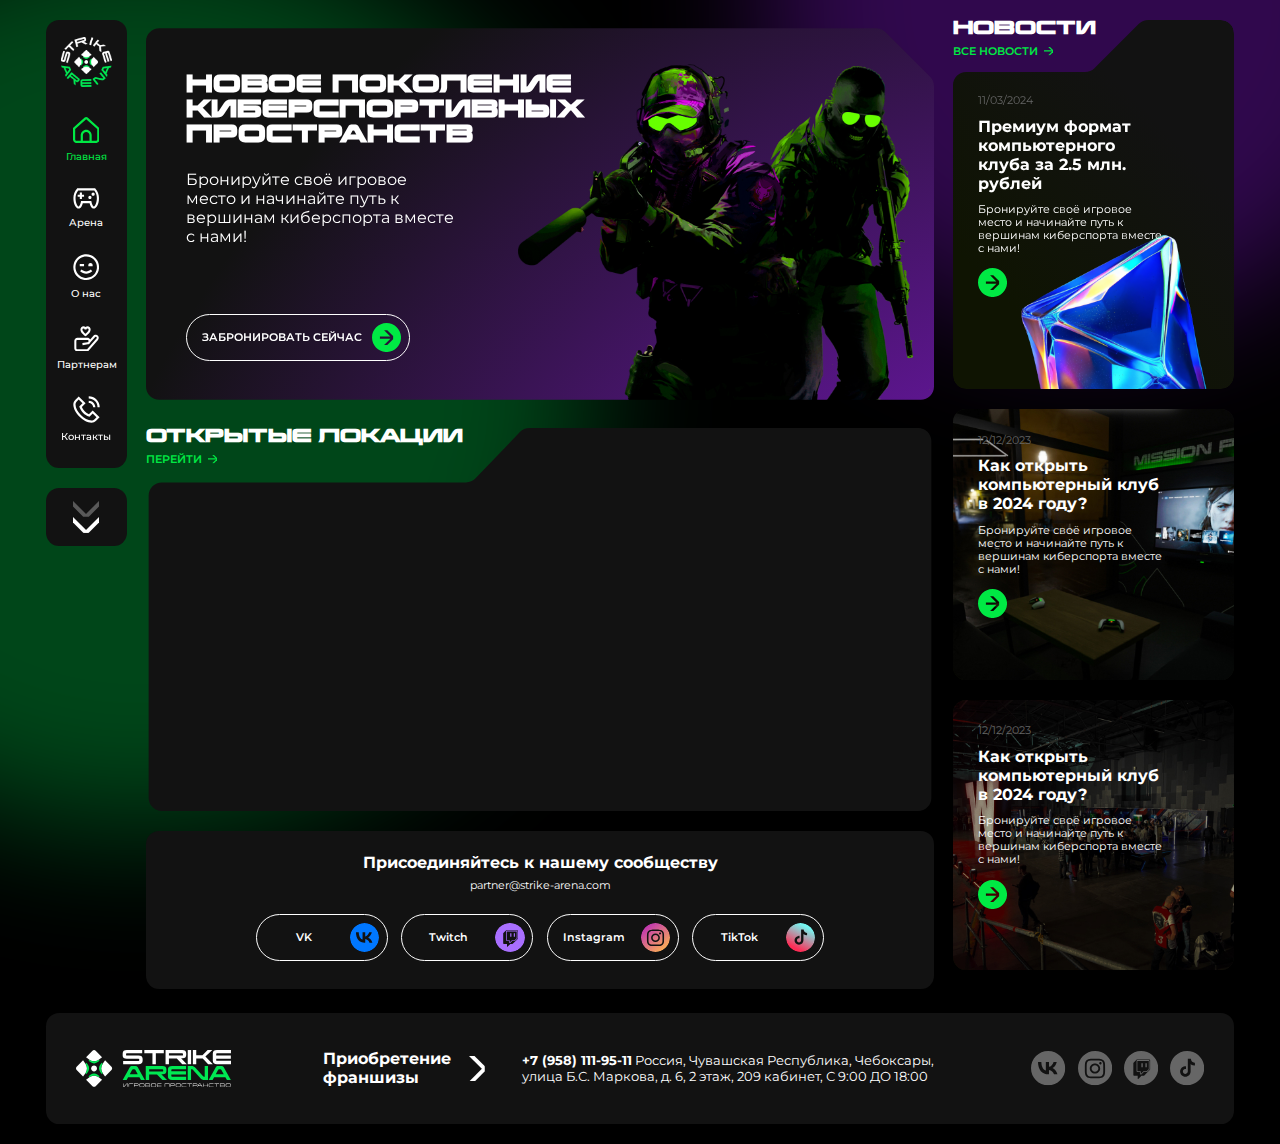
<file: index.html>
<!DOCTYPE html>
<html lang="ru">
	<head>
		<meta http-equiv="Content-Type" content="text/html; charset=utf-8">

		<!-- Adapting the page for mobile devices -->
		<meta name="viewport" content="width=device-width, initial-scale=1, maximum-scale=1">

		<!-- Prohibition of phone number recognition -->
		<meta name="format-detection" content="telephone=no">
		<meta name="SKYPE_TOOLBAR" content ="SKYPE_TOOLBAR_PARSER_COMPATIBLE">

		<!-- Page title -->
		<title>Заголовок страницы</title>

		<!-- Meta description -->
		<meta name="description" content="">

		<!-- Meta Keywords -->
		<meta name="keywords" content="">

		<!-- Changing the color of the mobile browser panel -->
		<meta name="msapplication-TileColor" content="#000">
		<meta name="theme-color" content="#000">

		<!-- Connecting fonts from Google -->
		<link rel="preconnect" href="https://fonts.googleapis.com">
		<link rel="preconnect" href="https://fonts.gstatic.com" crossorigin>
		<link href="https://fonts.googleapis.com/css2?family=Montserrat:ital,wght@0,100..900;1,100..900&display=swap" rel="stylesheet">

		<!-- Connecting style files -->
		<link rel="stylesheet" href="css/swiper-bundle.min.css" async>
		<link rel="stylesheet" href="css/swiper.css" async>
		<link rel="stylesheet" href="css/fancybox.css" async>
		<link rel="stylesheet" href="css/styles.css" async>

		<link rel="stylesheet" href="css/response_1899.css" media="print, (max-width: 1899px)" async>
		<link rel="stylesheet" href="css/response_1439.css" media="print, (max-width: 1439px)" async>
		<link rel="stylesheet" href="css/response_1279.css" media="print, (max-width: 1279px)" async>
		<link rel="stylesheet" href="css/response_1023.css" media="print, (max-width: 1023px)" async>
		<link rel="stylesheet" href="css/response_767.css" media="print, (max-width: 767px)" async>
		<link rel="stylesheet" href="css/response_479.css" media="(max-width: 479px)" async>
	</head>

	<body>
		<div class="wrap">
			<div class="main">
				<section class="content_flex">
					<div class="cont row">
						<section class="fixed_panel">
							<div class="sticky">
								<div class="data">
									<div class="logo">
										<img src="images/logo.png" alt="">
									</div>

									<div class="menu">
										<div><a class="active">
											<svg class="icon icon1"><use xlink:href="images/sprite.svg#ic_menu_home"></use></svg>
											<div>Главная</div>
										</a></div>

										<div><a href="/">
											<svg class="icon icon2"><use xlink:href="images/sprite.svg#ic_menu_arena"></use></svg>
											<div>Арена</div>
										</a></div>

										<div><a href="/">
											<svg class="icon icon3"><use xlink:href="images/sprite.svg#ic_menu_about"></use></svg>
											<div>О нас</div>
										</a></div>

										<div><a href="/">
											<svg class="icon icon4"><use xlink:href="images/sprite.svg#ic_menu_partners"></use></svg>
											<div>Партнерам</div>
										</a></div>

										<div><a href="/">
											<svg class="icon icon5"><use xlink:href="images/sprite.svg#ic_menu_contacts"></use></svg>
											<div>Контакты</div>
										</a></div>
									</div>

									<button class="mob_menu_btn">
										<span></span>
									</button>
								</div>

								<div class="arrow">
									<img src="images/ic_arrows_ver.svg" alt="" loading="lazy">
								</div>
							</div>
						</section>


						<section class="content">
							<section class="first_section block">
								<div class="data">
									<div class="title">НОВОЕ ПОКОЛЕНИЕ КИБЕРСПОРТИВНЫХ ПРОСТРАНСТВ</div>

									<div class="desc">Бронируйте своё игровое место и начинайте путь к вершинам киберспорта вместе с нами!</div>

									<button class="btn">
										<span>ЗАБРОНИРОВАТЬ СЕЙЧАС</span>
										<svg class="icon"><use xlink:href="images/sprite.svg#ic_arrow_link"></use></svg>
									</button>

									<img src="images/tmp/first_section_img.png" alt="" loading="lazy" class="img">
								</div>
							</section>


							<section class="open_locations block">
								<div class="head">
									<div class="block_title">ОТКРЫТЫЕ ЛОКАЦИИ</div>

									<div class="link">
										<a href="/">
											<span>перейти</span>
											<svg class="icon"><use xlink:href="images/sprite.svg#ic_arrow_hor"></use></svg>
										</a>
									</div>
								</div>

								<div class="map">
									<div id="map"></div>
								</div>
							</section>


							<section class="social_join block">
								<div class="title">Присоединяйтесь к нашему сообществу</div>

								<div class="email">
									<a href="mailto:partner@strike-arena.com">partner@strike-arena.com</a>
								</div>

								<div class="row">
									<div><a href="/" target="_blank" rel="noopener nofollow">
										<span>VK</span>
										<img src="images/ic_vk.svg" alt="" loading="lazy">
									</a></div>

									<div><a href="/" target="_blank" rel="noopener nofollow">
										<span>Twitch</span>
										<img src="images/ic_twitch.svg" alt="" loading="lazy">
									</a></div>

									<div><a href="/" target="_blank" rel="noopener nofollow">
										<span>Instagram</span>
										<img src="images/ic_instagram.svg" alt="" loading="lazy">
									</a></div>

									<div><a href="/" target="_blank" rel="noopener nofollow">
										<span>TikTok</span>
										<img src="images/ic_tiktok.svg" alt="" loading="lazy">
									</a></div>
								</div>
							</section>
						</section>


						<aside>
							<div class="articles">
								<div class="head">
									<div class="block_title">НОВОСТИ</div>

									<div class="all_link">
										<a href="/">
											<span>Все новости</span>
											<svg class="icon"><use xlink:href="images/sprite.svg#ic_arrow_hor"></use></svg>
										</a>
									</div>
								</div>

								<div class="list">
									<div class="article big">
										<div class="info">
											<div class="date">11/03/2024</div>

											<div class="name">
												<a href="/">Премиум формат компьютерного клуба за 2.5 млн. рублей </a>
											</div>

											<div class="desc">Бронируйте своё игровое место и начинайте путь к вершинам киберспорта вместе с нами!</div>

											<div class="link">
												<a href="/">
													<svg class="icon"><use xlink:href="images/sprite.svg#ic_arrow_link"></use></svg>
												</a>
											</div>
										</div>

										<div class="thumb">
											<img src="images/tmp/article_thumb0.png" alt="" loading="lazy">
										</div>
									</div>

									<div class="article">
										<div class="info">
											<div class="date">12/12/2023</div>

											<div class="name">
												<a href="/">Как открыть компьютерный клуб в 2024 году?</a>
											</div>

											<div class="desc">Бронируйте своё игровое место и начинайте путь к вершинам киберспорта вместе с нами!</div>

											<div class="link">
												<a href="/">
													<svg class="icon"><use xlink:href="images/sprite.svg#ic_arrow_link"></use></svg>
												</a>
											</div>
										</div>

										<div class="thumb">
											<img src="images/tmp/article_thumb1.jpg" alt="" loading="lazy">
										</div>
									</div>

									<div class="article">
										<div class="info">
											<div class="date">12/12/2023</div>

											<div class="name">
												<a href="/">Как открыть компьютерный клуб в 2024 году?</a>
											</div>

											<div class="desc">Бронируйте своё игровое место и начинайте путь к вершинам киберспорта вместе с нами!</div>

											<div class="link">
												<a href="/">
													<svg class="icon"><use xlink:href="images/sprite.svg#ic_arrow_link"></use></svg>
												</a>
											</div>
										</div>

										<div class="thumb">
											<img src="images/tmp/article_thumb2.jpg" alt="" loading="lazy">
										</div>
									</div>
								</div>
							</div>
						</aside>
					</div>
				</section>
			</div>


			<footer>
				<div class="cont">
					<div class="data">
						<div class="logo">
							<img src="images/logo.svg" alt="">
						</div>

						<a href="/" class="franchise_link">
							<span>Приобретение<br> франшизы</span>
							<svg class="icon"><use xlink:href="images/sprite.svg#ic_arr_hor"></use></svg>
						</a>

						<div class="contacts">
							<a href="tel:+79581119511" class="phone">+7 (958) 111-95-11</a> Россия, Чувашская Республика, Чебоксары, улица Б.С. Маркова, д. 6, 2 этаж, 209 кабинет, С 9:00 ДО 18:00
						</div>

						<div class="socials">
							<a href="/" target="_blank" rel="noopener nofollow">
								<svg class="icon"><use xlink:href="images/sprite.svg#ic_vk"></use></svg>
							</a>

							<a href="/" target="_blank" rel="noopener nofollow">
								<svg class="icon"><use xlink:href="images/sprite.svg#ic_instagram"></use></svg>
							</a>

							<a href="/" target="_blank" rel="noopener nofollow">
								<svg class="icon"><use xlink:href="images/sprite.svg#ic_twitch"></use></svg>
							</a>

							<a href="/" target="_blank" rel="noopener nofollow">
								<svg class="icon"><use xlink:href="images/sprite.svg#ic_tiktok"></use></svg>
							</a>
						</div>
					</div>
				</div>
			</footer>
		</div>


		<!-- Connecting javascript files -->
		<script src="js/jquery-3.6.3.min.js"></script>
		<script src="js/functions.js"></script>
		<script src="js/swiper-bundle.min.js"></script>
		<script src="js/fancybox.js"></script>
		<script src="js/imask.js"></script>
		<script src="js/scripts.js"></script>

		<!-- Yandex maps -->
		<script src="https://api-maps.yandex.ru/2.1.75/?apikey=d56c7473-49ea-4215-8d0a-5106518255c0&lang=ru_RU" type="text/javascript"></script>

		<script>
			document.addEventListener('DOMContentLoaded', function () {
				// Init map
				initMap()
			})
		</script>
	</body>
</html>
</file>
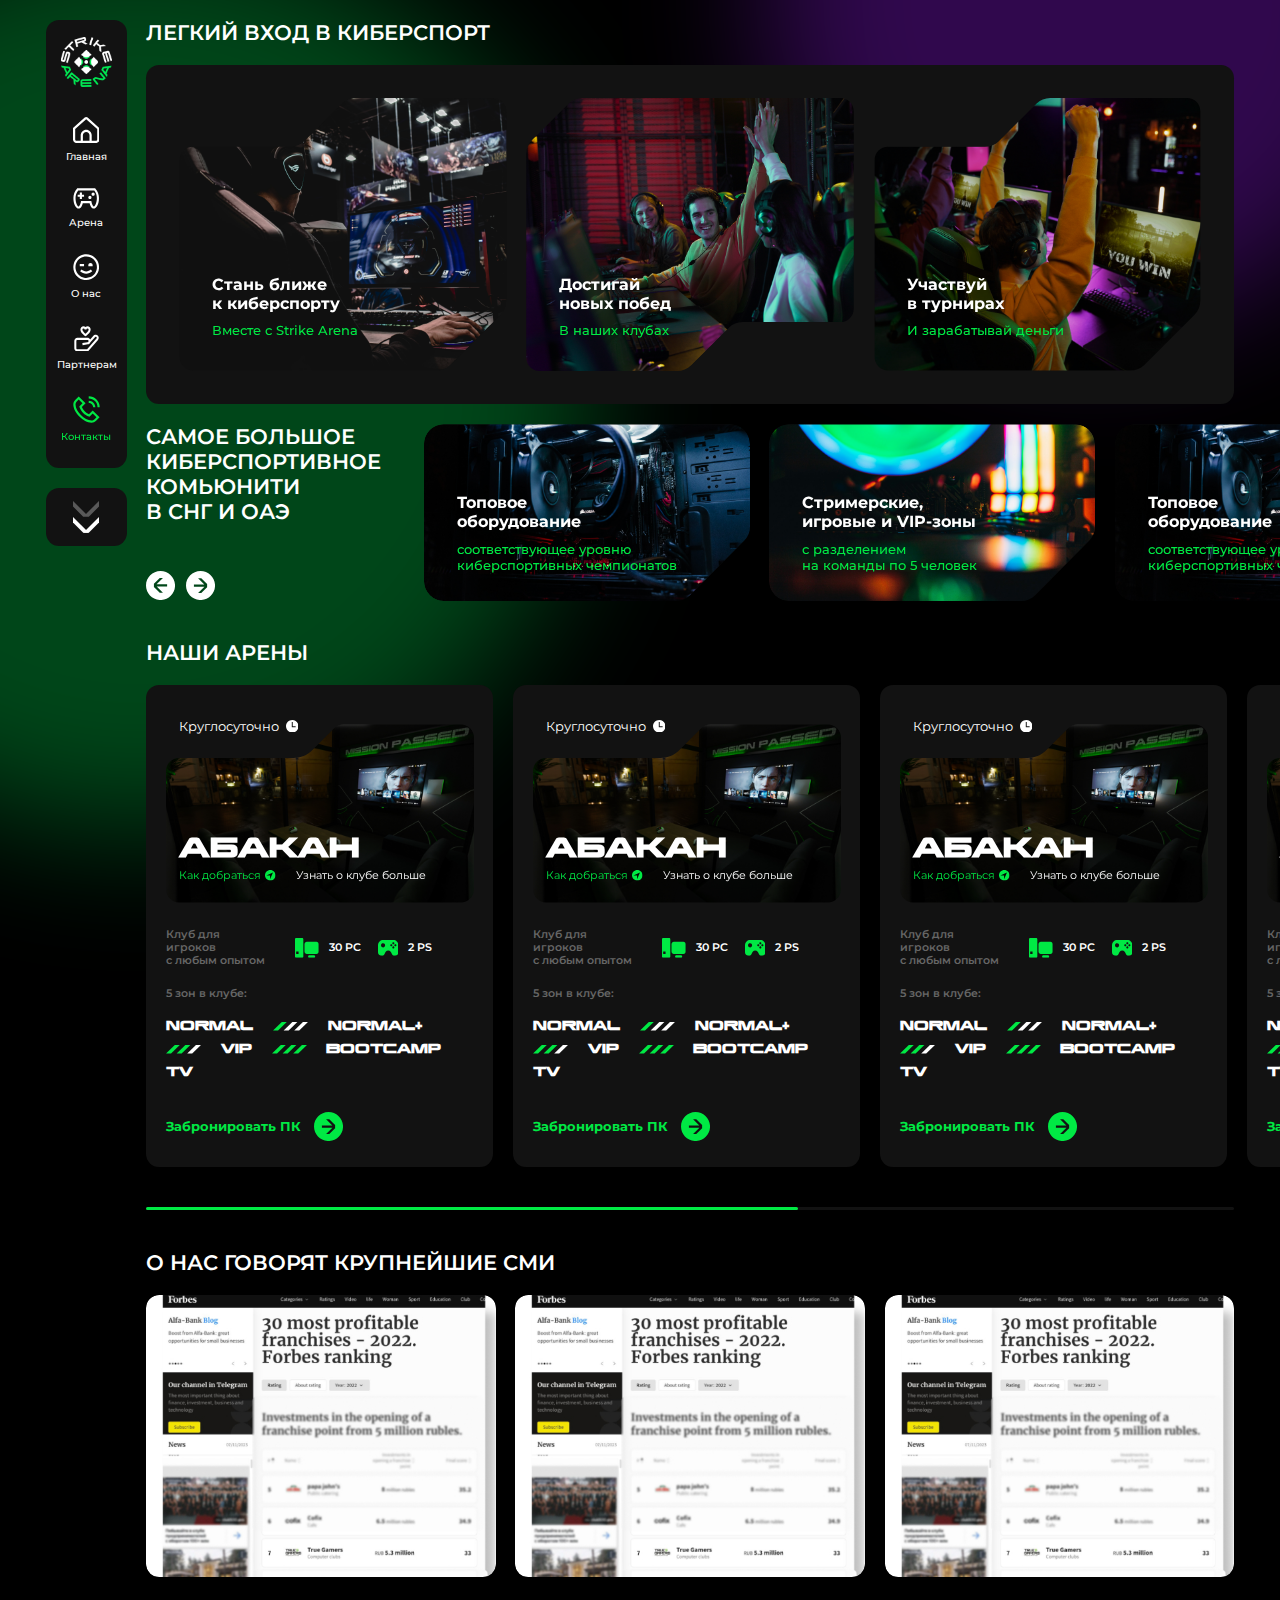
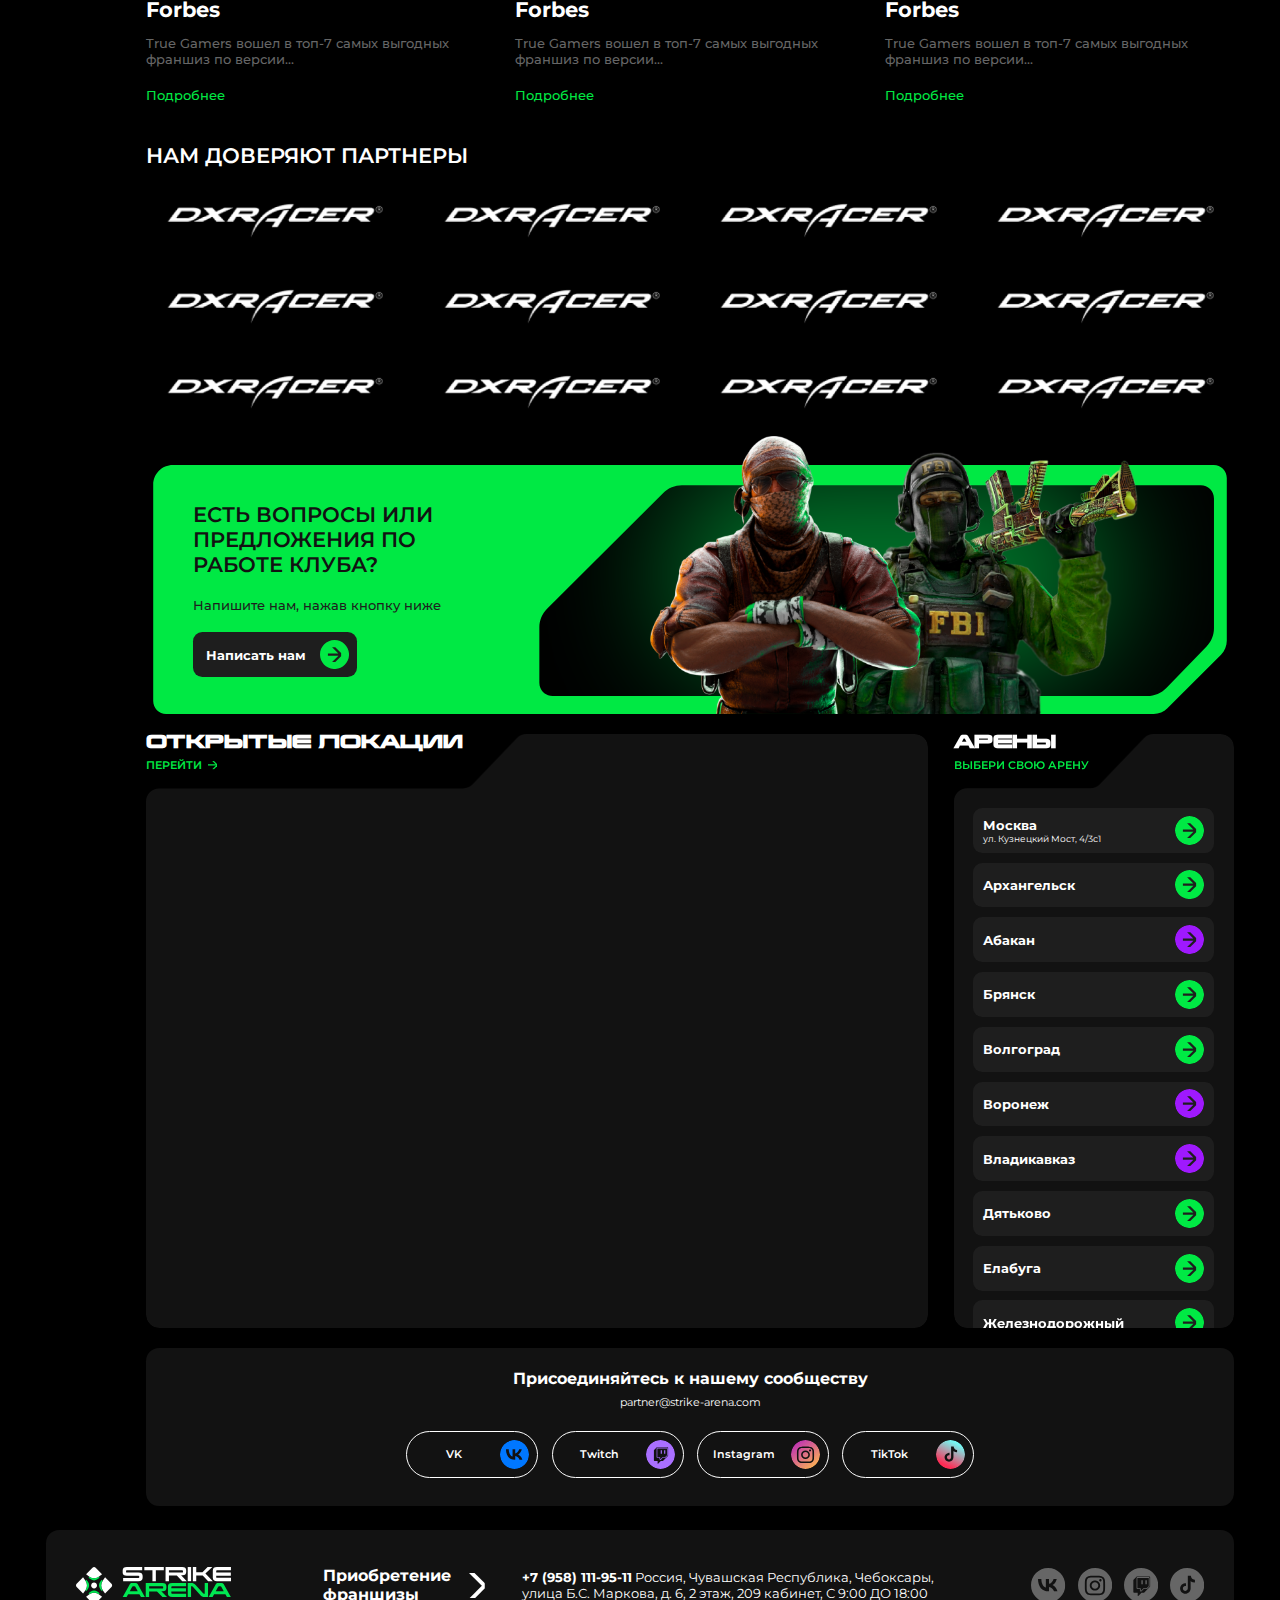
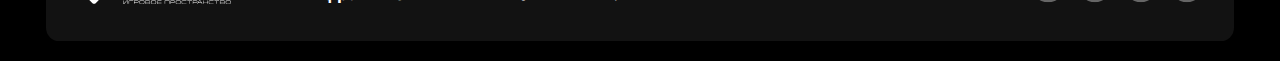
<file: about.html>
<!DOCTYPE html>
<html lang="ru">
	<head>
		<meta http-equiv="Content-Type" content="text/html; charset=utf-8">

		<!-- Adapting the page for mobile devices -->
		<meta name="viewport" content="width=device-width, initial-scale=1, maximum-scale=1">

		<!-- Prohibition of phone number recognition -->
		<meta name="format-detection" content="telephone=no">
		<meta name="SKYPE_TOOLBAR" content ="SKYPE_TOOLBAR_PARSER_COMPATIBLE">

		<!-- Page title -->
		<title>Заголовок страницы</title>

		<!-- Meta description -->
		<meta name="description" content="">

		<!-- Meta Keywords -->
		<meta name="keywords" content="">

		<!-- Changing the color of the mobile browser panel -->
		<meta name="msapplication-TileColor" content="#000">
		<meta name="theme-color" content="#000">

		<!-- Connecting fonts from Google -->
		<link rel="preconnect" href="https://fonts.googleapis.com">
		<link rel="preconnect" href="https://fonts.gstatic.com" crossorigin>
		<link href="https://fonts.googleapis.com/css2?family=Montserrat:ital,wght@0,100..900;1,100..900&display=swap" rel="stylesheet">

		<!-- Connecting style files -->
		<link rel="stylesheet" href="css/swiper-bundle.min.css" async>
		<link rel="stylesheet" href="css/swiper.css" async>
		<link rel="stylesheet" href="css/fancybox.css" async>
		<link rel="stylesheet" href="css/styles.css" async>

		<link rel="stylesheet" href="css/response_1899.css" media="print, (max-width: 1899px)" async>
		<link rel="stylesheet" href="css/response_1439.css" media="print, (max-width: 1439px)" async>
		<link rel="stylesheet" href="css/response_1279.css" media="print, (max-width: 1279px)" async>
		<link rel="stylesheet" href="css/response_1023.css" media="print, (max-width: 1023px)" async>
		<link rel="stylesheet" href="css/response_767.css" media="print, (max-width: 767px)" async>
		<link rel="stylesheet" href="css/response_479.css" media="(max-width: 479px)" async>
	</head>

	<body>
		<div class="wrap">
			<div class="main">
				<section class="content_flex">
					<div class="cont row">
						<section class="fixed_panel">
							<div class="sticky">
								<div class="data">
									<div class="logo">
										<img src="images/logo.png" alt="">
									</div>

									<div class="menu">
										<div><a href="/">
											<svg class="icon icon1"><use xlink:href="images/sprite.svg#ic_menu_home"></use></svg>
											<div>Главная</div>
										</a></div>

										<div><a href="/">
											<svg class="icon icon2"><use xlink:href="images/sprite.svg#ic_menu_arena"></use></svg>
											<div>Арена</div>
										</a></div>

										<div><a href="/">
											<svg class="icon icon3"><use xlink:href="images/sprite.svg#ic_menu_about"></use></svg>
											<div>О нас</div>
										</a></div>

										<div><a href="/">
											<svg class="icon icon4"><use xlink:href="images/sprite.svg#ic_menu_partners"></use></svg>
											<div>Партнерам</div>
										</a></div>

										<div><a class="active">
											<svg class="icon icon5"><use xlink:href="images/sprite.svg#ic_menu_contacts"></use></svg>
											<div>Контакты</div>
										</a></div>
									</div>

									<button class="mob_menu_btn">
										<span></span>
									</button>
								</div>

								<div class="arrow">
									<img src="images/ic_arrows_ver.svg" alt="" loading="lazy">
								</div>
							</div>
						</section>


						<section class="content big_w">
							<section class="about_info block">
								<div class="block_title">ЛЕГКИЙ ВХОД В КИБЕРСПОРТ</div>

								<div class="data">
									<div class="row">
										<div class="item">
											<div class="name">Стань ближе<br> к киберспорту</div>

											<div class="desc">Вместе с Strike Arena</div>

											<div class="thumb">
												<img src="images/tmp/about_info_thumb1.png" alt="" loading="lazy">
											</div>
										</div>

										<div class="item">
											<div class="name">Достигай<br> новых побед</div>

											<div class="desc">В наших клубах</div>

											<div class="thumb">
												<img src="images/tmp/about_info_thumb2.png" alt="" loading="lazy">
											</div>
										</div>

										<div class="item">
											<div class="name">Участвуй<br> в турнирах</div>

											<div class="desc">И зарабатывай деньги</div>

											<div class="thumb">
												<img src="images/tmp/about_info_thumb3.png" alt="" loading="lazy">
											</div>
										</div>
									</div>
								</div>
							</section>


							<section class="community block big_m">
								<div class="row">
									<div class="block_title">САМОЕ БОЛЬШОЕ КИБЕРСПОРТИВНОЕ КОМЬЮНИТИ<br> В СНГ И ОАЭ</div>

									<div class="swiper">
										<div class="swiper-wrapper">
											<div class="swiper-slide">
												<div class="item">
													<div class="name">Топовое<br> оборудование</div>

													<div class="desc">соответствующее уровню киберспортивных чемпионатов</div>

													<div class="thumb">
														<img src="images/tmp/community_thumb1.png" alt="" loading="lazy">
													</div>
												</div>
											</div>

											<div class="swiper-slide">
												<div class="item">
													<div class="name">Стримерские,<br> игровые и VIP-зоны</div>

													<div class="desc">с разделением<br> на команды по 5 человек</div>

													<div class="thumb">
														<img src="images/tmp/community_thumb2.png" alt="" loading="lazy">
													</div>
												</div>
											</div>

											<div class="swiper-slide">
												<div class="item">
													<div class="name">Топовое<br> оборудование</div>

													<div class="desc">соответствующее уровню киберспортивных чемпионатов</div>

													<div class="thumb">
														<img src="images/tmp/community_thumb1.png" alt="" loading="lazy">
													</div>
												</div>
											</div>

											<div class="swiper-slide">
												<div class="item">
													<div class="name">Стримерские,<br> игровые и VIP-зоны</div>

													<div class="desc">с разделением<br> на команды по 5 человек</div>

													<div class="thumb">
														<img src="images/tmp/community_thumb2.png" alt="" loading="lazy">
													</div>
												</div>
											</div>
										</div>

										<div class="swiper-button-prev">
											<svg class="icon"><use xlink:href="images/sprite.svg#ic_arrow_link"></use></svg>
										</div>

										<div class="swiper-button-next">
											<svg class="icon"><use xlink:href="images/sprite.svg#ic_arrow_link"></use></svg>
										</div>
									</div>
								</div>
							</section>


							<section class="our_arenas block big_m">
								<div class="block_title">НАШИ АРЕНЫ</div>

								<div class="swiper">
									<div class="swiper-wrapper">
										<div class="swiper-slide">
											<div class="item">
												<div class="time">
													<span>Круглосуточно</span>
													<svg class="icon"><use xlink:href="images/sprite.svg#ic_time"></use></svg>
												</div>

												<div class="thumb">
													<img src="images/tmp/our_arenas_thumb.png" alt="" loading="lazy">

													<div class="info">
														<div class="name">АБАКАН</div>

														<div class="links">
															<div class="path">
																<a href="/">
																	<span>Как добраться</span>
																	<svg class="icon"><use xlink:href="images/sprite.svg#ic_path"></use></svg>
																</a>
															</div>

															<div class="link">
																<a href="/">Узнать о клубе больше</a>
															</div>
														</div>
													</div>
												</div>

												<div class="types">
													<div class="label">Клуб для игроков<br> с любым опытом</div>

													<div class="vals">
														<div class="pc">
															<svg class="icon"><use xlink:href="images/sprite.svg#ic_pc"></use></svg>
															<span>30 PC</span>
														</div>

														<div class="ps">
															<svg class="icon"><use xlink:href="images/sprite.svg#ic_ps"></use></svg>
															<span>2 PS</span>
														</div>
													</div>
												</div>

												<div class="clubs">
													<div class="label">5 зон в клубе:</div>

													<div class="vals">
														<div>NORMAL</div>

														<img src="images/clubs_sep1.svg" alt="">

														<div>NORMAL+</div>

														<img src="images/clubs_sep2.svg" alt="">

														<div>VIP</div>

														<img src="images/clubs_sep3.svg" alt="">

														<div>BOOTCAMP</div>

														<div>TV</div>
													</div>
												</div>

												<button class="book_btn">
													<span>Забронировать ПК</span>
													<svg class="icon"><use xlink:href="images/sprite.svg#ic_arrow_link"></use></svg>
												</button>
											</div>
										</div>

										<div class="swiper-slide">
											<div class="item">
												<div class="time">
													<span>Круглосуточно</span>
													<svg class="icon"><use xlink:href="images/sprite.svg#ic_time"></use></svg>
												</div>

												<div class="thumb">
													<img src="images/tmp/our_arenas_thumb.png" alt="" loading="lazy">

													<div class="info">
														<div class="name">АБАКАН</div>

														<div class="links">
															<div class="path">
																<a href="/">
																	<span>Как добраться</span>
																	<svg class="icon"><use xlink:href="images/sprite.svg#ic_path"></use></svg>
																</a>
															</div>

															<div class="link">
																<a href="/">Узнать о клубе больше</a>
															</div>
														</div>
													</div>
												</div>

												<div class="types">
													<div class="label">Клуб для игроков<br> с любым опытом</div>

													<div class="vals">
														<div class="pc">
															<svg class="icon"><use xlink:href="images/sprite.svg#ic_pc"></use></svg>
															<span>30 PC</span>
														</div>

														<div class="ps">
															<svg class="icon"><use xlink:href="images/sprite.svg#ic_ps"></use></svg>
															<span>2 PS</span>
														</div>
													</div>
												</div>

												<div class="clubs">
													<div class="label">5 зон в клубе:</div>

													<div class="vals">
														<div>NORMAL</div>

														<img src="images/clubs_sep1.svg" alt="">

														<div>NORMAL+</div>

														<img src="images/clubs_sep2.svg" alt="">

														<div>VIP</div>

														<img src="images/clubs_sep3.svg" alt="">

														<div>BOOTCAMP</div>

														<div>TV</div>
													</div>
												</div>

												<button class="book_btn">
													<span>Забронировать ПК</span>
													<svg class="icon"><use xlink:href="images/sprite.svg#ic_arrow_link"></use></svg>
												</button>
											</div>
										</div>

										<div class="swiper-slide">
											<div class="item">
												<div class="time">
													<span>Круглосуточно</span>
													<svg class="icon"><use xlink:href="images/sprite.svg#ic_time"></use></svg>
												</div>

												<div class="thumb">
													<img src="images/tmp/our_arenas_thumb.png" alt="" loading="lazy">

													<div class="info">
														<div class="name">АБАКАН</div>

														<div class="links">
															<div class="path">
																<a href="/">
																	<span>Как добраться</span>
																	<svg class="icon"><use xlink:href="images/sprite.svg#ic_path"></use></svg>
																</a>
															</div>

															<div class="link">
																<a href="/">Узнать о клубе больше</a>
															</div>
														</div>
													</div>
												</div>

												<div class="types">
													<div class="label">Клуб для игроков<br> с любым опытом</div>

													<div class="vals">
														<div class="pc">
															<svg class="icon"><use xlink:href="images/sprite.svg#ic_pc"></use></svg>
															<span>30 PC</span>
														</div>

														<div class="ps">
															<svg class="icon"><use xlink:href="images/sprite.svg#ic_ps"></use></svg>
															<span>2 PS</span>
														</div>
													</div>
												</div>

												<div class="clubs">
													<div class="label">5 зон в клубе:</div>

													<div class="vals">
														<div>NORMAL</div>

														<img src="images/clubs_sep1.svg" alt="">

														<div>NORMAL+</div>

														<img src="images/clubs_sep2.svg" alt="">

														<div>VIP</div>

														<img src="images/clubs_sep3.svg" alt="">

														<div>BOOTCAMP</div>

														<div>TV</div>
													</div>
												</div>

												<button class="book_btn">
													<span>Забронировать ПК</span>
													<svg class="icon"><use xlink:href="images/sprite.svg#ic_arrow_link"></use></svg>
												</button>
											</div>
										</div>

										<div class="swiper-slide">
											<div class="item">
												<div class="time">
													<span>Круглосуточно</span>
													<svg class="icon"><use xlink:href="images/sprite.svg#ic_time"></use></svg>
												</div>

												<div class="thumb">
													<img src="images/tmp/our_arenas_thumb.png" alt="" loading="lazy">

													<div class="info">
														<div class="name">АБАКАН</div>

														<div class="links">
															<div class="path">
																<a href="/">
																	<span>Как добраться</span>
																	<svg class="icon"><use xlink:href="images/sprite.svg#ic_path"></use></svg>
																</a>
															</div>

															<div class="link">
																<a href="/">Узнать о клубе больше</a>
															</div>
														</div>
													</div>
												</div>

												<div class="types">
													<div class="label">Клуб для игроков<br> с любым опытом</div>

													<div class="vals">
														<div class="pc">
															<svg class="icon"><use xlink:href="images/sprite.svg#ic_pc"></use></svg>
															<span>30 PC</span>
														</div>

														<div class="ps">
															<svg class="icon"><use xlink:href="images/sprite.svg#ic_ps"></use></svg>
															<span>2 PS</span>
														</div>
													</div>
												</div>

												<div class="clubs">
													<div class="label">5 зон в клубе:</div>

													<div class="vals">
														<div>NORMAL</div>

														<img src="images/clubs_sep1.svg" alt="">

														<div>NORMAL+</div>

														<img src="images/clubs_sep2.svg" alt="">

														<div>VIP</div>

														<img src="images/clubs_sep3.svg" alt="">

														<div>BOOTCAMP</div>

														<div>TV</div>
													</div>
												</div>

												<button class="book_btn">
													<span>Забронировать ПК</span>
													<svg class="icon"><use xlink:href="images/sprite.svg#ic_arrow_link"></use></svg>
												</button>
											</div>
										</div>

										<div class="swiper-slide">
											<div class="item">
												<div class="time">
													<span>Круглосуточно</span>
													<svg class="icon"><use xlink:href="images/sprite.svg#ic_time"></use></svg>
												</div>

												<div class="thumb">
													<img src="images/tmp/our_arenas_thumb.png" alt="" loading="lazy">

													<div class="info">
														<div class="name">АБАКАН</div>

														<div class="links">
															<div class="path">
																<a href="/">
																	<span>Как добраться</span>
																	<svg class="icon"><use xlink:href="images/sprite.svg#ic_path"></use></svg>
																</a>
															</div>

															<div class="link">
																<a href="/">Узнать о клубе больше</a>
															</div>
														</div>
													</div>
												</div>

												<div class="types">
													<div class="label">Клуб для игроков<br> с любым опытом</div>

													<div class="vals">
														<div class="pc">
															<svg class="icon"><use xlink:href="images/sprite.svg#ic_pc"></use></svg>
															<span>30 PC</span>
														</div>

														<div class="ps">
															<svg class="icon"><use xlink:href="images/sprite.svg#ic_ps"></use></svg>
															<span>2 PS</span>
														</div>
													</div>
												</div>

												<div class="clubs">
													<div class="label">5 зон в клубе:</div>

													<div class="vals">
														<div>NORMAL</div>

														<img src="images/clubs_sep1.svg" alt="">

														<div>NORMAL+</div>

														<img src="images/clubs_sep2.svg" alt="">

														<div>VIP</div>

														<img src="images/clubs_sep3.svg" alt="">

														<div>BOOTCAMP</div>

														<div>TV</div>
													</div>
												</div>

												<button class="book_btn">
													<span>Забронировать ПК</span>
													<svg class="icon"><use xlink:href="images/sprite.svg#ic_arrow_link"></use></svg>
												</button>
											</div>
										</div>
									</div>

									<div class="swiper-scrollbar"></div>
								</div>
							</section>


							<section class="media block big_m">
								<div class="block_title">О НАС ГОВОРЯТ КРУПНЕЙШИЕ СМИ</div>

								<div class="row">
									<div class="item">
										<a href="/" class="thumb">
											<img src="images/tmp/media_thumb.jpg" alt="" loading="lazy">
										</a>

										<div class="name">
											<a href="/">Forbes</a>
										</div>

										<div class="desc">True Gamers вошел в топ-7 самых выгодных франшиз по версии...</div>

										<div class="link">
											<a href="/">Подробнее</a>
										</div>
									</div>

									<div class="item">
										<a href="/" class="thumb">
											<img src="images/tmp/media_thumb.jpg" alt="" loading="lazy">
										</a>

										<div class="name">
											<a href="/">Forbes</a>
										</div>

										<div class="desc">True Gamers вошел в топ-7 самых выгодных франшиз по версии...</div>

										<div class="link">
											<a href="/">Подробнее</a>
										</div>
									</div>

									<div class="item">
										<a href="/" class="thumb">
											<img src="images/tmp/media_thumb.jpg" alt="" loading="lazy">
										</a>

										<div class="name">
											<a href="/">Forbes</a>
										</div>

										<div class="desc">True Gamers вошел в топ-7 самых выгодных франшиз по версии...</div>

										<div class="link">
											<a href="/">Подробнее</a>
										</div>
									</div>
								</div>
							</section>


							<section class="partners block">
								<div class="block_title">НАМ ДОВЕРЯЮТ ПАРТНЕРЫ</div>

								<div class="row">
									<div class="item">
										<img src="images/tmp/partner_logo.png" alt="">
									</div>

									<div class="item">
										<img src="images/tmp/partner_logo.png" alt="">
									</div>

									<div class="item">
										<img src="images/tmp/partner_logo.png" alt="">
									</div>

									<div class="item">
										<img src="images/tmp/partner_logo.png" alt="">
									</div>

									<div class="item">
										<img src="images/tmp/partner_logo.png" alt="">
									</div>

									<div class="item">
										<img src="images/tmp/partner_logo.png" alt="">
									</div>

									<div class="item">
										<img src="images/tmp/partner_logo.png" alt="">
									</div>

									<div class="item">
										<img src="images/tmp/partner_logo.png" alt="">
									</div>

									<div class="item">
										<img src="images/tmp/partner_logo.png" alt="">
									</div>

									<div class="item">
										<img src="images/tmp/partner_logo.png" alt="">
									</div>

									<div class="item">
										<img src="images/tmp/partner_logo.png" alt="">
									</div>

									<div class="item">
										<img src="images/tmp/partner_logo.png" alt="">
									</div>
								</div>
							</section>


							<section class="action_block block">
								<div class="data">
									<div class="title">ЕСТЬ ВОПРОСЫ ИЛИ ПРЕДЛОЖЕНИЯ ПО РАБОТЕ КЛУБА?</div>

									<div class="desc">Напишите нам, нажав кнопку ниже</div>

									<button class="btn">
										<span>Написать нам</span>
										<svg class="icon"><use xlink:href="images/sprite.svg#ic_arrow_link"></use></svg>
									</button>
								</div>

								<div class="bg_img"></div>

								<img src="images/tmp/action_block_img.png" alt="" class="img" loading="lazy">

								<div class="bg"></div>
							</section>


							<section class="content_flex row">
								<section class="content block">
									<section class="open_locations">
										<div class="head">
											<div class="block_title">ОТКРЫТЫЕ ЛОКАЦИИ</div>

											<div class="link">
												<a href="/">
													<span>перейти</span>
													<svg class="icon"><use xlink:href="images/sprite.svg#ic_arrow_hor"></use></svg>
												</a>
											</div>
										</div>

										<div class="map big">
											<div id="map"></div>
										</div>
									</section>
								</section>


								<aside class="block">
									<div class="arenas">
										<div class="head">
											<div class="block_title">АРЕНЫ</div>

											<div class="block_desc">Выбери свою арену</div>
										</div>

										<div class="list">
											<div class="scroll">
												<div class="arena green">
													<div>
														<div class="city">Москва</div>

														<div class="address">ул. Кузнецкий Мост, 4/3с1</div>
													</div>

													<svg class="icon"><use xlink:href="images/sprite.svg#ic_arrow_link"></use></svg>
												</div>

												<div class="arena green">
													<div>
														<div class="city">Архангельск</div>
													</div>

													<svg class="icon"><use xlink:href="images/sprite.svg#ic_arrow_link"></use></svg>
												</div>

												<div class="arena violet">
													<div>
														<div class="city">Абакан</div>
													</div>

													<svg class="icon"><use xlink:href="images/sprite.svg#ic_arrow_link"></use></svg>
												</div>

												<div class="arena green">
													<div>
														<div class="city">Брянск</div>
													</div>

													<svg class="icon"><use xlink:href="images/sprite.svg#ic_arrow_link"></use></svg>
												</div>

												<div class="arena green">
													<div>
														<div class="city">Волгоград</div>
													</div>

													<svg class="icon"><use xlink:href="images/sprite.svg#ic_arrow_link"></use></svg>
												</div>

												<div class="arena violet">
													<div>
														<div class="city">Воронеж</div>
													</div>

													<svg class="icon"><use xlink:href="images/sprite.svg#ic_arrow_link"></use></svg>
												</div>

												<div class="arena violet">
													<div>
														<div class="city">Владикавказ</div>
													</div>

													<svg class="icon"><use xlink:href="images/sprite.svg#ic_arrow_link"></use></svg>
												</div>

												<div class="arena green">
													<div>
														<div class="city">Дятьково</div>
													</div>

													<svg class="icon"><use xlink:href="images/sprite.svg#ic_arrow_link"></use></svg>
												</div>

												<div class="arena green">
													<div>
														<div class="city">Елабуга</div>
													</div>

													<svg class="icon"><use xlink:href="images/sprite.svg#ic_arrow_link"></use></svg>
												</div>

												<div class="arena green">
													<div>
														<div class="city">Железнодорожный</div>
													</div>

													<svg class="icon"><use xlink:href="images/sprite.svg#ic_arrow_link"></use></svg>
												</div>
											</div>
										</div>
									</div>
								</aside>
							</section>


							<section class="social_join block">
								<div class="title">Присоединяйтесь к нашему сообществу</div>

								<div class="email">
									<a href="mailto:partner@strike-arena.com">partner@strike-arena.com</a>
								</div>

								<div class="row">
									<div><a href="/" target="_blank" rel="noopener nofollow">
										<span>VK</span>
										<img src="images/ic_vk.svg" alt="" loading="lazy">
									</a></div>

									<div><a href="/" target="_blank" rel="noopener nofollow">
										<span>Twitch</span>
										<img src="images/ic_twitch.svg" alt="" loading="lazy">
									</a></div>

									<div><a href="/" target="_blank" rel="noopener nofollow">
										<span>Instagram</span>
										<img src="images/ic_instagram.svg" alt="" loading="lazy">
									</a></div>

									<div><a href="/" target="_blank" rel="noopener nofollow">
										<span>TikTok</span>
										<img src="images/ic_tiktok.svg" alt="" loading="lazy">
									</a></div>
								</div>
							</section>
						</section>
					</div>
				</section>
			</div>


			<footer>
				<div class="cont">
					<div class="data">
						<div class="logo">
							<img src="images/logo.svg" alt="">
						</div>

						<a href="/" class="franchise_link">
							<span>Приобретение<br> франшизы</span>
							<svg class="icon"><use xlink:href="images/sprite.svg#ic_arr_hor"></use></svg>
						</a>

						<div class="contacts">
							<a href="tel:+79581119511" class="phone">+7 (958) 111-95-11</a> Россия, Чувашская Республика, Чебоксары, улица Б.С. Маркова, д. 6, 2 этаж, 209 кабинет, С 9:00 ДО 18:00
						</div>

						<div class="socials">
							<a href="/" target="_blank" rel="noopener nofollow">
								<svg class="icon"><use xlink:href="images/sprite.svg#ic_vk"></use></svg>
							</a>

							<a href="/" target="_blank" rel="noopener nofollow">
								<svg class="icon"><use xlink:href="images/sprite.svg#ic_instagram"></use></svg>
							</a>

							<a href="/" target="_blank" rel="noopener nofollow">
								<svg class="icon"><use xlink:href="images/sprite.svg#ic_twitch"></use></svg>
							</a>

							<a href="/" target="_blank" rel="noopener nofollow">
								<svg class="icon"><use xlink:href="images/sprite.svg#ic_tiktok"></use></svg>
							</a>
						</div>
					</div>
				</div>
			</footer>
		</div>


		<!-- Connecting javascript files -->
		<script src="js/jquery-3.6.3.min.js"></script>
		<script src="js/functions.js"></script>
		<script src="js/swiper-bundle.min.js"></script>
		<script src="js/fancybox.js"></script>
		<script src="js/imask.js"></script>
		<script src="js/scripts.js"></script>

		<!-- Yandex maps -->
		<script src="https://api-maps.yandex.ru/2.1.75/?apikey=d56c7473-49ea-4215-8d0a-5106518255c0&lang=ru_RU" type="text/javascript"></script>

		<script>
			document.addEventListener('DOMContentLoaded', function () {
				// Init big map
				initBigMap()
			})
		</script>
	</body>
</html>
</file>
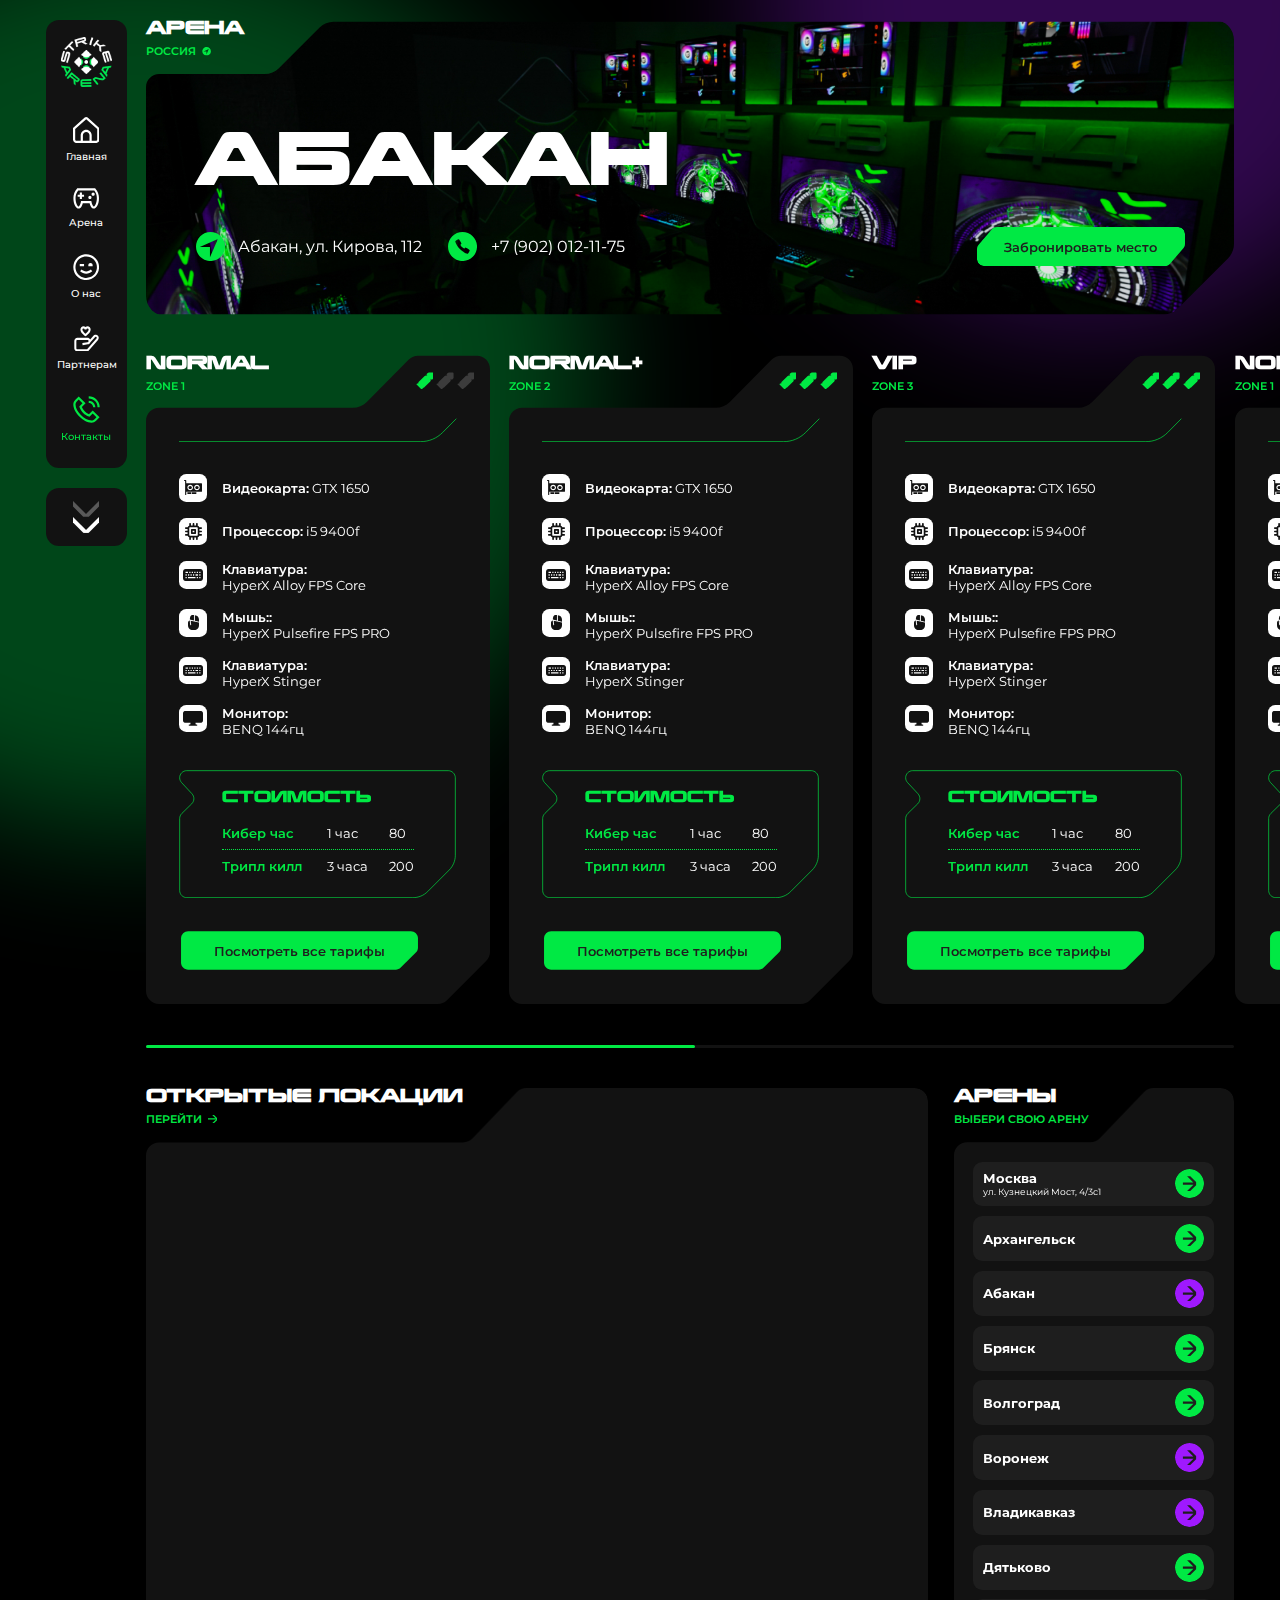
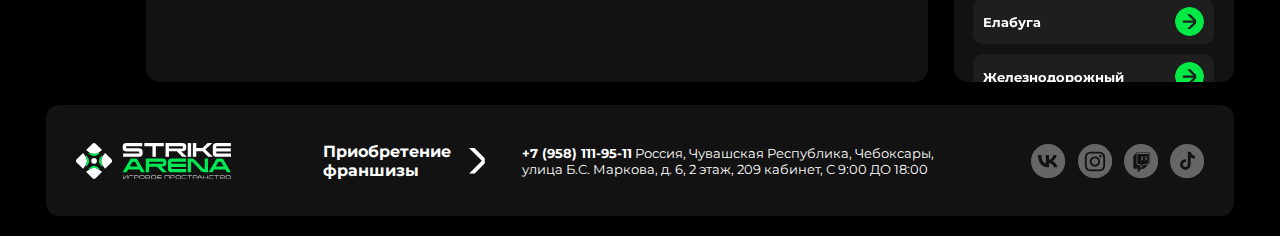
<file: arena.html>
<!DOCTYPE html>
<html lang="ru">
	<head>
		<meta http-equiv="Content-Type" content="text/html; charset=utf-8">

		<!-- Adapting the page for mobile devices -->
		<meta name="viewport" content="width=device-width, initial-scale=1, maximum-scale=1">

		<!-- Prohibition of phone number recognition -->
		<meta name="format-detection" content="telephone=no">
		<meta name="SKYPE_TOOLBAR" content ="SKYPE_TOOLBAR_PARSER_COMPATIBLE">

		<!-- Page title -->
		<title>Заголовок страницы</title>

		<!-- Meta description -->
		<meta name="description" content="">

		<!-- Meta Keywords -->
		<meta name="keywords" content="">

		<!-- Changing the color of the mobile browser panel -->
		<meta name="msapplication-TileColor" content="#000">
		<meta name="theme-color" content="#000">

		<!-- Connecting fonts from Google -->
		<link rel="preconnect" href="https://fonts.googleapis.com">
		<link rel="preconnect" href="https://fonts.gstatic.com" crossorigin>
		<link href="https://fonts.googleapis.com/css2?family=Montserrat:ital,wght@0,100..900;1,100..900&display=swap" rel="stylesheet">

		<!-- Connecting style files -->
		<link rel="stylesheet" href="css/swiper-bundle.min.css" async>
		<link rel="stylesheet" href="css/swiper.css" async>
		<link rel="stylesheet" href="css/fancybox.css" async>
		<link rel="stylesheet" href="css/styles.css" async>

		<link rel="stylesheet" href="css/response_1899.css" media="print, (max-width: 1899px)" async>
		<link rel="stylesheet" href="css/response_1439.css" media="print, (max-width: 1439px)" async>
		<link rel="stylesheet" href="css/response_1279.css" media="print, (max-width: 1279px)" async>
		<link rel="stylesheet" href="css/response_1023.css" media="print, (max-width: 1023px)" async>
		<link rel="stylesheet" href="css/response_767.css" media="print, (max-width: 767px)" async>
		<link rel="stylesheet" href="css/response_479.css" media="(max-width: 479px)" async>
	</head>

	<body>
		<div class="wrap">
			<div class="main">
				<section class="content_flex">
					<div class="cont row">
						<section class="fixed_panel">
							<div class="sticky">
								<div class="data">
									<div class="logo">
										<img src="images/logo.png" alt="">
									</div>

									<div class="menu">
										<div><a href="/">
											<svg class="icon icon1"><use xlink:href="images/sprite.svg#ic_menu_home"></use></svg>
											<div>Главная</div>
										</a></div>

										<div><a href="/">
											<svg class="icon icon2"><use xlink:href="images/sprite.svg#ic_menu_arena"></use></svg>
											<div>Арена</div>
										</a></div>

										<div><a href="/">
											<svg class="icon icon3"><use xlink:href="images/sprite.svg#ic_menu_about"></use></svg>
											<div>О нас</div>
										</a></div>

										<div><a href="/">
											<svg class="icon icon4"><use xlink:href="images/sprite.svg#ic_menu_partners"></use></svg>
											<div>Партнерам</div>
										</a></div>

										<div><a class="active">
											<svg class="icon icon5"><use xlink:href="images/sprite.svg#ic_menu_contacts"></use></svg>
											<div>Контакты</div>
										</a></div>
									</div>

									<button class="mob_menu_btn">
										<span></span>
									</button>
								</div>

								<div class="arrow">
									<img src="images/ic_arrows_ver.svg" alt="" loading="lazy">
								</div>
							</div>
						</section>


						<section class="content big_w">
							<section class="arena_info block big_m">
								<div class="head">
									<div class="block_title">АРЕНА</div>

									<div class="country">
										<span>Россия</span>
										<svg class="icon"><use xlink:href="images/sprite.svg#ic_path"></use></svg>
									</div>
								</div>

								<div class="data">
									<img src="images/tmp/arena_img.png" alt="" loading="lazy">

									<div class="name">АБАКАН</div>

									<div class="address">
										<svg class="icon"><use xlink:href="images/sprite.svg#ic_path"></use></svg>
										<span>Абакан, ул. Кирова, 112</span>
									</div>

									<div class="phone">
										<svg class="icon"><use xlink:href="images/sprite.svg#ic_phone2"></use></svg>
										<a href="tel:+79020121175">+7 (902) 012-11-75</a>
									</div>

									<button class="book_btn">
										<span>Забронировать место</span>
									</button>
								</div>
							</section>


							<section class="our_clubs block big_m">
								<div class="swiper">
									<div class="swiper-wrapper">
										<div class="swiper-slide">
											<div class="head">
												<div class="name">NORMAL</div>

												<div class="type">ZONE 1</div>
											</div>

											<div class="club">
												<div class="indicator">
													<svg class="green"><use xlink:href="images/sprite.svg#ic_club_zone"></use></svg>
													<svg><use xlink:href="images/sprite.svg#ic_club_zone"></use></svg>
													<svg><use xlink:href="images/sprite.svg#ic_club_zone"></use></svg>
												</div>

												<div class="features">
													<div>
														<div class="icon">
															<img src="images/ic_club_videocard.svg" alt="">
														</div>

														<div><b>Видеокарта:</b> GTX 1650</div>
													</div>

													<div>
														<div class="icon">
															<img src="images/ic_club_cpu.svg" alt="">
														</div>

														<div><b>Процессор:</b> i5 9400f</div>
													</div>

													<div>
														<div class="icon">
															<img src="images/ic_club_keyboard.svg" alt="">
														</div>

														<div><b>Клавиатура:</b><br> HyperX Alloy FPS Core</div>
													</div>

													<div>
														<div class="icon">
															<img src="images/ic_club_mouse.svg" alt="">
														</div>

														<div><b>Мышь::</b><br> HyperX Pulsefire FPS PRO</div>
													</div>

													<div>
														<div class="icon">
															<img src="images/ic_club_keyboard.svg" alt="">
														</div>

														<div><b>Клавиатура:</b><br> HyperX Stinger</div>
													</div>

													<div>
														<div class="icon">
															<img src="images/ic_club_display.svg" alt="">
														</div>

														<div><b>Монитор:</b><br> BENQ 144гц</div>
													</div>
												</div>

												<div class="price">
													<div class="title">СТОИМОСТЬ</div>

													<div class="item">
														<div class="label">Кибер час</div>

														<div class="time">1 час</div>

														<div class="val">80</div>
													</div>

													<div class="item">
														<div class="label">Трипл килл</div>

														<div class="time">3 часа</div>

														<div class="val">200</div>
													</div>
												</div>

												<div class="link">
													<a href="/">Посмотреть все тарифы</a>
												</div>
											</div>
										</div>

										<div class="swiper-slide">
											<div class="head">
												<div class="name">NORMAL+</div>

												<div class="type">ZONE 2</div>
											</div>

											<div class="club">
												<div class="indicator">
													<svg class="green"><use xlink:href="images/sprite.svg#ic_club_zone"></use></svg>
													<svg class="green"><use xlink:href="images/sprite.svg#ic_club_zone"></use></svg>
													<svg class="green"><use xlink:href="images/sprite.svg#ic_club_zone"></use></svg>
												</div>

												<div class="features">
													<div>
														<div class="icon">
															<img src="images/ic_club_videocard.svg" alt="">
														</div>

														<div><b>Видеокарта:</b> GTX 1650</div>
													</div>

													<div>
														<div class="icon">
															<img src="images/ic_club_cpu.svg" alt="">
														</div>

														<div><b>Процессор:</b> i5 9400f</div>
													</div>

													<div>
														<div class="icon">
															<img src="images/ic_club_keyboard.svg" alt="">
														</div>

														<div><b>Клавиатура:</b><br> HyperX Alloy FPS Core</div>
													</div>

													<div>
														<div class="icon">
															<img src="images/ic_club_mouse.svg" alt="">
														</div>

														<div><b>Мышь::</b><br> HyperX Pulsefire FPS PRO</div>
													</div>

													<div>
														<div class="icon">
															<img src="images/ic_club_keyboard.svg" alt="">
														</div>

														<div><b>Клавиатура:</b><br> HyperX Stinger</div>
													</div>

													<div>
														<div class="icon">
															<img src="images/ic_club_display.svg" alt="">
														</div>

														<div><b>Монитор:</b><br> BENQ 144гц</div>
													</div>
												</div>

												<div class="price">
													<div class="title">СТОИМОСТЬ</div>

													<div class="item">
														<div class="label">Кибер час</div>

														<div class="time">1 час</div>

														<div class="val">80</div>
													</div>

													<div class="item">
														<div class="label">Трипл килл</div>

														<div class="time">3 часа</div>

														<div class="val">200</div>
													</div>
												</div>

												<div class="link">
													<a href="/">Посмотреть все тарифы</a>
												</div>
											</div>
										</div>

										<div class="swiper-slide">
											<div class="head">
												<div class="name">VIP</div>

												<div class="type">ZONE 3</div>
											</div>

											<div class="club">
												<div class="indicator">
													<svg class="green"><use xlink:href="images/sprite.svg#ic_club_zone"></use></svg>
													<svg class="green"><use xlink:href="images/sprite.svg#ic_club_zone"></use></svg>
													<svg class="green"><use xlink:href="images/sprite.svg#ic_club_zone"></use></svg>
												</div>

												<div class="features">
													<div>
														<div class="icon">
															<img src="images/ic_club_videocard.svg" alt="">
														</div>

														<div><b>Видеокарта:</b> GTX 1650</div>
													</div>

													<div>
														<div class="icon">
															<img src="images/ic_club_cpu.svg" alt="">
														</div>

														<div><b>Процессор:</b> i5 9400f</div>
													</div>

													<div>
														<div class="icon">
															<img src="images/ic_club_keyboard.svg" alt="">
														</div>

														<div><b>Клавиатура:</b><br> HyperX Alloy FPS Core</div>
													</div>

													<div>
														<div class="icon">
															<img src="images/ic_club_mouse.svg" alt="">
														</div>

														<div><b>Мышь::</b><br> HyperX Pulsefire FPS PRO</div>
													</div>

													<div>
														<div class="icon">
															<img src="images/ic_club_keyboard.svg" alt="">
														</div>

														<div><b>Клавиатура:</b><br> HyperX Stinger</div>
													</div>

													<div>
														<div class="icon">
															<img src="images/ic_club_display.svg" alt="">
														</div>

														<div><b>Монитор:</b><br> BENQ 144гц</div>
													</div>
												</div>

												<div class="price">
													<div class="title">СТОИМОСТЬ</div>

													<div class="item">
														<div class="label">Кибер час</div>

														<div class="time">1 час</div>

														<div class="val">80</div>
													</div>

													<div class="item">
														<div class="label">Трипл килл</div>

														<div class="time">3 часа</div>

														<div class="val">200</div>
													</div>
												</div>

												<div class="link">
													<a href="/">Посмотреть все тарифы</a>
												</div>
											</div>
										</div>

										<div class="swiper-slide">
											<div class="head">
												<div class="name">NORMAL</div>

												<div class="type">ZONE 1</div>
											</div>

											<div class="club">
												<div class="indicator">
													<svg class="green"><use xlink:href="images/sprite.svg#ic_club_zone"></use></svg>
													<svg><use xlink:href="images/sprite.svg#ic_club_zone"></use></svg>
													<svg><use xlink:href="images/sprite.svg#ic_club_zone"></use></svg>
												</div>

												<div class="features">
													<div>
														<div class="icon">
															<img src="images/ic_club_videocard.svg" alt="">
														</div>

														<div><b>Видеокарта:</b> GTX 1650</div>
													</div>

													<div>
														<div class="icon">
															<img src="images/ic_club_cpu.svg" alt="">
														</div>

														<div><b>Процессор:</b> i5 9400f</div>
													</div>

													<div>
														<div class="icon">
															<img src="images/ic_club_keyboard.svg" alt="">
														</div>

														<div><b>Клавиатура:</b><br> HyperX Alloy FPS Core</div>
													</div>

													<div>
														<div class="icon">
															<img src="images/ic_club_mouse.svg" alt="">
														</div>

														<div><b>Мышь::</b><br> HyperX Pulsefire FPS PRO</div>
													</div>

													<div>
														<div class="icon">
															<img src="images/ic_club_keyboard.svg" alt="">
														</div>

														<div><b>Клавиатура:</b><br> HyperX Stinger</div>
													</div>

													<div>
														<div class="icon">
															<img src="images/ic_club_display.svg" alt="">
														</div>

														<div><b>Монитор:</b><br> BENQ 144гц</div>
													</div>
												</div>

												<div class="price">
													<div class="title">СТОИМОСТЬ</div>

													<div class="item">
														<div class="label">Кибер час</div>

														<div class="time">1 час</div>

														<div class="val">80</div>
													</div>

													<div class="item">
														<div class="label">Трипл килл</div>

														<div class="time">3 часа</div>

														<div class="val">200</div>
													</div>
												</div>

												<div class="link">
													<a href="/">Посмотреть все тарифы</a>
												</div>
											</div>
										</div>

										<div class="swiper-slide">
											<div class="head">
												<div class="name">NORMAL+</div>

												<div class="type">ZONE 2</div>
											</div>

											<div class="club">
												<div class="indicator">
													<svg class="green"><use xlink:href="images/sprite.svg#ic_club_zone"></use></svg>
													<svg class="green"><use xlink:href="images/sprite.svg#ic_club_zone"></use></svg>
													<svg class="green"><use xlink:href="images/sprite.svg#ic_club_zone"></use></svg>
												</div>

												<div class="features">
													<div>
														<div class="icon">
															<img src="images/ic_club_videocard.svg" alt="">
														</div>

														<div><b>Видеокарта:</b> GTX 1650</div>
													</div>

													<div>
														<div class="icon">
															<img src="images/ic_club_cpu.svg" alt="">
														</div>

														<div><b>Процессор:</b> i5 9400f</div>
													</div>

													<div>
														<div class="icon">
															<img src="images/ic_club_keyboard.svg" alt="">
														</div>

														<div><b>Клавиатура:</b><br> HyperX Alloy FPS Core</div>
													</div>

													<div>
														<div class="icon">
															<img src="images/ic_club_mouse.svg" alt="">
														</div>

														<div><b>Мышь::</b><br> HyperX Pulsefire FPS PRO</div>
													</div>

													<div>
														<div class="icon">
															<img src="images/ic_club_keyboard.svg" alt="">
														</div>

														<div><b>Клавиатура:</b><br> HyperX Stinger</div>
													</div>

													<div>
														<div class="icon">
															<img src="images/ic_club_display.svg" alt="">
														</div>

														<div><b>Монитор:</b><br> BENQ 144гц</div>
													</div>
												</div>

												<div class="price">
													<div class="title">СТОИМОСТЬ</div>

													<div class="item">
														<div class="label">Кибер час</div>

														<div class="time">1 час</div>

														<div class="val">80</div>
													</div>

													<div class="item">
														<div class="label">Трипл килл</div>

														<div class="time">3 часа</div>

														<div class="val">200</div>
													</div>
												</div>

												<div class="link">
													<a href="/">Посмотреть все тарифы</a>
												</div>
											</div>
										</div>

										<div class="swiper-slide">
											<div class="head">
												<div class="name">VIP</div>

												<div class="type">ZONE 3</div>
											</div>

											<div class="club">
												<div class="indicator">
													<svg class="green"><use xlink:href="images/sprite.svg#ic_club_zone"></use></svg>
													<svg class="green"><use xlink:href="images/sprite.svg#ic_club_zone"></use></svg>
													<svg class="green"><use xlink:href="images/sprite.svg#ic_club_zone"></use></svg>
												</div>

												<div class="features">
													<div>
														<div class="icon">
															<img src="images/ic_club_videocard.svg" alt="">
														</div>

														<div><b>Видеокарта:</b> GTX 1650</div>
													</div>

													<div>
														<div class="icon">
															<img src="images/ic_club_cpu.svg" alt="">
														</div>

														<div><b>Процессор:</b> i5 9400f</div>
													</div>

													<div>
														<div class="icon">
															<img src="images/ic_club_keyboard.svg" alt="">
														</div>

														<div><b>Клавиатура:</b><br> HyperX Alloy FPS Core</div>
													</div>

													<div>
														<div class="icon">
															<img src="images/ic_club_mouse.svg" alt="">
														</div>

														<div><b>Мышь::</b><br> HyperX Pulsefire FPS PRO</div>
													</div>

													<div>
														<div class="icon">
															<img src="images/ic_club_keyboard.svg" alt="">
														</div>

														<div><b>Клавиатура:</b><br> HyperX Stinger</div>
													</div>

													<div>
														<div class="icon">
															<img src="images/ic_club_display.svg" alt="">
														</div>

														<div><b>Монитор:</b><br> BENQ 144гц</div>
													</div>
												</div>

												<div class="price">
													<div class="title">СТОИМОСТЬ</div>

													<div class="item">
														<div class="label">Кибер час</div>

														<div class="time">1 час</div>

														<div class="val">80</div>
													</div>

													<div class="item">
														<div class="label">Трипл килл</div>

														<div class="time">3 часа</div>

														<div class="val">200</div>
													</div>
												</div>

												<div class="link">
													<a href="/">Посмотреть все тарифы</a>
												</div>
											</div>
										</div>
									</div>

									<div class="swiper-scrollbar"></div>
								</div>
							</section>


							<section class="content_flex row">
								<section class="content">
									<section class="open_locations">
										<div class="head">
											<div class="block_title">ОТКРЫТЫЕ ЛОКАЦИИ</div>

											<div class="link">
												<a href="/">
													<span>перейти</span>
													<svg class="icon"><use xlink:href="images/sprite.svg#ic_arrow_hor"></use></svg>
												</a>
											</div>
										</div>

										<div class="map big">
											<div id="map"></div>
										</div>
									</section>
								</section>


								<aside>
									<div class="arenas">
										<div class="head">
											<div class="block_title">АРЕНЫ</div>

											<div class="block_desc">Выбери свою арену</div>
										</div>

										<div class="list">
											<div class="scroll">
												<div class="arena green">
													<div>
														<div class="city">Москва</div>

														<div class="address">ул. Кузнецкий Мост, 4/3с1</div>
													</div>

													<svg class="icon"><use xlink:href="images/sprite.svg#ic_arrow_link"></use></svg>
												</div>

												<div class="arena green">
													<div>
														<div class="city">Архангельск</div>
													</div>

													<svg class="icon"><use xlink:href="images/sprite.svg#ic_arrow_link"></use></svg>
												</div>

												<div class="arena violet">
													<div>
														<div class="city">Абакан</div>
													</div>

													<svg class="icon"><use xlink:href="images/sprite.svg#ic_arrow_link"></use></svg>
												</div>

												<div class="arena green">
													<div>
														<div class="city">Брянск</div>
													</div>

													<svg class="icon"><use xlink:href="images/sprite.svg#ic_arrow_link"></use></svg>
												</div>

												<div class="arena green">
													<div>
														<div class="city">Волгоград</div>
													</div>

													<svg class="icon"><use xlink:href="images/sprite.svg#ic_arrow_link"></use></svg>
												</div>

												<div class="arena violet">
													<div>
														<div class="city">Воронеж</div>
													</div>

													<svg class="icon"><use xlink:href="images/sprite.svg#ic_arrow_link"></use></svg>
												</div>

												<div class="arena violet">
													<div>
														<div class="city">Владикавказ</div>
													</div>

													<svg class="icon"><use xlink:href="images/sprite.svg#ic_arrow_link"></use></svg>
												</div>

												<div class="arena green">
													<div>
														<div class="city">Дятьково</div>
													</div>

													<svg class="icon"><use xlink:href="images/sprite.svg#ic_arrow_link"></use></svg>
												</div>

												<div class="arena green">
													<div>
														<div class="city">Елабуга</div>
													</div>

													<svg class="icon"><use xlink:href="images/sprite.svg#ic_arrow_link"></use></svg>
												</div>

												<div class="arena green">
													<div>
														<div class="city">Железнодорожный</div>
													</div>

													<svg class="icon"><use xlink:href="images/sprite.svg#ic_arrow_link"></use></svg>
												</div>
											</div>
										</div>
									</div>
								</aside>
							</section>
						</section>
					</div>
				</section>
			</div>


			<footer>
				<div class="cont">
					<div class="data">
						<div class="logo">
							<img src="images/logo.svg" alt="">
						</div>

						<a href="/" class="franchise_link">
							<span>Приобретение<br> франшизы</span>
							<svg class="icon"><use xlink:href="images/sprite.svg#ic_arr_hor"></use></svg>
						</a>

						<div class="contacts">
							<a href="tel:+79581119511" class="phone">+7 (958) 111-95-11</a> Россия, Чувашская Республика, Чебоксары, улица Б.С. Маркова, д. 6, 2 этаж, 209 кабинет, С 9:00 ДО 18:00
						</div>

						<div class="socials">
							<a href="/" target="_blank" rel="noopener nofollow">
								<svg class="icon"><use xlink:href="images/sprite.svg#ic_vk"></use></svg>
							</a>

							<a href="/" target="_blank" rel="noopener nofollow">
								<svg class="icon"><use xlink:href="images/sprite.svg#ic_instagram"></use></svg>
							</a>

							<a href="/" target="_blank" rel="noopener nofollow">
								<svg class="icon"><use xlink:href="images/sprite.svg#ic_twitch"></use></svg>
							</a>

							<a href="/" target="_blank" rel="noopener nofollow">
								<svg class="icon"><use xlink:href="images/sprite.svg#ic_tiktok"></use></svg>
							</a>
						</div>
					</div>
				</div>
			</footer>
		</div>


		<!-- Connecting javascript files -->
		<script src="js/jquery-3.6.3.min.js"></script>
		<script src="js/functions.js"></script>
		<script src="js/swiper-bundle.min.js"></script>
		<script src="js/fancybox.js"></script>
		<script src="js/imask.js"></script>
		<script src="js/scripts.js"></script>

		<!-- Yandex maps -->
		<script src="https://api-maps.yandex.ru/2.1.75/?apikey=d56c7473-49ea-4215-8d0a-5106518255c0&lang=ru_RU" type="text/javascript"></script>

		<script>
			document.addEventListener('DOMContentLoaded', function () {
				// Init big map
				initBigMap()
			})
		</script>
	</body>
</html>
</file>
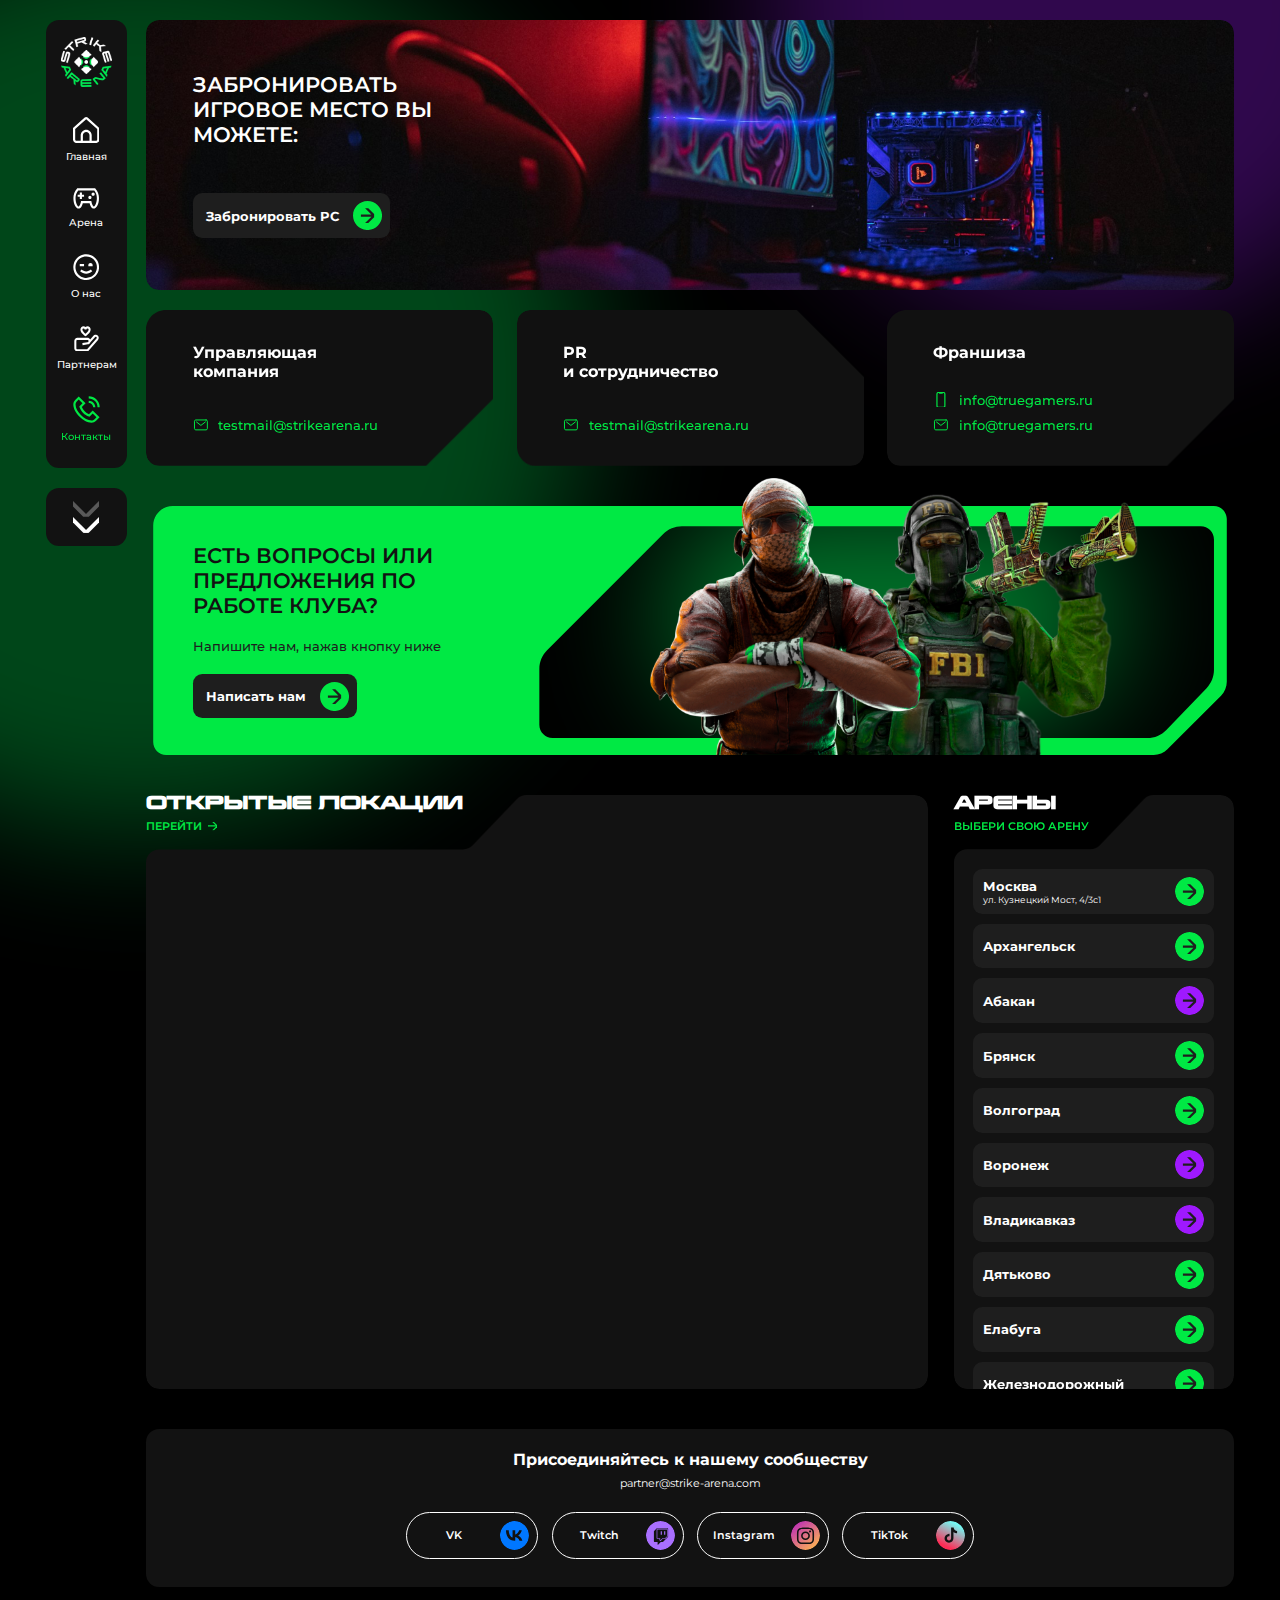
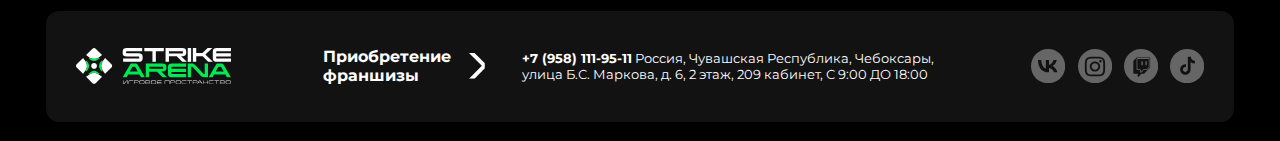
<file: contacts.html>
<!DOCTYPE html>
<html lang="ru">
	<head>
		<meta http-equiv="Content-Type" content="text/html; charset=utf-8">

		<!-- Adapting the page for mobile devices -->
		<meta name="viewport" content="width=device-width, initial-scale=1, maximum-scale=1">

		<!-- Prohibition of phone number recognition -->
		<meta name="format-detection" content="telephone=no">
		<meta name="SKYPE_TOOLBAR" content ="SKYPE_TOOLBAR_PARSER_COMPATIBLE">

		<!-- Page title -->
		<title>Заголовок страницы</title>

		<!-- Meta description -->
		<meta name="description" content="">

		<!-- Meta Keywords -->
		<meta name="keywords" content="">

		<!-- Changing the color of the mobile browser panel -->
		<meta name="msapplication-TileColor" content="#000">
		<meta name="theme-color" content="#000">

		<!-- Connecting fonts from Google -->
		<link rel="preconnect" href="https://fonts.googleapis.com">
		<link rel="preconnect" href="https://fonts.gstatic.com" crossorigin>
		<link href="https://fonts.googleapis.com/css2?family=Montserrat:ital,wght@0,100..900;1,100..900&display=swap" rel="stylesheet">

		<!-- Connecting style files -->
		<link rel="stylesheet" href="css/swiper-bundle.min.css" async>
		<link rel="stylesheet" href="css/swiper.css" async>
		<link rel="stylesheet" href="css/fancybox.css" async>
		<link rel="stylesheet" href="css/styles.css" async>

		<link rel="stylesheet" href="css/response_1899.css" media="print, (max-width: 1899px)" async>
		<link rel="stylesheet" href="css/response_1439.css" media="print, (max-width: 1439px)" async>
		<link rel="stylesheet" href="css/response_1279.css" media="print, (max-width: 1279px)" async>
		<link rel="stylesheet" href="css/response_1023.css" media="print, (max-width: 1023px)" async>
		<link rel="stylesheet" href="css/response_767.css" media="print, (max-width: 767px)" async>
		<link rel="stylesheet" href="css/response_479.css" media="(max-width: 479px)" async>
	</head>

	<body>
		<div class="wrap">
			<div class="main">
				<section class="content_flex">
					<div class="cont row">
						<section class="fixed_panel">
							<div class="sticky">
								<div class="data">
									<div class="logo">
										<img src="images/logo.png" alt="">
									</div>

									<div class="menu">
										<div><a href="/">
											<svg class="icon icon1"><use xlink:href="images/sprite.svg#ic_menu_home"></use></svg>
											<div>Главная</div>
										</a></div>

										<div><a href="/">
											<svg class="icon icon2"><use xlink:href="images/sprite.svg#ic_menu_arena"></use></svg>
											<div>Арена</div>
										</a></div>

										<div><a href="/">
											<svg class="icon icon3"><use xlink:href="images/sprite.svg#ic_menu_about"></use></svg>
											<div>О нас</div>
										</a></div>

										<div><a href="/">
											<svg class="icon icon4"><use xlink:href="images/sprite.svg#ic_menu_partners"></use></svg>
											<div>Партнерам</div>
										</a></div>

										<div><a class="active">
											<svg class="icon icon5"><use xlink:href="images/sprite.svg#ic_menu_contacts"></use></svg>
											<div>Контакты</div>
										</a></div>
									</div>

									<button class="mob_menu_btn">
										<span></span>
									</button>
								</div>

								<div class="arrow">
									<img src="images/ic_arrows_ver.svg" alt="" loading="lazy">
								</div>
							</div>
						</section>


						<section class="content big_w">
							<section class="book_space block">
								<div class="data">
									<div class="title">ЗАБРОНИРОВАТЬ ИГРОВОЕ МЕСТО ВЫ МОЖЕТЕ:</div>

									<button class="btn">
										<span>Забронировать PC</span>
										<svg class="icon"><use xlink:href="images/sprite.svg#ic_arrow_link"></use></svg>
									</button>
								</div>

								<img src="images/tmp/book_space_img.jpg" alt="" loading="lazy" class="img">
							</section>


							<section class="contacts_info block">
								<div class="row">
									<div class="section">
										<div class="title">Управляющая<br> компания</div>

										<div class="email">
											<a href="mailto:testmail@strikearena.ru">
												<svg class="icon"><use xlink:href="images/sprite.svg#ic_email"></use></svg>
												<span>testmail@strikearena.ru</span>
											</a>
										</div>
									</div>

									<div class="section">
										<div class="title">PR<br> и сотрудничество</div>

										<div class="email">
											<a href="mailto:testmail@strikearena.ru">
												<svg class="icon"><use xlink:href="images/sprite.svg#ic_email"></use></svg>
												<span>testmail@strikearena.ru</span>
											</a>
										</div>
									</div>

									<div class="section">
										<div class="title">Франшиза</div>

										<div class="email">
											<a href="mailto:info@truegamers.ru">
												<svg class="icon"><use xlink:href="images/sprite.svg#ic_phone"></use></svg>
												<span>info@truegamers.ru</span>
											</a>
										</div>

										<div class="email">
											<a href="mailto:info@truegamers.ru">
												<svg class="icon"><use xlink:href="images/sprite.svg#ic_email"></use></svg>
												<span>info@truegamers.ru</span>
											</a>
										</div>
									</div>
								</div>
							</section>


							<section class="action_block block big_m">
								<div class="data">
									<div class="title">ЕСТЬ ВОПРОСЫ ИЛИ ПРЕДЛОЖЕНИЯ ПО РАБОТЕ КЛУБА?</div>

									<div class="desc">Напишите нам, нажав кнопку ниже</div>

									<button class="btn modal_btn" data-modal="feedback_modal">
										<span>Написать нам</span>
										<svg class="icon"><use xlink:href="images/sprite.svg#ic_arrow_link"></use></svg>
									</button>
								</div>

								<div class="bg_img"></div>

								<img src="images/tmp/action_block_img.png" alt="" class="img" loading="lazy">

								<div class="bg"></div>
							</section>


							<section class="content_flex row block">
								<section class="content">
									<section class="open_locations">
										<div class="head">
											<div class="block_title">ОТКРЫТЫЕ ЛОКАЦИИ</div>

											<div class="link">
												<a href="/">
													<span>перейти</span>
													<svg class="icon"><use xlink:href="images/sprite.svg#ic_arrow_hor"></use></svg>
												</a>
											</div>
										</div>

										<div class="map big">
											<div id="map"></div>
										</div>
									</section>
								</section>


								<aside class="block">
									<div class="arenas">
										<div class="head">
											<div class="block_title">АРЕНЫ</div>

											<div class="block_desc">Выбери свою арену</div>
										</div>

										<div class="list">
											<div class="scroll">
												<div class="arena green">
													<div>
														<div class="city">Москва</div>

														<div class="address">ул. Кузнецкий Мост, 4/3с1</div>
													</div>

													<svg class="icon"><use xlink:href="images/sprite.svg#ic_arrow_link"></use></svg>
												</div>

												<div class="arena green">
													<div>
														<div class="city">Архангельск</div>
													</div>

													<svg class="icon"><use xlink:href="images/sprite.svg#ic_arrow_link"></use></svg>
												</div>

												<div class="arena violet">
													<div>
														<div class="city">Абакан</div>
													</div>

													<svg class="icon"><use xlink:href="images/sprite.svg#ic_arrow_link"></use></svg>
												</div>

												<div class="arena green">
													<div>
														<div class="city">Брянск</div>
													</div>

													<svg class="icon"><use xlink:href="images/sprite.svg#ic_arrow_link"></use></svg>
												</div>

												<div class="arena green">
													<div>
														<div class="city">Волгоград</div>
													</div>

													<svg class="icon"><use xlink:href="images/sprite.svg#ic_arrow_link"></use></svg>
												</div>

												<div class="arena violet">
													<div>
														<div class="city">Воронеж</div>
													</div>

													<svg class="icon"><use xlink:href="images/sprite.svg#ic_arrow_link"></use></svg>
												</div>

												<div class="arena violet">
													<div>
														<div class="city">Владикавказ</div>
													</div>

													<svg class="icon"><use xlink:href="images/sprite.svg#ic_arrow_link"></use></svg>
												</div>

												<div class="arena green">
													<div>
														<div class="city">Дятьково</div>
													</div>

													<svg class="icon"><use xlink:href="images/sprite.svg#ic_arrow_link"></use></svg>
												</div>

												<div class="arena green">
													<div>
														<div class="city">Елабуга</div>
													</div>

													<svg class="icon"><use xlink:href="images/sprite.svg#ic_arrow_link"></use></svg>
												</div>

												<div class="arena green">
													<div>
														<div class="city">Железнодорожный</div>
													</div>

													<svg class="icon"><use xlink:href="images/sprite.svg#ic_arrow_link"></use></svg>
												</div>
											</div>
										</div>
									</div>
								</aside>
							</section>


							<section class="social_join block">
								<div class="title">Присоединяйтесь к нашему сообществу</div>

								<div class="email">
									<a href="mailto:partner@strike-arena.com">partner@strike-arena.com</a>
								</div>

								<div class="row">
									<div><a href="/" target="_blank" rel="noopener nofollow">
										<span>VK</span>
										<img src="images/ic_vk.svg" alt="" loading="lazy">
									</a></div>

									<div><a href="/" target="_blank" rel="noopener nofollow">
										<span>Twitch</span>
										<img src="images/ic_twitch.svg" alt="" loading="lazy">
									</a></div>

									<div><a href="/" target="_blank" rel="noopener nofollow">
										<span>Instagram</span>
										<img src="images/ic_instagram.svg" alt="" loading="lazy">
									</a></div>

									<div><a href="/" target="_blank" rel="noopener nofollow">
										<span>TikTok</span>
										<img src="images/ic_tiktok.svg" alt="" loading="lazy">
									</a></div>
								</div>
							</section>
						</section>
					</div>
				</section>
			</div>


			<footer>
				<div class="cont">
					<div class="data">
						<div class="logo">
							<img src="images/logo.svg" alt="">
						</div>

						<a href="/" class="franchise_link">
							<span>Приобретение<br> франшизы</span>
							<svg class="icon"><use xlink:href="images/sprite.svg#ic_arr_hor"></use></svg>
						</a>

						<div class="contacts">
							<a href="tel:+79581119511" class="phone">+7 (958) 111-95-11</a> Россия, Чувашская Республика, Чебоксары, улица Б.С. Маркова, д. 6, 2 этаж, 209 кабинет, С 9:00 ДО 18:00
						</div>

						<div class="socials">
							<a href="/" target="_blank" rel="noopener nofollow">
								<svg class="icon"><use xlink:href="images/sprite.svg#ic_vk"></use></svg>
							</a>

							<a href="/" target="_blank" rel="noopener nofollow">
								<svg class="icon"><use xlink:href="images/sprite.svg#ic_instagram"></use></svg>
							</a>

							<a href="/" target="_blank" rel="noopener nofollow">
								<svg class="icon"><use xlink:href="images/sprite.svg#ic_twitch"></use></svg>
							</a>

							<a href="/" target="_blank" rel="noopener nofollow">
								<svg class="icon"><use xlink:href="images/sprite.svg#ic_tiktok"></use></svg>
							</a>
						</div>
					</div>
				</div>
			</footer>
		</div>


		<section class="modal" id="feedback_modal">
			<div class="modal_title">ЕСТЬ ВОПРОСЫ<br> ИЛИ ПРЕДЛОЖЕНИЯ ПО РАБОТЕ КЛУБОВ?</div>

			<div class="modal_desc">Напишите их в форме ниже</div>

			<div class="modal_data">
				<form action="" class="form">
					<div class="line">
						<div class="field">
							<select name="" data-placeholder="Выберете клуб">
								<option value="1">Вариант 1</option>
								<option value="2">Вариант 2</option>
								<option value="3">Вариант 3</option>
								<option value="4">Вариант 4</option>
							</select>

							<svg class="arr"><use xlink:href="images/sprite.svg#ic_arr_ver"></use></svg>
						</div>
					</div>

					<div class="line">
						<div class="field">
							<textarea name="" placeholder="Введите ваше сообщение"></textarea>
						</div>
					</div>

					<div class="line">
						<div class="field">
							<input type="tel" name="" value="" class="input" placeholder="Введите ваш телефон">
						</div>
					</div>

					<div class="line agree">
						<div class="field">
							<label class="checkbox">
								<input type="checkbox" name="agree">

								<div class="check"></div>

								<div>Согласие на обработку персональных данных</div>
							</label>
						</div>
					</div>

					<div class="submti">
						<button type="submit" class="submit_btn">
							<span>Отправить</span>
							<svg class="icon"><use xlink:href="images/sprite.svg#ic_arrow_link"></use></svg>
						</button>
					</div>
				</form>
			</div>

			<div class="bg"></div>
		</section>


		<!-- Connecting javascript files -->
		<script src="js/jquery-3.6.3.min.js"></script>
		<script src="js/functions.js"></script>
		<script src="js/swiper-bundle.min.js"></script>
		<script src="js/fancybox.js"></script>
		<script src="js/nice-select2.js"></script>
		<script src="js/imask.js"></script>
		<script src="js/scripts.js"></script>

		<!-- Yandex maps -->
		<script src="https://api-maps.yandex.ru/2.1.75/?apikey=d56c7473-49ea-4215-8d0a-5106518255c0&lang=ru_RU" type="text/javascript"></script>

		<script>
			document.addEventListener('DOMContentLoaded', function () {
				// Init big map
				initBigMap()
			})
		</script>
	</body>
</html>
</file>
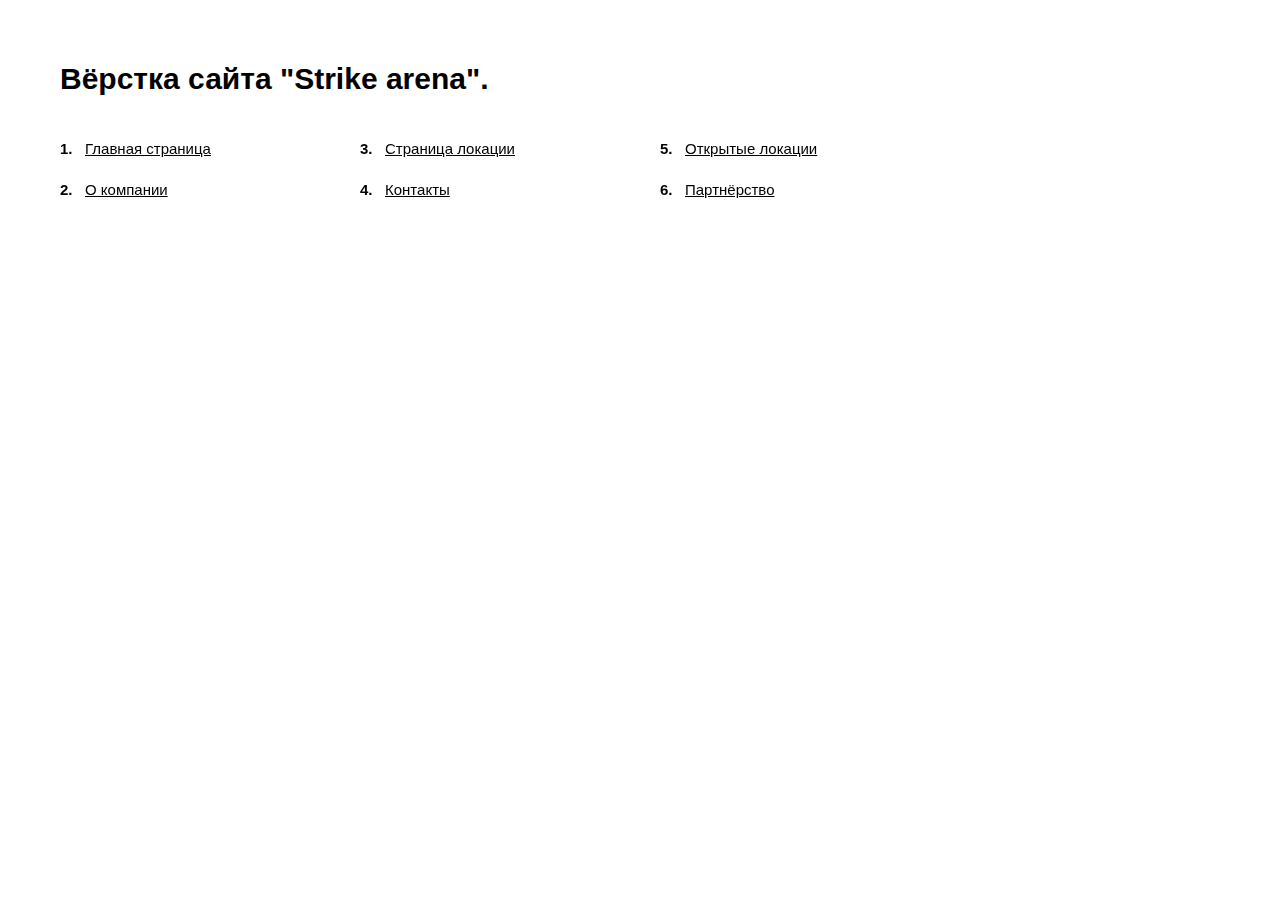
<file: demo_links.html>
<!DOCTYPE html>
<html lang="ru">
	<head>
		<meta http-equiv="Content-Type" content="text/html; charset=utf-8">

		<!-- Адаптирование страницы для мобильных устройств -->
		<meta name="viewport" content="width=device-width, initial-scale=1, maximum-scale=1">

		<!-- Запрет распознования номера телефона -->
		<meta name="format-detection" content="telephone=no">
		<meta name="SKYPE_TOOLBAR" content ="SKYPE_TOOLBAR_PARSER_COMPATIBLE">

		<style>
			*
			{
			    box-sizing: border-box;
			    margin: 0;
			    padding: 0;
			}

			*:before,
			*:after
			{
			    box-sizing: border-box;
			}


			.demo_links
			{
			    padding: 60px;
			}

			.demo_links .title
			{
			    font-family: Arial, 'Helvetica Neue', Helvetica, sans-serif;
			    font-size: 30px;
			    font-weight: 700;
			    line-height: 38px;

			    margin-bottom: 40px;
			}

			.demo_links ol
			{
			    font-family: Arial, 'Helvetica Neue', Helvetica, sans-serif;
			    font-size: 15px;
			    line-height: 21px;

			    counter-reset: li;

			    column-gap: 40px;
			    column-count: 4;
			}

			.demo_links ol li
			{
			    position: relative;

			    display: block;
			    overflow: hidden;

			    padding-left: 25px;

			    list-style-type: none;

			    transform: translateZ(0);

			    --webkit-column-break-inside: avoid;
			    page-break-inside: avoid;
			    break-inside: avoid;
			}

			.demo_links ol li + li
			{
			    margin-top: 20px;
			}

			.demo_links ol li:before
			{
			    color: var(--text_color);
			    font-weight: 700;

			    position: absolute;
			    top: 0;
			    left: 0;

			    content: counters(li, '.') '.';
			    counter-increment: li;
			}


			.demo_links li a
			{
			    color: #000;
			}

			.demo_links li a:hover
			{
			    text-decoration: none;
			}


			@media (max-width: 1279px)
			{
			    .demo_links ol
			    {
			        column-count: 3;
			    }
			}


			@media (max-width: 1023px)
			{
			    .demo_links
			    {
			        padding: 40px;
			    }

			    .demo_links .title
			    {
			        font-size: 28px;
			        line-height: 34px;

			        margin-bottom: 25px;
			    }

			    .demo_links ol
			    {
			        column-count: 2;
			    }
			}


			@media (max-width: 767px)
			{
			    .demo_links
			    {
			        padding: 30px;
			    }

			    .demo_links .title
			    {
			        font-size: 26px;
			        line-height: 32px;
			    }

			    .demo_links ol
			    {
			        column-gap: 40px;
			    }
			}


			@media (max-width: 479px)
			{
			    .demo_links
			    {
			        padding: 20px;
			    }

			    .demo_links .title
			    {
			        font-size: 22px;
			        line-height: 28px;

			        margin-bottom: 25px;
			    }

			    .demo_links ol
			    {
			        column-count: 1;
			    }

			    .demo_links ol li + li
			    {
			        margin-top: 15px;
			    }
			}

		</style>
	</head>

	<body>
		<div class="demo_links">
			<div class="title">Вёрстка сайта "Strike arena".</div>

			<ol>
				<li><a href="./index.html" target="_blank">Главная страница</a></li>
				<li><a href="./about.html" target="_blank">О компании</a></li>
				<li><a href="./arena.html" target="_blank">Страница локации</a></li>
				<li><a href="./contacts.html" target="_blank">Контакты</a></li>
				<li><a href="./open_locations.html" target="_blank">Открытые локации</a></li>
				<li><a href="./partnership.html" target="_blank">Партнёрство</a></li>
			</ol>
		</div>
	</body>
</html>
</file>
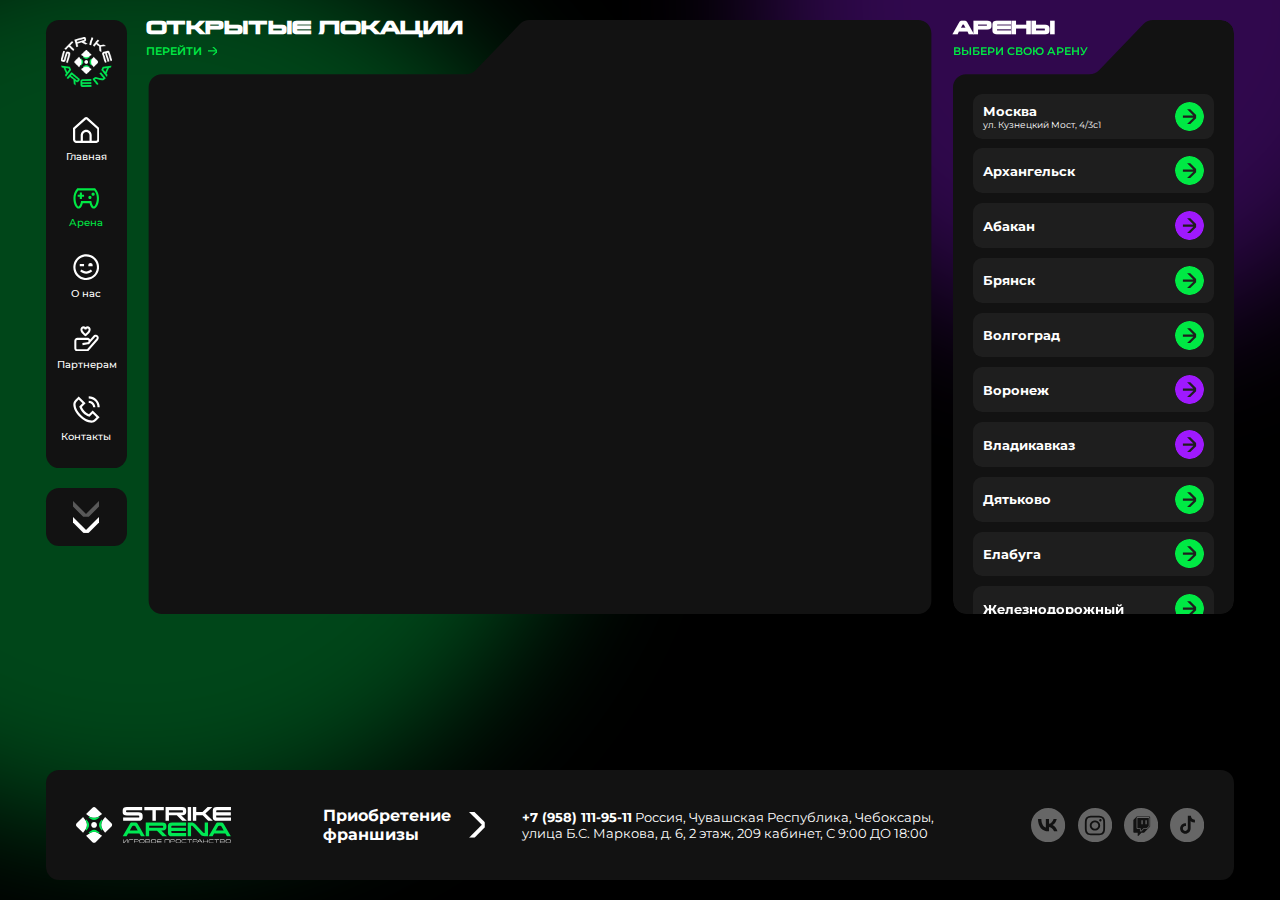
<file: open_locations.html>
<!DOCTYPE html>
<html lang="ru">
	<head>
		<meta http-equiv="Content-Type" content="text/html; charset=utf-8">

		<!-- Adapting the page for mobile devices -->
		<meta name="viewport" content="width=device-width, initial-scale=1, maximum-scale=1">

		<!-- Prohibition of phone number recognition -->
		<meta name="format-detection" content="telephone=no">
		<meta name="SKYPE_TOOLBAR" content ="SKYPE_TOOLBAR_PARSER_COMPATIBLE">

		<!-- Page title -->
		<title>Заголовок страницы</title>

		<!-- Meta description -->
		<meta name="description" content="">

		<!-- Meta Keywords -->
		<meta name="keywords" content="">

		<!-- Changing the color of the mobile browser panel -->
		<meta name="msapplication-TileColor" content="#000">
		<meta name="theme-color" content="#000">

		<!-- Connecting fonts from Google -->
		<link rel="preconnect" href="https://fonts.googleapis.com">
		<link rel="preconnect" href="https://fonts.gstatic.com" crossorigin>
		<link href="https://fonts.googleapis.com/css2?family=Montserrat:ital,wght@0,100..900;1,100..900&display=swap" rel="stylesheet">

		<!-- Connecting style files -->
		<link rel="stylesheet" href="css/swiper-bundle.min.css" async>
		<link rel="stylesheet" href="css/swiper.css" async>
		<link rel="stylesheet" href="css/fancybox.css" async>
		<link rel="stylesheet" href="css/styles.css" async>

		<link rel="stylesheet" href="css/response_1899.css" media="print, (max-width: 1899px)" async>
		<link rel="stylesheet" href="css/response_1439.css" media="print, (max-width: 1439px)" async>
		<link rel="stylesheet" href="css/response_1279.css" media="print, (max-width: 1279px)" async>
		<link rel="stylesheet" href="css/response_1023.css" media="print, (max-width: 1023px)" async>
		<link rel="stylesheet" href="css/response_767.css" media="print, (max-width: 767px)" async>
		<link rel="stylesheet" href="css/response_479.css" media="(max-width: 479px)" async>
	</head>

	<body>
		<div class="wrap">
			<div class="main">
				<section class="content_flex">
					<div class="cont row">
						<section class="fixed_panel">
							<div class="sticky">
								<div class="data">
									<div class="logo">
										<img src="images/logo.png" alt="">
									</div>

									<div class="menu">
										<div><a href="/">
											<svg class="icon icon1"><use xlink:href="images/sprite.svg#ic_menu_home"></use></svg>
											<div>Главная</div>
										</a></div>

										<div><a class="active">
											<svg class="icon icon2"><use xlink:href="images/sprite.svg#ic_menu_arena"></use></svg>
											<div>Арена</div>
										</a></div>

										<div><a href="/">
											<svg class="icon icon3"><use xlink:href="images/sprite.svg#ic_menu_about"></use></svg>
											<div>О нас</div>
										</a></div>

										<div><a href="/">
											<svg class="icon icon4"><use xlink:href="images/sprite.svg#ic_menu_partners"></use></svg>
											<div>Партнерам</div>
										</a></div>

										<div><a href="/">
											<svg class="icon icon5"><use xlink:href="images/sprite.svg#ic_menu_contacts"></use></svg>
											<div>Контакты</div>
										</a></div>
									</div>

									<button class="mob_menu_btn">
										<span></span>
									</button>
								</div>

								<div class="arrow">
									<img src="images/ic_arrows_ver.svg" alt="" loading="lazy">
								</div>
							</div>
						</section>


						<section class="content">
							<section class="open_locations block">
								<div class="head">
									<div class="block_title">ОТКРЫТЫЕ ЛОКАЦИИ</div>

									<div class="link">
										<a href="/">
											<span>перейти</span>
											<svg class="icon"><use xlink:href="images/sprite.svg#ic_arrow_hor"></use></svg>
										</a>
									</div>
								</div>

								<div class="map big">
									<div id="map"></div>
								</div>
							</section>
						</section>


						<aside>
							<div class="arenas">
								<div class="head">
									<div class="block_title">АРЕНЫ</div>

									<div class="block_desc">Выбери свою арену</div>
								</div>

								<div class="list">
									<div class="scroll">
										<div class="arena green">
											<div>
												<div class="city">Москва</div>

												<div class="address">ул. Кузнецкий Мост, 4/3с1</div>
											</div>

											<svg class="icon"><use xlink:href="images/sprite.svg#ic_arrow_link"></use></svg>
										</div>

										<div class="arena green">
											<div>
												<div class="city">Архангельск</div>
											</div>

											<svg class="icon"><use xlink:href="images/sprite.svg#ic_arrow_link"></use></svg>
										</div>

										<div class="arena violet">
											<div>
												<div class="city">Абакан</div>
											</div>

											<svg class="icon"><use xlink:href="images/sprite.svg#ic_arrow_link"></use></svg>
										</div>

										<div class="arena green">
											<div>
												<div class="city">Брянск</div>
											</div>

											<svg class="icon"><use xlink:href="images/sprite.svg#ic_arrow_link"></use></svg>
										</div>

										<div class="arena green">
											<div>
												<div class="city">Волгоград</div>
											</div>

											<svg class="icon"><use xlink:href="images/sprite.svg#ic_arrow_link"></use></svg>
										</div>

										<div class="arena violet">
											<div>
												<div class="city">Воронеж</div>
											</div>

											<svg class="icon"><use xlink:href="images/sprite.svg#ic_arrow_link"></use></svg>
										</div>

										<div class="arena violet">
											<div>
												<div class="city">Владикавказ</div>
											</div>

											<svg class="icon"><use xlink:href="images/sprite.svg#ic_arrow_link"></use></svg>
										</div>

										<div class="arena green">
											<div>
												<div class="city">Дятьково</div>
											</div>

											<svg class="icon"><use xlink:href="images/sprite.svg#ic_arrow_link"></use></svg>
										</div>

										<div class="arena green">
											<div>
												<div class="city">Елабуга</div>
											</div>

											<svg class="icon"><use xlink:href="images/sprite.svg#ic_arrow_link"></use></svg>
										</div>

										<div class="arena green">
											<div>
												<div class="city">Железнодорожный</div>
											</div>

											<svg class="icon"><use xlink:href="images/sprite.svg#ic_arrow_link"></use></svg>
										</div>
									</div>
								</div>
							</div>
						</aside>
					</div>
				</section>
			</div>


			<footer>
				<div class="cont">
					<div class="data">
						<div class="logo">
							<img src="images/logo.svg" alt="">
						</div>

						<a href="/" class="franchise_link">
							<span>Приобретение<br> франшизы</span>
							<svg class="icon"><use xlink:href="images/sprite.svg#ic_arr_hor"></use></svg>
						</a>

						<div class="contacts">
							<a href="tel:+79581119511" class="phone">+7 (958) 111-95-11</a> Россия, Чувашская Республика, Чебоксары, улица Б.С. Маркова, д. 6, 2 этаж, 209 кабинет, С 9:00 ДО 18:00
						</div>

						<div class="socials">
							<a href="/" target="_blank" rel="noopener nofollow">
								<svg class="icon"><use xlink:href="images/sprite.svg#ic_vk"></use></svg>
							</a>

							<a href="/" target="_blank" rel="noopener nofollow">
								<svg class="icon"><use xlink:href="images/sprite.svg#ic_instagram"></use></svg>
							</a>

							<a href="/" target="_blank" rel="noopener nofollow">
								<svg class="icon"><use xlink:href="images/sprite.svg#ic_twitch"></use></svg>
							</a>

							<a href="/" target="_blank" rel="noopener nofollow">
								<svg class="icon"><use xlink:href="images/sprite.svg#ic_tiktok"></use></svg>
							</a>
						</div>
					</div>
				</div>
			</footer>
		</div>


		<!-- Connecting javascript files -->
		<script src="js/jquery-3.6.3.min.js"></script>
		<script src="js/functions.js"></script>
		<script src="js/swiper-bundle.min.js"></script>
		<script src="js/fancybox.js"></script>
		<script src="js/imask.js"></script>
		<script src="js/scripts.js"></script>

		<!-- Yandex maps -->
		<script src="https://api-maps.yandex.ru/2.1.75/?apikey=d56c7473-49ea-4215-8d0a-5106518255c0&lang=ru_RU" type="text/javascript"></script>

		<script>
			document.addEventListener('DOMContentLoaded', function () {
				// Init big map
				initBigMap()
			})
		</script>
	</body>
</html>
</file>
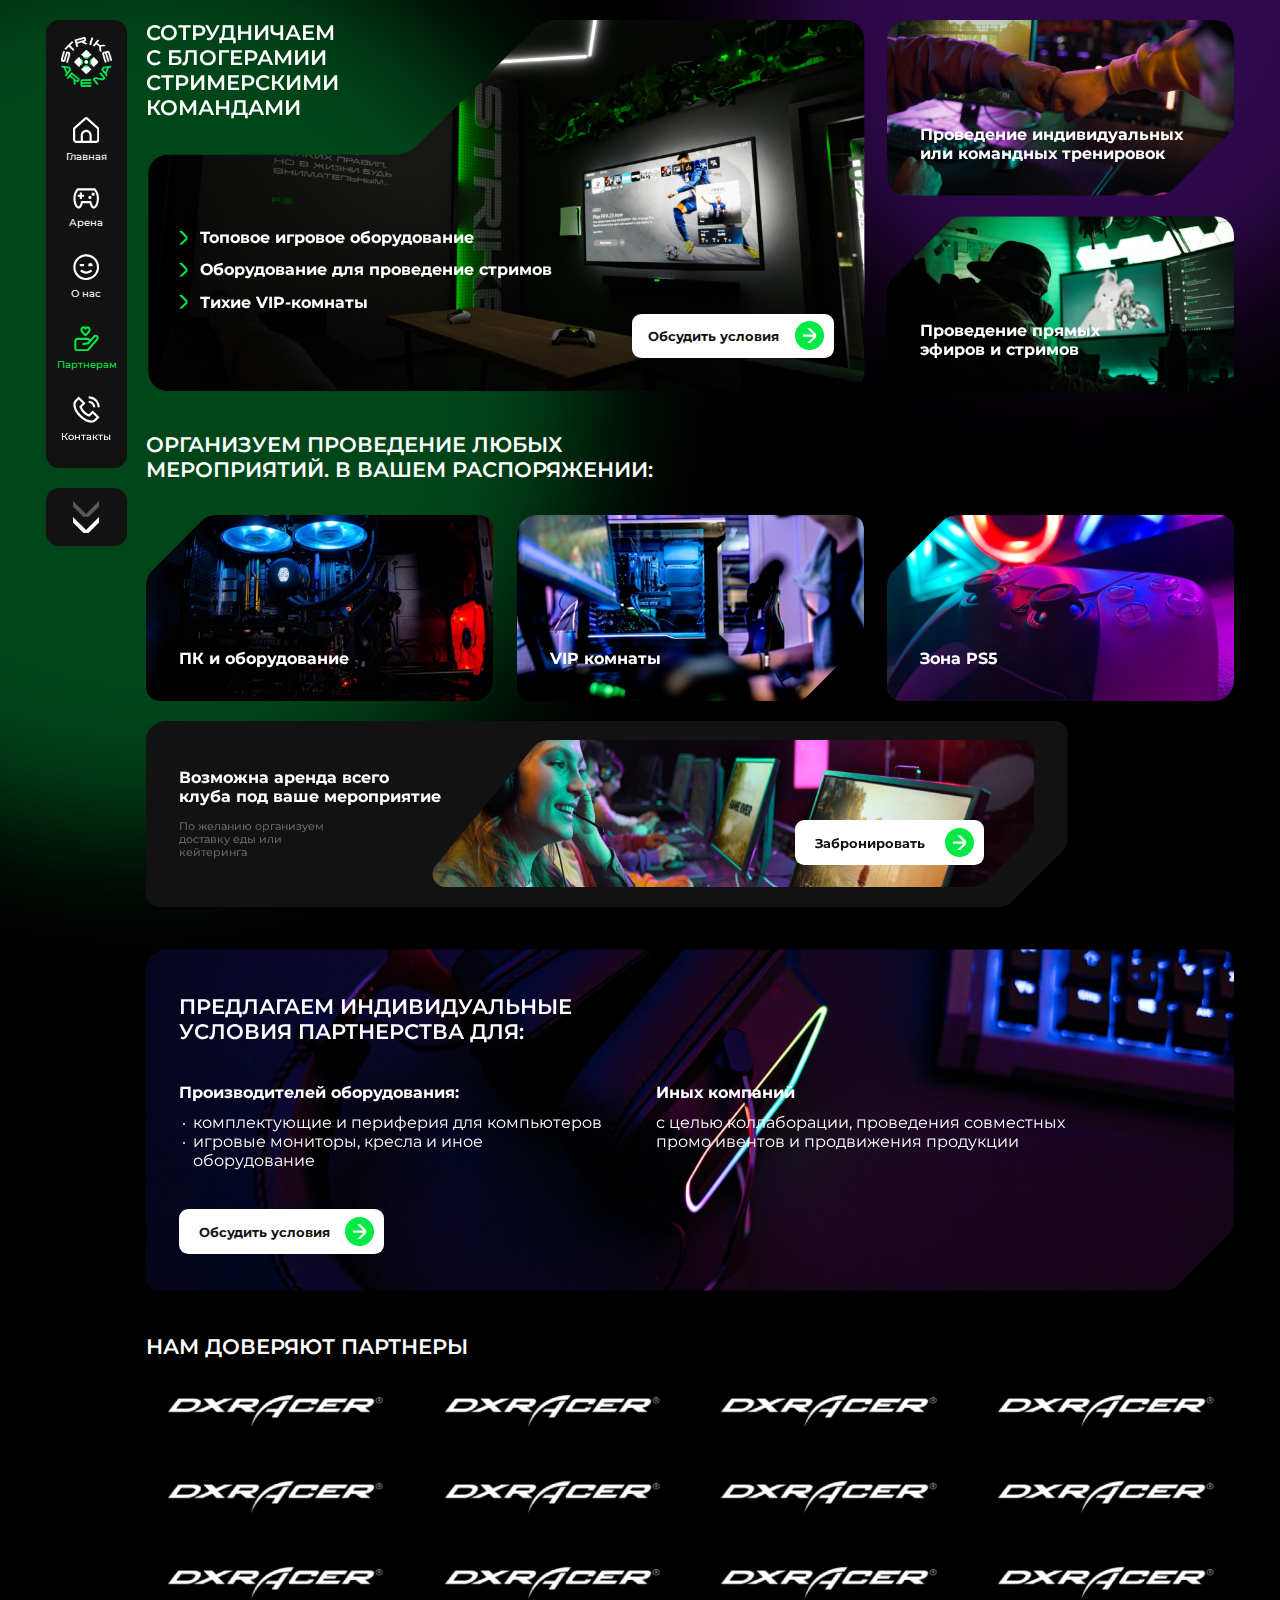
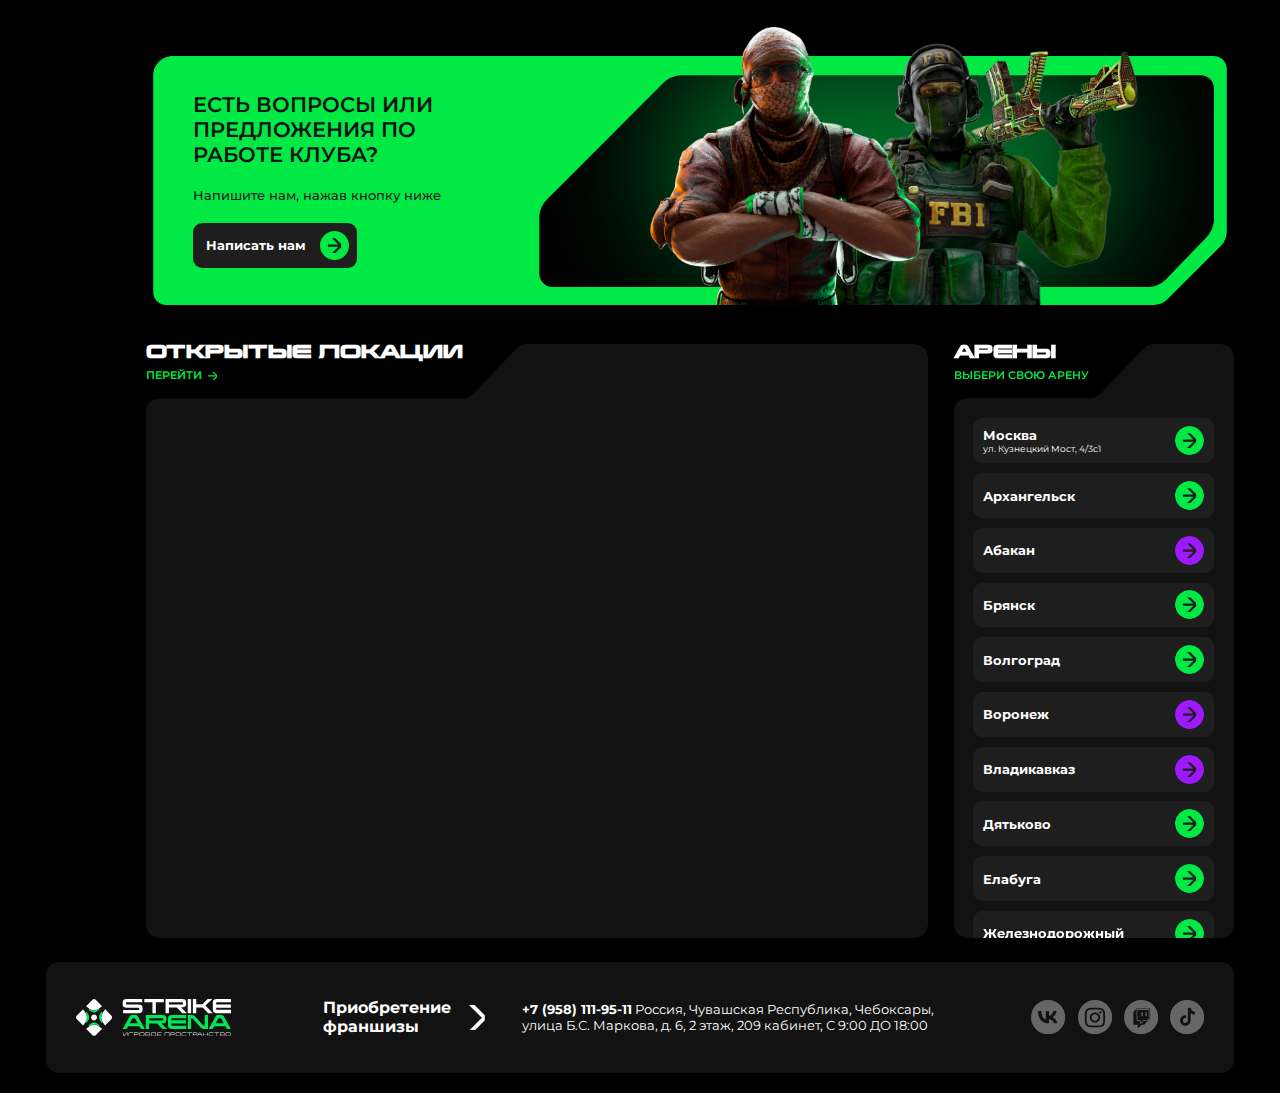
<file: partnership.html>
<!DOCTYPE html>
<html lang="ru">
	<head>
		<meta http-equiv="Content-Type" content="text/html; charset=utf-8">

		<!-- Adapting the page for mobile devices -->
		<meta name="viewport" content="width=device-width, initial-scale=1, maximum-scale=1">

		<!-- Prohibition of phone number recognition -->
		<meta name="format-detection" content="telephone=no">
		<meta name="SKYPE_TOOLBAR" content ="SKYPE_TOOLBAR_PARSER_COMPATIBLE">

		<!-- Page title -->
		<title>Заголовок страницы</title>

		<!-- Meta description -->
		<meta name="description" content="">

		<!-- Meta Keywords -->
		<meta name="keywords" content="">

		<!-- Changing the color of the mobile browser panel -->
		<meta name="msapplication-TileColor" content="#000">
		<meta name="theme-color" content="#000">

		<!-- Connecting fonts from Google -->
		<link rel="preconnect" href="https://fonts.googleapis.com">
		<link rel="preconnect" href="https://fonts.gstatic.com" crossorigin>
		<link href="https://fonts.googleapis.com/css2?family=Montserrat:ital,wght@0,100..900;1,100..900&display=swap" rel="stylesheet">

		<!-- Connecting style files -->
		<link rel="stylesheet" href="css/swiper-bundle.min.css" async>
		<link rel="stylesheet" href="css/swiper.css" async>
		<link rel="stylesheet" href="css/fancybox.css" async>
		<link rel="stylesheet" href="css/styles.css" async>

		<link rel="stylesheet" href="css/response_1899.css" media="print, (max-width: 1899px)" async>
		<link rel="stylesheet" href="css/response_1439.css" media="print, (max-width: 1439px)" async>
		<link rel="stylesheet" href="css/response_1279.css" media="print, (max-width: 1279px)" async>
		<link rel="stylesheet" href="css/response_1023.css" media="print, (max-width: 1023px)" async>
		<link rel="stylesheet" href="css/response_767.css" media="print, (max-width: 767px)" async>
		<link rel="stylesheet" href="css/response_479.css" media="(max-width: 479px)" async>
	</head>

	<body>
		<div class="wrap">
			<div class="main">
				<section class="content_flex">
					<div class="cont row">
						<section class="fixed_panel">
							<div class="sticky">
								<div class="data">
									<div class="logo">
										<img src="images/logo.png" alt="">
									</div>

									<div class="menu">
										<div><a href="/">
											<svg class="icon icon1"><use xlink:href="images/sprite.svg#ic_menu_home"></use></svg>
											<div>Главная</div>
										</a></div>

										<div><a href="/">
											<svg class="icon icon2"><use xlink:href="images/sprite.svg#ic_menu_arena"></use></svg>
											<div>Арена</div>
										</a></div>

										<div><a href="/">
											<svg class="icon icon3"><use xlink:href="images/sprite.svg#ic_menu_about"></use></svg>
											<div>О нас</div>
										</a></div>

										<div><a class="active">
											<svg class="icon icon4"><use xlink:href="images/sprite.svg#ic_menu_partners"></use></svg>
											<div>Партнерам</div>
										</a></div>

										<div><a href="/">
											<svg class="icon icon5"><use xlink:href="images/sprite.svg#ic_menu_contacts"></use></svg>
											<div>Контакты</div>
										</a></div>
									</div>

									<button class="mob_menu_btn">
										<span></span>
									</button>
								</div>

								<div class="arrow">
									<img src="images/ic_arrows_ver.svg" alt="" loading="lazy">
								</div>
							</div>
						</section>


						<section class="content big_w">
							<section class="partnership block big_m">
								<div class="block_title">СОТРУДНИЧАЕМ<br> С БЛОГЕРАМИИ СТРИМЕРСКИМИ КОМАНДАМИ</div>

								<div class="grid">
									<div class="item big">
										<div class="thumb">
											<img src="images/tmp/partnership_thumb1.png" alt="" loading="lazy">
										</div>

										<div class="info">
											<div>
												<svg class="icon"><use xlink:href="images/sprite.svg#ic_arr_hor"></use></svg>
												<span>Топовое игровое оборудование</span>
											</div>

											<div>
												<svg class="icon"><use xlink:href="images/sprite.svg#ic_arr_hor"></use></svg>
												<span>Оборудование для проведение стримов</span>
											</div>

											<div>
												<svg class="icon"><use xlink:href="images/sprite.svg#ic_arr_hor"></use></svg>
												<span>Тихие VIP-комнаты</span>
											</div>
										</div>

										<div class="link">
											<a href="/">
												<span>Обсудить условия</span>
												<svg class="icon"><use xlink:href="images/sprite.svg#ic_arrow_link"></use></svg>
											</a>
										</div>
									</div>

									<div class="list">
										<div class="item">
											<div class="thumb">
												<img src="images/tmp/partnership_thumb2.png" alt="" loading="lazy">
											</div>

											<div class="name">Проведение индивидуальных<br> или командных тренировок</div>
										</div>

										<div class="item">
											<div class="thumb">
												<img src="images/tmp/partnership_thumb3.png" alt="" loading="lazy">
											</div>

											<div class="name">Проведение прямых<br> эфиров и стримов</div>
										</div>
									</div>
								</div>
							</section>


							<section class="any_events block big_m">
								<div class="block_title">ОРГАНИЗУЕМ ПРОВЕДЕНИЕ ЛЮБЫХ МЕРОПРИЯТИЙ. В ВАШЕМ РАСПОРЯЖЕНИИ:</div>

								<div class="row">
									<div class="item">
										<div class="thumb">
											<img src="images/tmp/any_events_thumb1.png" alt="" loading="lazy">
										</div>

										<div class="name">ПК и оборудование</div>
									</div>

									<div class="item">
										<div class="thumb">
											<img src="images/tmp/any_events_thumb2.png" alt="" loading="lazy">
										</div>

										<div class="name">VIP комнаты</div>
									</div>

									<div class="item">
										<div class="thumb">
											<img src="images/tmp/any_events_thumb3.png" alt="" loading="lazy">
										</div>

										<div class="name">Зона PS5</div>
									</div>
								</div>

								<div class="full_rent">
									<div class="info">
										<div class="title">Возможна аренда всего<br> клуба под ваше мероприятие</div>

										<div class="desc">По желанию организуем доставку еды или кейтеринга</div>
									</div>

									<button class="btn">
										<span>Забронировать</span>
										<svg class="icon"><use xlink:href="images/sprite.svg#ic_arrow_link"></use></svg>
									</button>

									<div class="image">
										<img src="images/tmp/full_rent_img.png" alt="" loading="lazy">
									</div>
								</div>
							</section>


							<section class="individual_conditions block big_m">
								<div class="data">
									<div class="block_title">ПРЕДЛАГАЕМ ИНДИВИДУАЛЬНЫЕ УСЛОВИЯ ПАРТНЕРСТВА ДЛЯ:</div>

									<div class="info">
										<div class="item">
											<div class="title">Производителей оборудования:</div>

											<ul>
												<li>комплектующие и периферия для компьютеров</li>
												<li>игровые мониторы, кресла и иное оборудование</li>
											</ul>
										</div>

										<div class="item">
											<div class="title">Иных компаний</div>

											<div class="desc">с целью коллаборации, проведения совместных промо ивентов и продвижения продукции</div>
										</div>
									</div>

									<div class="link">
										<a href="/">
											<span>Обсудить условия</span>
											<svg class="icon"><use xlink:href="images/sprite.svg#ic_arrow_link"></use></svg>
										</a>
									</div>

									<img src="images/tmp/individual_conditions_img.png" alt="" loading="lazy" class="img">
								</div>
							</section>


							<section class="partners block">
								<div class="block_title">НАМ ДОВЕРЯЮТ ПАРТНЕРЫ</div>

								<div class="row">
									<div class="item">
										<img src="images/tmp/partner_logo.png" alt="">
									</div>

									<div class="item">
										<img src="images/tmp/partner_logo.png" alt="">
									</div>

									<div class="item">
										<img src="images/tmp/partner_logo.png" alt="">
									</div>

									<div class="item">
										<img src="images/tmp/partner_logo.png" alt="">
									</div>

									<div class="item">
										<img src="images/tmp/partner_logo.png" alt="">
									</div>

									<div class="item">
										<img src="images/tmp/partner_logo.png" alt="">
									</div>

									<div class="item">
										<img src="images/tmp/partner_logo.png" alt="">
									</div>

									<div class="item">
										<img src="images/tmp/partner_logo.png" alt="">
									</div>

									<div class="item">
										<img src="images/tmp/partner_logo.png" alt="">
									</div>

									<div class="item">
										<img src="images/tmp/partner_logo.png" alt="">
									</div>

									<div class="item">
										<img src="images/tmp/partner_logo.png" alt="">
									</div>

									<div class="item">
										<img src="images/tmp/partner_logo.png" alt="">
									</div>
								</div>
							</section>


							<section class="action_block block big_m">
								<div class="data">
									<div class="title">ЕСТЬ ВОПРОСЫ ИЛИ ПРЕДЛОЖЕНИЯ ПО РАБОТЕ КЛУБА?</div>

									<div class="desc">Напишите нам, нажав кнопку ниже</div>

									<button class="btn">
										<span>Написать нам</span>
										<svg class="icon"><use xlink:href="images/sprite.svg#ic_arrow_link"></use></svg>
									</button>
								</div>

								<div class="bg_img"></div>

								<img src="images/tmp/action_block_img.png" alt="" class="img" loading="lazy">

								<div class="bg"></div>
							</section>


							<section class="content_flex row">
								<section class="content">
									<section class="open_locations">
										<div class="head">
											<div class="block_title">ОТКРЫТЫЕ ЛОКАЦИИ</div>

											<div class="link">
												<a href="/">
													<span>перейти</span>
													<svg class="icon"><use xlink:href="images/sprite.svg#ic_arrow_hor"></use></svg>
												</a>
											</div>
										</div>

										<div class="map big">
											<div id="map"></div>
										</div>
									</section>
								</section>


								<aside>
									<div class="arenas">
										<div class="head">
											<div class="block_title">АРЕНЫ</div>

											<div class="block_desc">Выбери свою арену</div>
										</div>

										<div class="list">
											<div class="scroll">
												<div class="arena green">
													<div>
														<div class="city">Москва</div>

														<div class="address">ул. Кузнецкий Мост, 4/3с1</div>
													</div>

													<svg class="icon"><use xlink:href="images/sprite.svg#ic_arrow_link"></use></svg>
												</div>

												<div class="arena green">
													<div>
														<div class="city">Архангельск</div>
													</div>

													<svg class="icon"><use xlink:href="images/sprite.svg#ic_arrow_link"></use></svg>
												</div>

												<div class="arena violet">
													<div>
														<div class="city">Абакан</div>
													</div>

													<svg class="icon"><use xlink:href="images/sprite.svg#ic_arrow_link"></use></svg>
												</div>

												<div class="arena green">
													<div>
														<div class="city">Брянск</div>
													</div>

													<svg class="icon"><use xlink:href="images/sprite.svg#ic_arrow_link"></use></svg>
												</div>

												<div class="arena green">
													<div>
														<div class="city">Волгоград</div>
													</div>

													<svg class="icon"><use xlink:href="images/sprite.svg#ic_arrow_link"></use></svg>
												</div>

												<div class="arena violet">
													<div>
														<div class="city">Воронеж</div>
													</div>

													<svg class="icon"><use xlink:href="images/sprite.svg#ic_arrow_link"></use></svg>
												</div>

												<div class="arena violet">
													<div>
														<div class="city">Владикавказ</div>
													</div>

													<svg class="icon"><use xlink:href="images/sprite.svg#ic_arrow_link"></use></svg>
												</div>

												<div class="arena green">
													<div>
														<div class="city">Дятьково</div>
													</div>

													<svg class="icon"><use xlink:href="images/sprite.svg#ic_arrow_link"></use></svg>
												</div>

												<div class="arena green">
													<div>
														<div class="city">Елабуга</div>
													</div>

													<svg class="icon"><use xlink:href="images/sprite.svg#ic_arrow_link"></use></svg>
												</div>

												<div class="arena green">
													<div>
														<div class="city">Железнодорожный</div>
													</div>

													<svg class="icon"><use xlink:href="images/sprite.svg#ic_arrow_link"></use></svg>
												</div>
											</div>
										</div>
									</div>
								</aside>
							</section>
						</section>
					</div>
				</section>
			</div>


			<footer>
				<div class="cont">
					<div class="data">
						<div class="logo">
							<img src="images/logo.svg" alt="">
						</div>

						<a href="/" class="franchise_link">
							<span>Приобретение<br> франшизы</span>
							<svg class="icon"><use xlink:href="images/sprite.svg#ic_arr_hor"></use></svg>
						</a>

						<div class="contacts">
							<a href="tel:+79581119511" class="phone">+7 (958) 111-95-11</a> Россия, Чувашская Республика, Чебоксары, улица Б.С. Маркова, д. 6, 2 этаж, 209 кабинет, С 9:00 ДО 18:00
						</div>

						<div class="socials">
							<a href="/" target="_blank" rel="noopener nofollow">
								<svg class="icon"><use xlink:href="images/sprite.svg#ic_vk"></use></svg>
							</a>

							<a href="/" target="_blank" rel="noopener nofollow">
								<svg class="icon"><use xlink:href="images/sprite.svg#ic_instagram"></use></svg>
							</a>

							<a href="/" target="_blank" rel="noopener nofollow">
								<svg class="icon"><use xlink:href="images/sprite.svg#ic_twitch"></use></svg>
							</a>

							<a href="/" target="_blank" rel="noopener nofollow">
								<svg class="icon"><use xlink:href="images/sprite.svg#ic_tiktok"></use></svg>
							</a>
						</div>
					</div>
				</div>
			</footer>
		</div>


		<!-- Connecting javascript files -->
		<script src="js/jquery-3.6.3.min.js"></script>
		<script src="js/functions.js"></script>
		<script src="js/swiper-bundle.min.js"></script>
		<script src="js/fancybox.js"></script>
		<script src="js/imask.js"></script>
		<script src="js/scripts.js"></script>

		<!-- Yandex maps -->
		<script src="https://api-maps.yandex.ru/2.1.75/?apikey=d56c7473-49ea-4215-8d0a-5106518255c0&lang=ru_RU" type="text/javascript"></script>

		<script>
			document.addEventListener('DOMContentLoaded', function () {
				// Init big map
				initBigMap()
			})
		</script>
	</body>
</html>
</file>
<file: css/styles.css>
/*-----------
    Fonts
-----------*/
@font-face
{
    font-family: 'Korataki';
    font-weight: normal;
    font-style: normal;

    font-display: swap;
    src: url('../fonts/KoratakiRg-Bold.woff2') format('woff2'),
    url('../fonts/KoratakiRg-Bold.woff') format('woff'),
    url('../fonts/KoratakiRg-Bold.ttf') format('truetype');
}



/*------------------
    Reset styles
------------------*/
*
{
    box-sizing: border-box;
    margin: 0;
    padding: 0;

    scroll-margin-top: 24px;
}

*:before,
*:after
{
    box-sizing: border-box;
}

html
{
    -webkit-font-smoothing: antialiased;
    -moz-osx-font-smoothing: grayscale;
        -ms-text-size-adjust: 100%;
    -webkit-text-size-adjust: 100%;
}

body
{
    margin: 0;

    overscroll-behavior: none;
    -webkit-tap-highlight-color: transparent;
    -webkit-overflow-scrolling: touch;
    text-rendering: optimizeLegibility;
    text-decoration-skip: objects;
}

img
{
    border-style: none;
}

textarea
{
    overflow: auto;
}

input,
textarea,
input:active,
textarea:active,
button
{
    margin: 0;

    -webkit-border-radius: 0;
            border-radius: 0;
         outline: none transparent !important;
    box-shadow: none;

    -webkit-appearance: none;
            appearance: none;
    -moz-outline: none !important;
}

input::-webkit-outer-spin-button,
input::-webkit-inner-spin-button
{
    margin: 0;

    -webkit-appearance: none;
}

input[type=number]
{
    -moz-appearance: textfield;
}

:focus
{
    outline: 0;
}

:hover,
:active
{
    -webkit-tap-highlight-color: rgba(0, 0, 0, 0);
    -webkit-touch-callout: none;
}


::-ms-clear
{
    display: none;
}



/*-------------------
    Global styles
-------------------*/
:root
{
    --bg: #000;
    --fixed_panel_width: 122px;
    --sidebar_width: 425px;
    --scroll_width: 17px;
    --text_color: #fff;
    --font_size: 16px;
    --font_size_title: 24px;
    --font_family: 'Montserrat', 'Arial', sans-serif;
    --font_family2: 'Korataki', 'Arial', sans-serif;
}


::selection
{
    color: #fff;
    background: #00e944;
}

::-moz-selection
{
    color: #fff;
    background: #00e944;
}


.clear
{
    clear: both;
}

.left
{
    float: left;
}

.right
{
    float: right;
}



html
{
    height: 100%;
    min-height: -moz-available;
    min-height: -webkit-fill-available;
    min-height:         fill-available;
}

html.custom_scroll ::-webkit-scrollbar
{
    width: 10px;
    height: 10px;

    background-color: var(--bg);
}

html.custom_scroll ::-webkit-scrollbar-thumb
{
    background-color: #00e944;
}


body
{
    font: var(--font_size) var(--font_family);

    height: 100%;
    min-height: -moz-available;
    min-height: -webkit-fill-available;
    min-height:         fill-available;

    color: var(--text_color);
}


button
{
    font-family: inherit;
    font-size: inherit;
    font-weight: inherit;
    line-height: inherit;

    display: inline-block;

    cursor: pointer;
    vertical-align: top;

    color: inherit;
    border: none;
    background: none;
}


.wrap
{
    position: relative;
    z-index: 9;

    display: flex;
    overflow: clip;
    flex-direction: column;

    min-width: 375px;
    min-height: 100%;
    padding: 30px 0;

    background: var(--bg);
}

.wrap:before
{
    position: absolute;
    z-index: 1;
    top: -110px;
    left: 50%;

    display: block;

    width: 1370px;
    height: 1370px;
    margin-left: -1446px;

    content: '';
    pointer-events: none;

    border-radius: 50%;
    background: rgba(0, 232, 83, .30);

            filter: blur(100px);
    -webkit-filter: blur(100px);
}

.wrap:after
{
    position: absolute;
    z-index: 1;
    top: -501px;
    right: 50%;

    display: block;

    width: 996px;
    height: 996px;
    margin-right: -1182px;

    content: '';
    pointer-events: none;

    border-radius: 50%;
    background: rgba(159, 25, 254, .30);

            filter: blur(100px);
    -webkit-filter: blur(100px);
}


.main
{
    position: relative;
    z-index: 3;

    display: flex;
    flex: 1 0 auto;
    flex-direction: column;
}


.cont
{
    width: 100%;
    max-width: 1920px;
    margin: 0 auto;
    padding: 0 60px;
}


.row
{
    display: flex;
    align-content: flex-start;
    align-items: flex-start;
    flex-wrap: wrap;
    justify-content: flex-start;
}



.content_flex.row,
.content_flex > .cont.row
{
    align-content: stretch;
    align-items: stretch;
    justify-content: space-between;
}


.content_flex .content
{
    position: relative;

    width: calc(100% - var(--fixed_panel_width) - var(--sidebar_width) - 60px);
}


.content_flex .content.big_w
{
    width: calc(100% - var(--fixed_panel_width) - 30px);
}


.content_flex .content .content
{
    width: calc(100% - var(--sidebar_width) - 38px);
}


.content_flex .content > *:first-child
{
    margin-top: 0;
}

.content_flex .content > *:last-child
{
    margin-bottom: 0;
}



.block
{
    margin-bottom: 30px;
}

.block.big_m
{
    margin-bottom: 60px;
}



.modal_btn > *
{
    pointer-events: none;
}



.overlay
{
    position: fixed;
    z-index: 100;
    top: 0;
    left: 0;

    display: none;

    width: 100%;
    height: 100%;

    opacity: .65;
    background: #000;
}



/*--------------
    Fancybox
--------------*/
.fancybox__backdrop
{
    background: rgba(18, 18, 18, .9);
}


.fancybox__slide
{
    padding: 40px;
}


.fancybox__content > .f-button.is-close-btn,
.is-compact .fancybox__content > .f-button.is-close-btn
{
    top: 0;
    right: 0;

    opacity: 1;

    --f-button-width: 20px;
    --f-button-height: 20px;
    --f-button-border-radius: 0;
    --f-button-color: var(--text_color);
    --f-button-hover-color: var(--text_color);
    --f-button-svg-width: 20px;
    --f-button-svg-height: 20px;
    --f-button-bg: transparent;
    --f-button-hover-bg: transparent;
    --f-button-active-bg: transparent;
}


.fancybox__content > .f-button.is-close-btn svg
{
    stroke: none;
}



/*-----------------
    Fixed panel
-----------------*/
.fixed_panel
{
    position: relative;
    z-index: 5;

    width: var(--fixed_panel_width);
    max-width: 100%;
}


.fixed_panel .sticky
{
    position: sticky;
    top: 30px;
}


.fixed_panel .data
{
    padding: 26px 16px 40px;

    border-radius: 20px;
    background: #121212;
}


.fixed_panel .logo
{
    display: block;

    text-decoration: none;

    color: currentColor;
}


.fixed_panel .logo img
{
    display: block;

    max-width: 100%;
    margin: 0 auto;
}


.fixed_panel .menu
{
    margin-top: 45px;

    text-align: center;
}


.fixed_panel .menu > * + *
{
    margin-top: 40px;
}


.fixed_panel .menu a
{
    font-size: 15px;
    font-weight: 500;

    display: block;

    transition: .2s linear;
    text-decoration: none;

    color: currentColor;
}


.fixed_panel .menu .icon
{
    display: block;

    margin: 0 auto 10px;
}


.fixed_panel .menu .icon1
{
    width: 40px;
    height: 40px;
}

.fixed_panel .menu .icon2
{
    width: 40px;
    height: 32px;
}

.fixed_panel .menu .icon3
{
    width: 40px;
    height: 40px;
}

.fixed_panel .menu .icon4
{
    width: 38px;
    height: 39px;
}

.fixed_panel .menu .icon5
{
    width: 41px;
    height: 41px;
}


.fixed_panel .menu a:hover,
.fixed_panel .menu a.active
{
    color: #00e944;
}



.fixed_panel .mob_menu_btn
{
    display: none;
    align-content: center;
    align-items: center;
    flex-wrap: wrap;
    justify-content: center;

    width: 24px;
    height: 24px;
    margin-left: auto;
}


.fixed_panel .mob_menu_btn span
{
    position: relative;

    display: block;

    width: 100%;
    height: 2px;

    transition: .2s linear;

    background: currentColor;
}


.fixed_panel .mob_menu_btn span:before,
.fixed_panel .mob_menu_btn span:after
{
    position: absolute;
    top: -8px;
    left: 0;

    display: block;

    width: 100%;
    height: 100%;

    content: '';
    transition: .2s linear;

    background: currentColor;
}


.fixed_panel .mob_menu_btn span:after
{
    top: 8px;
}


.fixed_panel .mob_menu_btn.active span
{
    background: transparent;
}


.fixed_panel .mob_menu_btn.active span:before
{
    top: 0;

    transform: rotate(45deg);
}

.fixed_panel .mob_menu_btn.active span:after
{
    top: 0;

    transform: rotate(-45deg);
}



.fixed_panel .arrow
{
    display: flex;
    align-content: center;
    align-items: center;
    flex-wrap: wrap;
    justify-content: center;

    height: 87px;
    margin-top: 30px;

    border-radius: 20px;
    background: #121212;
}


.fixed_panel .arrow img
{
    display: block;

    max-width: 100%;
    max-height: 100%;
}



/*-------------
    Sidebar
-------------*/
aside
{
    position: relative;

    width: var(--sidebar_width);
    max-width: 100%;
}



/*---------------
    Page head
---------------*/
.page_head
{
    margin-bottom: 32px;
    padding-top: 20px;
}



.breadcrumbs
{
    color: currentColor;
}


.breadcrumbs a
{
    transition: color .2s linear;
    text-decoration: none;

    color: currentColor;
}

.breadcrumbs a:hover
{
    color: #000;
}


.breadcrumbs .sep
{
    position: relative;
    top: -1px;

    display: inline-block;

    width: 6px;
    height: 8px;
    margin: 0 6px;

    vertical-align: middle;
}

.breadcrumbs .sep:after
{
    position: absolute;
    top: 0;
    right: 0;
    bottom: 0;
    left: 0;

    display: block;

    width: 6px;
    height: 6px;
    margin: auto;

    content: '';
    transform: rotate(-45deg);

    border-right: 1px solid;
    border-bottom: 1px solid;
}



.page_title
{
    font-size: var(--font_size_title);
    font-weight: 700;
    line-height: calc(var(--font_size_title) + 6px);

    display: block;
}



/*----------------
    Block head
----------------*/
.block_head
{
    display: flex;
    align-content: center;
    align-items: center;
    flex-wrap: wrap;
    justify-content: flex-start;

    width: 100%;
    margin-bottom: 40px;
}


.block_head .title
{
    font-size: var(--font_size_title);
    font-weight: 700;
    line-height: calc(100% + 6px);

    display: block;
}


.block_head .desc
{
    width: 100%;
    max-width: 100%;
    margin-top: 12px;
}


.block_head.center
{
    justify-content: center;

    text-align: center;
}

.block_head.center .title
{
    width: 100%;
}

.block_head.center .desc
{
    margin-right: auto;
    margin-left: auto;
}



/*------------------
    Form elements
------------------*/
.form
{
    --form_border_color: #fff;
    --form_focus_color: #fff;
    --form_error_color: red;
    --form_border_radius: 10px;
    --form_bg_color: #fff;
    --form_placeholder_color: #666;
}


.form ::-webkit-input-placeholder
{
    color: var(--form_placeholder_color);
}

.form :-moz-placeholder
{
    color: var(--form_placeholder_color);
}

.form ::-moz-placeholder
{
    opacity: 1;
    color: var(--form_placeholder_color);
}

.form :-ms-input-placeholder
{
    color: var(--form_placeholder_color);
}


.form .line
{
    margin-bottom: 30px;
}


.form .field
{
    position: relative;
}


.form .input
{
    font-family: var(--font_family);
    font-size: var(--font_size);

    display: block;

    width: 100%;
    height: 68px;
    padding: 0 29px;

    transition: border-color .2s linear;

    color: #000;
    border: 1px solid var(--form_border_color);
    border-radius: var(--form_border_radius);
    background: var(--form_bg_color);
}

.form .input:-webkit-autofill
{
    -webkit-box-shadow: inset 0 0 0 50px var(--form_bg_color) !important;
}


.form textarea
{
    font-family: var(--font_family);
    font-size: var(--font_size);

    display: block;

    width: 100%;
    height: 120px;
    padding: 19px 29px;

    resize: none;
    transition: border-color .2s linear;

    color: #000;
    border: 1px solid var(--form_border_color);
    border-radius: var(--form_border_radius);
    background: var(--form_bg_color);
}

.form textarea::-webkit-scrollbar
{
    width: 5px;
    height: 5px;
}


.form .input:focus,
.form textarea:focus
{
    border-color: var(--form_focus_color);
}


.form .error
{
    border-color: var(--form_error_color);
}


.form select
{
    display: none;
}


.form .nice-select
{
    position: relative;

    display: block;

    cursor: pointer;
}


.form .nice-select .current
{
    line-height: 66px;

    position: relative;

    display: block;
    overflow: hidden;

    height: 68px;
    padding-right: 85px;
    padding-left: 29px;

    cursor: pointer;
    white-space: nowrap;
    text-overflow: ellipsis;

    color: #000;
    border: 1px solid var(--form_border_color);
    border-radius: var(--form_border_radius);
    background: var(--form_bg_color);
}


.form .nice-select-dropdown
{
    position: absolute;
    z-index: 9;
    top: 100%;
    right: 0;

    visibility: hidden;
    overflow: hidden;

    min-width: 100%;
    margin-top: 2px;
    padding: 19px 29px;

    transition: .2s linear;

    opacity: 0;
    color: #000;
    border: 1px solid var(--form_border_color);
    border-radius: var(--form_border_radius);
    background: var(--form_bg_color);
}

.form .nice-select.open .nice-select-dropdown
{
    visibility: visible;

    opacity: 1;
}


.form .nice-select .list .option
{
    display: block;

    list-style-type: none;

    cursor: pointer;
}

.form .nice-select .list .option + .option
{
    margin-top: 16px;
}

.form .nice-select .list .option:empty
{
    display: none;
}


.form .nice-select + .arr
{
    position: absolute;
    z-index: 5;
    top: 0;
    right: 30px;
    bottom: 0;

    display: flex;
    align-content: center;
    align-items: center;
    flex-wrap: wrap;
    justify-content: center;

    width: 26px;
    height: 16px;
    margin: auto 0;

    transition: transform .2s linear;
    pointer-events: none;

    color: #00e944;
}


.form .nice-select.open + .arr
{
    transform: rotate(180deg);
}


.form .checkbox
{
    font-size: 14px;
    font-weight: 500;

    position: relative;

    display: flex;
    align-content: center;
    align-items: center;
    flex-wrap: wrap;
    justify-content: flex-start;

    min-height: 23px;
    padding-left: 33px;

    cursor: pointer;

    color: #666;
}


.form .checkbox input
{
    display: none;
}


.form .checkbox .check
{
    position: absolute;
    top: 0;
    left: 0;

    display: flex;
    align-content: center;
    align-items: center;
    flex-wrap: wrap;
    justify-content: center;

    width: 23px;
    height: 23px;

    transform: rotate(45deg);

    border-radius: 5px;
    background: #666;
}


.form .checkbox .check:after
{
    position: absolute;

    display: block;

    width: 9px;
    height: 9px;
    margin: auto;

    content: '';
    transition: background .2s linear;

    border-radius: 50%;
    background: #1e1e1e;

    inset: 0;
}


.form .checkbox input:checked ~ .check:after
{
    background: #00e944;
}


.form .submit_btn
{
    font-size: 20px;
    font-weight: 700;

    display: flex;
    align-content: center;
    align-items: center;
    flex-wrap: wrap;
    justify-content: center;

    width: 100%;
    height: 68px;
    padding: 0 15px;

    border-radius: 14px;
    background: #1e1e1e;
}


.form .submit_btn span
{
    margin: 0 auto;
}


.form .submit_btn .icon
{
    display: block;

    width: 44px;
    height: 44px;
    margin-left: 15px;

    color: #00e944;
}



/*-------------------
    First section
-------------------*/
.first_section
{
    position: relative;
}


.first_section .data
{
    position: relative;
    z-index: 3;

    overflow: hidden;

    padding: 80px 60px 72px;

    border-radius: 20px;
    background: radial-gradient(145% 280% at 131.17% 215.9%, #9f19fe 0%, #121212 100%);

    -webkit-mask: url('../images/mask_first_section.svg') center / 100% 100% no-repeat;
            mask: url('../images/mask_first_section.svg') center / 100% 100% no-repeat;
}


.first_section .title
{
    font-family: var(--font_family2);
    font-size: 32px;
    font-weight: 700;

    position: relative;
    z-index: 3;

    width: 604px;
    max-width: 100%;
}


.first_section .desc
{
    font-size: 24px;

    position: relative;
    z-index: 3;

    width: 414px;
    max-width: 100%;
    margin-top: 34px;
}


.first_section .btn
{
    font-weight: 600;

    position: relative;
    z-index: 3;

    display: flex;
    align-content: center;
    align-items: center;
    flex-wrap: wrap;
    justify-content: flex-start;

    margin-top: 103px;
    padding: 12px 12px 12px 23px;

    border: 1px solid #fff;
    border-radius: 54px;
}


.first_section .btn .icon
{
    display: block;

    width: 44px;
    height: 44px;
    margin-left: 15px;

    color: #00e944;
}


.first_section .img
{
    position: absolute;
    z-index: 1;
    right: -16px;
    bottom: 0;

    display: block;

    min-width: 100px;
    max-width: 90%;
    min-height: 100px;
    max-height: 90%;

    pointer-events: none;
}



/*--------------------
    Open locations
--------------------*/
.open_locations
{
    position: relative;
}


.open_locations .head
{
    position: absolute;
    z-index: 3;
    top: 0;
    left: 0;

    max-width: 100%;
}


.open_locations .block_title
{
    font-family: var(--font_family2);
    font-size: var(--font_size_title);
    font-weight: 700;
}


.open_locations .head .link
{
    font-weight: 600;

    margin-top: 9px;

    text-transform: uppercase;

    color: #00e944;
}


.open_locations .head .link a
{
    display: flex;
    align-content: center;
    align-items: center;
    flex-wrap: wrap;
    justify-content: flex-start;

    text-decoration: none;

    color: currentColor;
}


.open_locations .head .link a .icon
{
    display: block;

    width: 14px;
    height: 13px;
    margin-left: 8px;
}


.open_locations .map
{
    position: relative;

    overflow: hidden;

    height: 580px;

    border-radius: 20px;
    background: #121212;

    -webkit-mask: url('../images/mask_open_locations.svg') center / 100% 100% no-repeat;
            mask: url('../images/mask_open_locations.svg') center / 100% 100% no-repeat;
}


.open_locations .map.big
{
    height: 900px;

    -webkit-mask: url('../images/mask_open_locations_big.svg') center / 100% 100% no-repeat;
            mask: url('../images/mask_open_locations_big.svg') center / 100% 100% no-repeat;
}


.open_locations #map
{
    position: absolute;
    z-index: 3;
    top: 0;
    left: 0;

    width: 100%;
    height: 100%;
}


.open_locations #map [class*='ymaps-'][class*='-ground-pane']
{
    width: 100%;
    height: 100%;

            filter: grayscale(1);
    -webkit-filter: grayscale(1);
}


.open_locations #map [class*='ymaps-'][class*='-ground-pane']:after
{
    position: absolute;
    z-index: 200;
    top: 0;
    right: 0;
    bottom: 0;
    left: 0;

    display: block;

    width: 100%;
    height: 100%;

    content: '';
    pointer-events: none;

    background: #fff;

    mix-blend-mode: difference;
}


.open_locations #map [class*='ymaps-'][class*='-copyrights-pane']
{
    display: none;
}


.open_locations #map [class*='ymaps-'][class*='-balloon']
{
    padding: 0;

    box-shadow: none;
}


.open_locations #map [class*='ymaps-'][class*='-balloon_layout_panel'],
.open_locations #map [class*='ymaps-'][class*='-balloon__layout']
{
    background: none;
}


.open_locations #map [class*='ymaps-'][class*='-balloon__content']
{
    font: var(--font_size) var(--font_family);

    width: auto;
    height: auto;
    margin: 0;
    padding: 0;

    color: var(--text_color);
    background: none;
}


.open_locations #map [class*='ymaps-'][class*='-balloon__content'] > *
{
    width: 528px !important;
    height: 375px !important;
}


.open_locations #map [class*='ymaps-'][class*='-balloon__close']
{
    position: absolute;
    top: 0;
    right: 0;

    width: 24px;
    height: 24px;
    margin: 0;
}


.open_locations #map [class*='ymaps-'][class*='-balloon__close-button']
{
    width: 24px;
    height: 24px;

    opacity: 1;
    background: url(../images/ic_close.svg) 0 0/100% 100% no-repeat;
}


.open_locations #map [class*='ymaps-'][class*='-balloon__tail']
{
    display: none;
}


.open_locations #map .item
{
    position: relative;

    padding: 50px 30px;

    background: url(../images/bg_map_item.png) 0 0/100% 100% no-repeat;
}


.open_locations #map .item .time
{
    font-size: 20px;

    position: absolute;
    z-index: 3;
    top: 50px;
    left: 50px;

    display: flex;
    align-content: center;
    align-items: center;
    flex-wrap: wrap;
    justify-content: flex-start;
}


.open_locations #map .item .time .icon
{
    display: block;

    width: 19px;
    height: 19px;
    margin-left: 10px;
}


.open_locations #map .item .thumb
{
    position: relative;

    height: 201px;
    margin-bottom: 30px;

    -webkit-mask: url('../images/mask_map_item_thumb.svg') center / 100% 100% no-repeat;
            mask: url('../images/mask_map_item_thumb.svg') center / 100% 100% no-repeat;
}


.open_locations #map .item .thumb img
{
    position: absolute;
    z-index: 1;
    top: 0;
    left: 0;

    display: block;

    width: 100%;
    height: 100%;

    object-fit: cover;
}


.open_locations #map .item .info
{
    position: absolute;
    z-index: 3;
    bottom: 28px;
    left: 20px;
}


.open_locations #map .item .name
{
    font-family: var(--font_family2);
    font-size: 32px;
    font-weight: 700;

    margin-bottom: 11px;
}


.open_locations #map .item .links
{
    display: flex;
    align-content: center;
    align-items: center;
    flex-wrap: wrap;
    justify-content: flex-start;

    margin-bottom: -10px;
    margin-left: -30px;
}


.open_locations #map .item .links > *
{
    margin-bottom: 10px;
    margin-left: 30px;
}


.open_locations #map .item .links a
{
    display: flex;
    align-content: center;
    align-items: center;
    flex-wrap: wrap;
    justify-content: flex-start;

    text-decoration: none;

    color: currentColor;
}


.open_locations #map .item .path
{
    color: #00e944;
}


.open_locations #map .item .path .icon
{
    display: block;

    width: 16px;
    height: 16px;
    margin-left: 6px;
}


.open_locations #map .item .book_btn
{
    font-size: 20px;
    font-weight: 700;

    display: flex;
    align-content: center;
    align-items: center;
    flex-wrap: wrap;
    justify-content: flex-start;

    color: #00e944;
}


.open_locations #map .item .book_btn .icon
{
    display: block;

    width: 44px;
    height: 44px;
    margin-left: 20px;
}



/*-----------------
    Social join
-----------------*/
.social_join
{
    padding: 33px 43px 43px;

    text-align: center;

    border-radius: 20px;
    background: #121212;
}


.social_join .title
{
    font-size: var(--font_size_title);
    font-weight: 700;
}


.social_join .email
{
    margin-top: 12px;
}


.social_join .email a
{
    white-space: nowrap;
    text-decoration: none;

    color: currentColor;
}


.social_join .row
{
    justify-content: center;

    margin-top: 33px;
    margin-bottom: -20px;
    margin-left: -20px;
}


.social_join .row > *
{
    margin-bottom: 20px;
    margin-left: 20px;
}


.social_join .row a
{
    font-weight: 600;

    display: flex;
    align-content: center;
    align-items: center;
    flex-wrap: wrap;
    justify-content: center;

    min-width: 200px;
    padding: 12px;

    text-decoration: none;

    color: currentColor;
    border: 1px solid;
    border-radius: 54px;
}


.social_join .row span
{
    margin-right: auto;
    margin-left: auto;
}


.social_join .row img
{
    display: block;

    width: 44px;
    height: 44px;
    margin-left: 12px;

    border-radius: 50%;
}



/*--------------
    Articles
--------------*/
.articles
{
    position: relative;
}


.articles .head
{
    position: absolute;
    z-index: 3;
    top: 0;
    left: 0;

    max-width: 100%;
}


.articles .block_title
{
    font-family: var(--font_family2);
    font-size: var(--font_size_title);
    font-weight: 700;
}


.articles .all_link
{
    font-weight: 600;

    margin-top: 9px;

    text-transform: uppercase;

    color: #00e944;
}


.articles .all_link a
{
    display: flex;
    align-content: center;
    align-items: center;
    flex-wrap: wrap;
    justify-content: flex-start;

    text-decoration: none;

    color: currentColor;
}


.articles .all_link a .icon
{
    display: block;

    width: 14px;
    height: 13px;
    margin-left: 8px;
}



.articles .list > * + *
{
    margin-top: 30px;
}



.articles .article
{
    position: relative;

    overflow: hidden;

    min-height: 410px;
    padding: 37px;

    border-radius: 20px;
    background: linear-gradient(45deg, #0f1402 21.56%, #121212 72.61%);
}


.articles .article .info
{
    position: relative;
    z-index: 3;
}


.articles .article .date
{
    margin-bottom: 15px;

    color: #666;
}


.articles .article .name
{
    font-size: var(--font_size_title);
    font-weight: 700;

    width: 290px;
    max-width: 100%;
}


.articles .article .name a
{
    display: inline-block;

    vertical-align: top;
    text-decoration: none;

    color: currentColor;
}


.articles .article .desc
{
    width: 280px;
    max-width: 100%;
    margin-top: 16px;
}


.articles .article .link
{
    margin-top: 20px;
}


.articles .article .link a
{
    display: block;

    text-decoration: none;

    color: #00e944;
}


.articles .article .link .icon
{
    display: block;

    width: 44px;
    height: 44px;
}


.articles .article .thumb
{
    position: absolute;
    z-index: 1;
    bottom: 0;
    left: 0;

    width: 100%;
    height: 100%;
}


.articles .article .thumb img
{
    position: absolute;
    z-index: 1;
    top: 0;
    left: 0;

    display: block;

    width: 100%;
    height: 100%;

    object-fit: cover;
}


.articles .article.big
{
    height: 560px;
    padding-top: 112px;

    -webkit-mask: url('../images/mask_big_article.svg') center / 100% 100% no-repeat;
            mask: url('../images/mask_big_article.svg') center / 100% 100% no-repeat;
}


.articles .article.big .thumb
{
    height: auto;
    max-height: 100%;
}


.articles .article.big .thumb img
{
    position: relative;

    width: auto;
    max-width: 100%;
    height: auto;
    max-height: 100%;
    margin: 0 auto;
}



/*------------
    Arenas
------------*/
.arenas
{
    position: relative;
}


.arenas .head
{
    position: absolute;
    z-index: 3;
    top: 0;
    left: 0;

    max-width: 100%;
}


.arenas .block_title
{
    font-family: var(--font_family2);
    font-size: var(--font_size_title);
    font-weight: 700;
}


.arenas .block_desc
{
    font-weight: 600;

    margin-top: 9px;

    text-transform: uppercase;

    color: #00e944;
}


.arenas .list
{
    height: 900px;
    padding: 82px 10px 0;

    border-radius: 20px;
    background: #121212;

    -webkit-mask: url('../images/mask_arenas.svg') center / 100% 100% no-repeat;
            mask: url('../images/mask_arenas.svg') center / 100% 100% no-repeat;
}


.arenas .scroll
{
    overflow: auto;

    height: 818px;
    padding: 30px 20px;

    overscroll-behavior-y: contain;
}


.arenas .scroll::-webkit-scrollbar
{
    width: 9px;
    height: 9px;

    background-color: transparent;
}

.arenas .scroll::-webkit-scrollbar-thumb
{
    background-color: #1e1e1e;
}


.arenas .arena
{
    display: flex;
    align-content: center;
    align-items: center;
    flex-wrap: nowrap;
    justify-content: space-between;

    padding: 12px 15px;

    cursor: pointer;
    transition: .2s linear;

    border-radius: 14px;
    background: #1e1e1e;
}


.arenas .arena + .arena
{
    margin-top: 15px;
}


.arenas .arena .city
{
    font-size: 20px;
    font-weight: 700;
}


.arenas .arena .address
{
    font-size: 14px;
}


.arenas .arena .icon
{
    display: block;

    width: 44px;
    height: 44px;
    margin-left: 15px;

    border-radius: 50%;
}


.arenas .arena.green .icon
{
    color: #00e944;
}

.arenas .arena.violet .icon
{
    color: #9f19fe;
}


.arenas .arena:hover,
.arenas .arena.active
{
    color: #1e1e1e;
    background: #fff;
}



/*----------------
    Book space
----------------*/
.book_space
{
    position: relative;

    overflow: hidden;

    padding: 79px 70px;

    border-radius: 20px;
}


.book_space .data
{
    position: relative;
    z-index: 3;

    width: 405px;
    max-width: 100%;
}


.book_space .title
{
    font-size: 32px;
    font-weight: 600;

    text-transform: uppercase;
}


.book_space .btn
{
    font-size: 20px;
    font-weight: 700;

    display: flex;
    align-content: center;
    align-items: center;
    flex-wrap: wrap;
    justify-content: flex-start;

    margin-top: 70px;
    padding: 12px 12px 12px 21px;

    border-radius: 14px;
    background: #1e1e1e;
}


.book_space .btn .icon
{
    display: block;

    width: 44px;
    height: 44px;
    margin-left: 20px;

    color: #00e944;
}


.book_space .img
{
    position: absolute;
    z-index: 1;
    top: 0;
    left: 0;

    display: block;

    width: 100%;
    height: 100%;

    pointer-events: none;

    border-radius: inherit;

    object-fit: cover;
}



/*-------------------
    Сontacts info
-------------------*/
.contacts_info .row
{
    align-content: stretch;
    align-items: stretch;
    justify-content: space-between;

    margin-bottom: -30px;
    margin-left: -30px;
}


.contacts_info .row > *
{
    width: 526px;
    max-width: calc(33.333% - 30px);
    margin-bottom: 30px;
    margin-left: 30px;
}


.contacts_info .section
{
    display: flex;
    flex-direction: column;

    min-height: 237px;
    padding: 50px 70px;

    border-radius: 20px;
    background: #111;

    -webkit-mask: url('../images/mask_contacts_info_section.svg') center / 100% 100% no-repeat;
            mask: url('../images/mask_contacts_info_section.svg') center / 100% 100% no-repeat;
}


.contacts_info .section:nth-child(2n)
{
    -webkit-mask: url('../images/mask_contacts_info_section2.svg') center / 100% 100% no-repeat;
            mask: url('../images/mask_contacts_info_section2.svg') center / 100% 100% no-repeat;
}


.contacts_info .section .title
{
    font-size: 24px;
    font-weight: 700;

    margin-bottom: auto;
    padding-bottom: 45px;
}


.contacts_info .section .email
{
    font-size: 20px;
    font-weight: 500;

    color: #00e944;
}

.contacts_info .section .email + .email
{
    margin-top: 15px;
}


.contacts_info .section .email a
{
    display: flex;
    align-content: flex-start;
    align-items: flex-start;
    flex-wrap: wrap;
    justify-content: space-between;

    white-space: nowrap;
    text-decoration: none;

    color: currentColor;
}


.contacts_info .section .email .icon
{
    display: block;

    width: 24px;
    height: 24px;
}


.contacts_info .section .email span
{
    align-self: center;

    width: calc(100% - 39px);
}



/*------------------
    Action block
------------------*/
.action_block
{
    position: relative;

    margin-top: 60px;
    padding: 56px 70px;

    border-radius: 20px;
}


.action_block .bg
{
    position: absolute;
    z-index: 1;
    top: 0;
    left: 0;

    width: 100%;
    height: 100%;

    pointer-events: none;

    border-radius: 20px;
    background: #00e944;

    -webkit-mask: url('../images/mask_action_block.svg') center / 100% 100% no-repeat;
            mask: url('../images/mask_action_block.svg') center / 100% 100% no-repeat;
}


.action_block .data
{
    position: relative;
    z-index: 3;

    width: 376px;
    max-width: 100%;
}


.action_block .title
{
    font-size: 32px;
    font-weight: 600;

    text-transform: uppercase;

    color: #121212;
}


.action_block .desc
{
    font-size: 20px;
    font-weight: 500;

    margin-top: 30px;

    color: #1e1e1e;
}


.action_block .btn
{
    font-size: 20px;
    font-weight: 700;

    display: flex;
    align-content: center;
    align-items: center;
    flex-wrap: wrap;
    justify-content: flex-start;

    margin-top: 30px;
    padding: 12px 12px 12px 21px;

    border-radius: 14px;
    background: #1e1e1e;
}


.action_block .btn .icon
{
    display: block;

    width: 44px;
    height: 44px;
    margin-left: 20px;

    color: #00e944;
}


.action_block .bg_img
{
    position: absolute;
    z-index: 2;
    top: 30px;
    right: 30px;

    width: 1023px;
    height: 321px;

    pointer-events: none;

    background: #000;

    -webkit-mask: url('../images/mask_action_block_img.svg') center / 100% 100% no-repeat;
            mask: url('../images/mask_action_block_img.svg') center / 100% 100% no-repeat;
}


.action_block .bg_img:after
{
    position: absolute;
    top: -30px;
    right: 147px;

    display: block;

    width: 687px;
    height: 329px;

    content: '';

    border-radius: 687px;
    background: rgba(0, 232, 83, .50);

            filter: blur(100px);
    -webkit-filter: blur(100px);
}


.action_block .img
{
    position: absolute;
    z-index: 3;
    right: 145px;
    bottom: 0;

    display: block;

    max-width: 55%;

    pointer-events: none;
}



/*----------------
    About info
----------------*/
.about_info .block_title
{
    font-size: 32px;
    font-weight: 600;

    margin-bottom: 30px;
}


.about_info .data
{
    padding: 50px;

    border-radius: 20px;
    background: #121212;
}


.about_info .row
{
    align-content: stretch;
    align-items: stretch;

    margin-bottom: -30px;
    margin-left: -30px;
}


.about_info .row > *
{
    width: calc(33.333% - 30px);
    margin-bottom: 30px;
    margin-left: 30px;
}


.about_info .item
{
    position: relative;

    display: flex;
    align-content: flex-end;
    align-items: flex-end;
    flex-wrap: wrap;
    justify-content: flex-start;

    min-height: 415px;
    padding: 50px;

    -webkit-mask: url('../images/mask_about_info.svg') center / 100% 100% no-repeat;
            mask: url('../images/mask_about_info.svg') center / 100% 100% no-repeat;
}

.about_info .item:nth-child(2n)
{
    -webkit-mask: url('../images/mask_about_info2.svg') center / 100% 100% no-repeat;
            mask: url('../images/mask_about_info2.svg') center / 100% 100% no-repeat;
}


.about_info .item .thumb
{
    position: absolute;
    z-index: 1;
    top: 0;
    left: 0;

    width: 100%;
    height: 100%;
}


.about_info .item .thumb img
{
    position: absolute;
    z-index: 1;
    top: 0;
    left: 0;

    display: block;

    width: 100%;
    height: 100%;

    object-fit: cover;
}


.about_info .item .name
{
    font-size: 24px;
    font-weight: 700;

    position: relative;
    z-index: 3;

    width: 100%;
}


.about_info .item .desc
{
    font-size: 20px;
    font-weight: 500;

    position: relative;
    z-index: 3;

    width: 100%;
    margin-top: 15px;

    color: #00e944;
}



/*---------------
    Community
---------------*/
.community .block_title
{
    font-size: 32px;
    font-weight: 600;

    width: 405px;
    max-width: 100%;
}


.community .swiper
{
    overflow: visible !important;

    width: calc(100% - 420px);
    margin-right: 0;
    margin-left: auto;
}


.community .swiper-slide
{
    visibility: hidden;

    width: 494px;

    transition: opacity .2s linear, visibility .2s linear;
    pointer-events: none;

    opacity: 0;
}


.community .swiper-slide.active,
.community .swiper-slide.active ~ .swiper-slide
{
    visibility: visible;

    pointer-events: auto;

    opacity: 1;
}


.community .item
{
    position: relative;

    display: flex;
    overflow: hidden;
    align-content: flex-end;
    align-items: flex-end;
    flex-wrap: wrap;
    justify-content: flex-start;

    min-height: 267px;
    padding: 42px 50px;

    border-radius: 30px;
    background: #121212;

    -webkit-mask: url('../images/mask_community.svg') center / 100% 100% no-repeat;
            mask: url('../images/mask_community.svg') center / 100% 100% no-repeat;
}


.community .item .thumb
{
    position: absolute;
    z-index: 1;
    top: 0;
    left: 0;

    width: 100%;
    height: 100%;
}


.community .item .thumb img
{
    position: absolute;
    z-index: 1;
    top: 0;
    left: 0;

    display: block;

    width: 100%;
    height: 100%;

    object-fit: cover;
}


.community .item .name
{
    font-size: 24px;
    font-weight: 700;

    position: relative;
    z-index: 3;

    width: 100%;
    margin-bottom: 15px;
}


.community .item .desc
{
    font-size: 20px;
    font-weight: 500;

    position: relative;
    z-index: 3;

    width: 100%;

    color: #00e944;
}



/*----------------
    Our arenas
----------------*/
.our_arenas .block_title
{
    font-size: 32px;
    font-weight: 600;

    margin-bottom: 30px;
}


.our_arenas .swiper
{
    overflow: visible !important;
}


.our_arenas .swiper-slide
{
    visibility: hidden;

    width: 526px;

    transition: opacity .2s linear, visibility .2s linear;
    pointer-events: none;

    opacity: 0;
}


.our_arenas .swiper-slide.active,
.our_arenas .swiper-slide.active ~ .swiper-slide
{
    visibility: visible;

    pointer-events: auto;

    opacity: 1;
}


.our_arenas .item
{
    position: relative;

    padding: 50px 30px 40px;

    border-radius: 20px;
    background: #121212;
}


.our_arenas .item .time
{
    font-size: 20px;

    position: absolute;
    z-index: 3;
    top: 50px;
    left: 50px;

    display: flex;
    align-content: center;
    align-items: center;
    flex-wrap: wrap;
    justify-content: flex-start;
}


.our_arenas .item .time .icon
{
    display: block;

    width: 19px;
    height: 19px;
    margin-left: 10px;
}


.our_arenas .item .thumb
{
    position: relative;

    overflow: hidden;

    margin-bottom: 30px;
    padding-bottom: 62.017%;

    -webkit-mask: url('../images/mask_our_arenas.svg') center / 100% 100% no-repeat;
            mask: url('../images/mask_our_arenas.svg') center / 100% 100% no-repeat;
}


.our_arenas .item .thumb img
{
    position: absolute;
    z-index: 1;
    top: 0;
    left: 0;

    display: block;

    width: 100%;
    height: 100%;

    object-fit: cover;
}


.our_arenas .item .info
{
    position: absolute;
    z-index: 3;
    bottom: 40px;
    left: 20px;
}


.our_arenas .item .name
{
    font-family: var(--font_family2);
    font-size: 36px;
    font-weight: 700;

    margin-bottom: 7px;
}


.our_arenas .item .links
{
    display: flex;
    align-content: center;
    align-items: center;
    flex-wrap: wrap;
    justify-content: flex-start;

    margin-bottom: -10px;
    margin-left: -30px;
}


.our_arenas .item .links > *
{
    margin-bottom: 10px;
    margin-left: 30px;
}


.our_arenas .item .links a
{
    display: flex;
    align-content: center;
    align-items: center;
    flex-wrap: wrap;
    justify-content: flex-start;

    text-decoration: none;

    color: currentColor;
}


.our_arenas .item .path
{
    color: #00e944;
}


.our_arenas .item .path .icon
{
    display: block;

    width: 16px;
    height: 16px;
    margin-left: 6px;
}


.our_arenas .item .types
{
    display: flex;
    align-content: center;
    align-items: center;
    flex-wrap: wrap;
    justify-content: flex-start;
}


.our_arenas .item .types .label
{
    font-weight: 600;

    width: 156px;
    max-width: 100%;
    margin-right: 40px;

    color: #666;
}


.our_arenas .item .types .vals
{
    font-weight: 600;

    display: flex;
    align-content: flex-start;
    align-items: flex-start;
    flex-wrap: wrap;
    justify-content: flex-start;

    margin-left: -25px;

    text-transform: uppercase;
}


.our_arenas .item .types .vals > *
{
    display: flex;
    align-content: center;
    align-items: center;
    flex-wrap: wrap;
    justify-content: flex-start;

    min-height: 40px;
    margin-left: 25px;
}


.our_arenas .item .types .vals .icon
{
    display: block;

    margin-right: 15px;

    color: #00e944;
}


.our_arenas .item .types .pc .icon
{
    width: 36px;
    height: 30px;
}

.our_arenas .item .types .ps .icon
{
    width: 31px;
    height: 24px;
}


.our_arenas .item .clubs
{
    margin-top: 30px;
}


.our_arenas .item .clubs .label
{
    font-weight: 600;

    margin-bottom: 30px;

    color: #666;
}


.our_arenas .item .clubs .vals
{
    font-family: var(--font_family2);
    font-weight: 700;

    display: flex;
    align-content: center;
    align-items: center;
    flex-wrap: wrap;
    justify-content: flex-start;

    margin-bottom: -15px;
    margin-left: -30px;

    white-space: nowrap;
    text-transform: uppercase;
}


.our_arenas .item .clubs .vals > *
{
    margin-bottom: 15px;
    margin-left: 30px;
}


.our_arenas .item .clubs .vals img
{
    display: block;
}


.our_arenas .item .book_btn
{
    font-size: 20px;
    font-weight: 700;

    display: flex;
    align-content: center;
    align-items: center;
    flex-wrap: wrap;
    justify-content: flex-start;

    margin-top: 50px;

    color: #00e944;
}


.our_arenas .item .book_btn .icon
{
    display: block;

    width: 44px;
    height: 44px;
    margin-left: 20px;
}



/*-----------
    Media
-----------*/
.media .block_title
{
    font-size: 32px;
    font-weight: 600;

    margin-bottom: 30px;
}


.media .row
{
    align-content: stretch;
    align-items: stretch;

    margin-bottom: -30px;
    margin-left: -30px;
}


.media .row > *
{
    width: calc(33.333% - 30px);
    margin-bottom: 30px;
    margin-left: 30px;
}


.media .item .thumb
{
    position: relative;

    display: block;
    overflow: hidden;

    margin-bottom: 30px;
    padding-bottom: 80.988%;

    text-decoration: none;

    color: currentColor;
    border-radius: 20px;
    background: #111;
}


.media .item .thumb img
{
    position: absolute;
    z-index: 1;
    top: 0;
    left: 0;

    display: block;

    width: 100%;
    height: 100%;

    border-radius: inherit;

    object-fit: cover;
}


.media .item .name
{
    font-size: 32px;
    font-weight: 700;
}


.media .item .name a
{
    text-decoration: none;

    color: currentColor;
}


.media .item .desc
{
    font-size: 20px;
    font-weight: 500;

    margin-top: 20px;

    color: #666;
}


.media .item .link
{
    font-size: 20px;
    font-weight: 500;

    margin-top: 30px;

    color: #00e944;
}


.media .item .link a
{
    text-decoration: none;

    color: currentColor;
}



/*--------------
    Partners
--------------*/
.partners .block_title
{
    font-size: 32px;
    font-weight: 600;

    margin-bottom: 30px;
}


.partners .row
{
    margin-bottom: -30px;
    margin-left: -30px;
}


.partners .row > *
{
    width: calc(25% - 30px);
    margin-bottom: 30px;
    margin-left: 30px;
}


.partners .item
{
    display: flex;
    align-content: center;
    align-items: center;
    flex-wrap: wrap;
    justify-content: center;

    height: 100px;
}


.partners .item img
{
    display: block;

    max-width: 100%;
    max-height: 100%;
}



/*----------------
    Arena info
----------------*/
.arena_info
{
    position: relative;
}


.arena_info .head
{
    position: absolute;
    z-index: 3;
    top: 0;
    left: 0;

    max-width: 100%;
}


.arena_info .block_title
{
    font-family: var(--font_family2);
    font-size: var(--font_size_title);
    font-weight: 700;
}


.arena_info .country
{
    font-weight: 600;

    display: flex;
    align-content: center;
    align-items: center;
    flex-wrap: wrap;
    justify-content: flex-start;

    margin-top: 9px;

    text-transform: uppercase;

    color: #00e944;
}


.arena_info .country .icon
{
    display: block;

    width: 14px;
    height: 13px;
    margin-left: 8px;
}


.arena_info .data
{
    position: relative;

    display: flex;
    align-content: center;
    align-items: center;
    flex-wrap: wrap;
    justify-content: flex-start;

    min-height: 441px;
    padding: 163px 75px 75px;

    border-radius: 30px;
    background: #121212;

    -webkit-mask: url('../images/mask_arena.svg') center / 100% 100% no-repeat;
            mask: url('../images/mask_arena.svg') center / 100% 100% no-repeat;
}


.arena_info .data > *
{
    position: relative;
    z-index: 3;
}


.arena_info .data img
{
    position: absolute;
    z-index: 1;
    top: 0;
    left: 0;

    display: block;

    width: 100%;
    height: 100%;

    border-radius: inherit;

    object-fit: cover;
}


.arena_info .name
{
    font-family: var(--font_family2);
    font-size: 96px;
    font-weight: 700;

    width: 100%;
    margin-bottom: 36px;

    text-transform: uppercase;
}


.arena_info .address
{
    font-size: 24px;

    display: flex;
    align-content: center;
    align-items: center;
    flex-wrap: wrap;
    justify-content: flex-start;
}


.arena_info .address .icon
{
    display: block;

    width: 44px;
    height: 44px;
    margin-right: 20px;

    color: #00e944;
}


.arena_info .phone
{
    font-size: 24px;

    display: flex;
    align-content: center;
    align-items: center;
    flex-wrap: wrap;
    justify-content: flex-start;

    margin-left: 40px;
}


.arena_info .phone .icon
{
    display: block;

    width: 44px;
    height: 44px;
    margin-right: 20px;

    color: #00e944;
}


.arena_info .phone a
{
    white-space: nowrap;
    text-decoration: none;

    color: currentColor;
}


.arena_info .book_btn
{
    font-size: 20px;
    font-weight: 600;

    width: 314px;
    max-width: 100%;
    height: 59px;
    margin-left: auto;

    color: #1e1e1e;
    border-radius: 10px;
    background: #00e944;

    -webkit-mask: url('../images/mask_book_btn.svg') center / 100% 100% no-repeat;
            mask: url('../images/mask_book_btn.svg') center / 100% 100% no-repeat;
}



/*---------------
    Our clubs
---------------*/
.our_clubs .swiper
{
    overflow: visible !important;
}


.our_clubs .swiper-slide
{
    position: relative;

    visibility: hidden;

    width: 520px;

    transition: opacity .2s linear, visibility .2s linear;
    pointer-events: none;

    opacity: 0;
}


.our_clubs .swiper-slide.active,
.our_clubs .swiper-slide.active ~ .swiper-slide
{
    visibility: visible;

    pointer-events: auto;

    opacity: 1;
}


.our_clubs .head
{
    position: absolute;
    z-index: 3;
    top: 0;
    left: 0;

    max-width: 100%;
}


.our_clubs .head .name
{
    font-family: var(--font_family2);
    font-size: 24px;
    font-weight: 700;

    text-transform: uppercase;
}


.our_clubs .head .type
{
    font-weight: 600;

    margin-top: 9px;

    text-transform: uppercase;

    color: #00e944;
}


.our_clubs .club
{
    min-height: 983px;
    padding: 180px 50px 53px;

    transition: background .2s linear;

    background: #121212;

    -webkit-mask: url('../images/mask_club.svg') center / 100% 100% no-repeat;
            mask: url('../images/mask_club.svg') center / 100% 100% no-repeat;
}


.our_clubs .club:before
{
    position: absolute;
    top: 95px;
    right: 0;
    left: 0;

    display: block;

    width: 421px;
    max-width: calc(100% - 100px);
    height: 36px;
    margin: 0 auto;

    content: '';
    pointer-events: none;

    background: url(../images/bg_club_top_line.svg) 100% 0/100% 100% no-repeat;
}


.our_clubs .indicator
{
    position: absolute;
    top: 25px;
    right: 23px;

    display: flex;
    align-content: center;
    align-items: center;
    flex-wrap: wrap;
    justify-content: flex-start;

    pointer-events: none;
}


.our_clubs .indicator > * + *
{
    margin-left: 4px;
}


.our_clubs .indicator svg
{
    display: block;

    width: 27px;
    height: 27px;

    transition: .2s linear;

    color: rgba(102, 102, 102, .50);
}


.our_clubs .indicator svg.green
{
    color: #00e944;
}


.our_clubs .features > *
{
    font-size: 20px;

    display: flex;
    align-content: flex-start;
    align-items: flex-start;
    flex-wrap: wrap;
    justify-content: space-between;
}


.our_clubs .features > * + *
{
    margin-top: 24px;
}


.our_clubs .features .icon
{
    display: flex;
    align-content: center;
    align-items: center;
    flex-wrap: wrap;
    justify-content: center;

    width: 42px;
    height: 42px;

    border-radius: 11px;
    background: #fff;
}


.our_clubs .features .icon img
{
    display: block;

    max-width: 100%;
    max-height: 100%;
}


.our_clubs .features .icon + *
{
    align-self: center;

    width: calc(100% - 65px);
}


.our_clubs .features b
{
    font-weight: 600;
}


.our_clubs .club .price
{
    width: 422px;
    max-width: 100%;
    height: 195px;
    margin-top: 50px;
    padding: 31px 65px 38px;

    background: url(../images/bg_club_price.svg) 0 0/contain no-repeat;
}

.our_clubs .club .price .title
{
    font-family: var(--font_family2);
    font-size: 20px;
    font-weight: 700;

    margin-bottom: 27px;

    transition: color .2s linear;

    color: #00e944;
}


.our_clubs .club .price .item
{
    font-size: 20px;

    display: flex;
    align-content: center;
    align-items: center;
    flex-wrap: nowrap;
    justify-content: space-between;

    white-space: nowrap;
}


.our_clubs .club .price .item + .item
{
    margin-top: 13px;
    padding-top: 12px;

    transition: border-color .2s linear;

    border-top: 1px dotted #00e944;
}


.our_clubs .club .price .label
{
    font-weight: 600;

    width: 100%;

    transition: color .2s linear;

    color: #00e944;
}


.our_clubs .club .price .time
{
    min-width: 64px;
}


.our_clubs .club .price .val
{
    min-width: 38px;
    margin-left: 30px;
}


.our_clubs .club .link
{
    margin-top: 50px;
}


.our_clubs .club .link a
{
    font-size: 20px;
    font-weight: 600;

    display: flex;
    align-content: center;
    align-items: center;
    flex-wrap: wrap;
    justify-content: center;

    width: 364px;
    max-width: 100%;
    height: 59px;

    transition: background .2s linear;
    text-align: center;
    text-decoration: none;

    color: #1e1e1e;
    border-radius: 10px;
    background: #00e944;

    -webkit-mask: url('../images/mask_club_link.svg') center / 100% 100% no-repeat;
            mask: url('../images/mask_club_link.svg') center / 100% 100% no-repeat;
}


.our_clubs .club:hover
{
    background: #00e944;
}


.our_clubs .club:hover:before
{
    background-image: url(../images/bg_club_top_line_h.svg);
}


.our_clubs .club:hover .indicator svg.green
{
    color: #fff;
}


.our_clubs .club:hover .price
{
    background-image: url(../images/bg_club_price_h.svg);
}


.our_clubs .club:hover .price .title,
.our_clubs .club:hover .price .label
{
    color: #fff;
}


.our_clubs .club:hover .price .item + .item
{
    border-color: #fff;
}


.our_clubs .club:hover .link a
{
    background: #fff;
}



/*-----------------
    Partnership
-----------------*/
.partnership
{
    position: relative;
}


.partnership .block_title
{
    font-size: 32px;
    font-weight: 600;

    position: absolute;
    z-index: 3;
    top: 0;
    left: 0;

    width: 405px;
    max-width: 100%;

    text-transform: uppercase;
}


.partnership .grid
{
    display: flex;
    align-content: flex-start;
    align-items: flex-start;
    flex-wrap: wrap;
    justify-content: space-between;
}


.partnership .list
{
    width: 526px;
    max-width: 100%;
}


.partnership .list > * + *
{
    margin-top: 30px;
}


.partnership .item
{
    position: relative;

    display: flex;
    align-content: flex-end;
    align-items: flex-end;
    flex-wrap: wrap;
    justify-content: flex-start;

    height: 267px;
    padding: 50px;

    border-radius: 30px;
}


.partnership .list .item:nth-child(1)
{
    -webkit-mask: url('../images/mask_partnership_item2.svg') center / 100% 100% no-repeat;
            mask: url('../images/mask_partnership_item2.svg') center / 100% 100% no-repeat;
}


.partnership .list .item:nth-child(2)
{
    -webkit-mask: url('../images/mask_partnership_item3.svg') center / 100% 100% no-repeat;
            mask: url('../images/mask_partnership_item3.svg') center / 100% 100% no-repeat;
}


.partnership .item .thumb
{
    position: absolute;
    z-index: 1;
    top: 0;
    left: 0;

    overflow: hidden;

    width: 100%;
    height: 100%;
}


.partnership .item .thumb img
{
    position: absolute;
    z-index: 1;
    top: 0;
    left: 0;

    display: block;

    width: 100%;
    height: 100%;

    object-fit: cover;
}


.partnership .item .name
{
    font-size: 24px;
    font-weight: 700;

    position: relative;
    z-index: 3;
}


.partnership .item.big
{
    width: calc(100% - 556px);
    height: 563px;
}


.partnership .item.big
{
    -webkit-mask: url('../images/mask_partnership_item1.svg') center / 100% 100% no-repeat;
            mask: url('../images/mask_partnership_item1.svg') center / 100% 100% no-repeat;
}


.partnership .item.big .info
{
    font-size: 24px;
    font-weight: 700;

    position: relative;
    z-index: 3;

    width: 598px;
    max-width: 100%;
    margin-bottom: 71px;
}


.partnership .item.big .info > *
{
    position: relative;

    padding-left: 31px;
}


.partnership .item.big .info > * + *
{
    margin-top: 20px;
}


.partnership .item.big .info .icon
{
    position: absolute;
    top: 4px;
    left: 0;

    display: block;

    width: 13px;
    height: 21px;

    color: #00e944;
}


.partnership .item.big .link
{
    position: absolute;
    z-index: 3;
    right: 50px;
    bottom: 50px;
}


.partnership .item.big .link a
{
    font-size: 20px;
    font-weight: 700;

    display: flex;
    align-content: center;
    align-items: center;
    flex-wrap: nowrap;
    justify-content: space-between;

    padding: 12px 15px 12px 25px;

    text-decoration: none;

    color: #121212;
    border-radius: 14px;
    background: #fff;
}


.partnership .item.big .link .icon
{
    display: block;

    width: 44px;
    height: 44px;
    margin-left: 24px;

    color: #00e944;
}



/*----------------
    Any events
----------------*/
.any_events .block_title
{
    font-size: 32px;
    font-weight: 600;

    width: 782px;
    max-width: 100%;
    margin-bottom: 50px;

    text-transform: uppercase;
}


.any_events .row
{
    align-content: stretch;
    align-items: stretch;
    justify-content: space-between;

    margin-bottom: -32px;
    margin-left: -32px;
}


.any_events .row > *
{
    width: 526px;
    max-width: calc(33.333% - 32px);
    margin-bottom: 32px;
    margin-left: 32px;
}


.any_events .item
{
    position: relative;

    display: flex;
    align-content: flex-end;
    align-items: flex-end;
    flex-wrap: wrap;
    justify-content: flex-start;

    height: 282px;
    padding: 50px;

    border-radius: 20px;

    -webkit-mask: url('../images/mask_any_events_item.svg') center / 100% 100% no-repeat;
            mask: url('../images/mask_any_events_item.svg') center / 100% 100% no-repeat;
}

.any_events .item:nth-child(2n)
{
    -webkit-mask: url('../images/mask_any_events_item2.svg') center / 100% 100% no-repeat;
            mask: url('../images/mask_any_events_item2.svg') center / 100% 100% no-repeat;
}


.any_events .item .thumb
{
    position: absolute;
    z-index: 1;
    top: 0;
    left: 0;

    overflow: hidden;

    width: 100%;
    height: 100%;
}


.any_events .item .thumb img
{
    position: absolute;
    z-index: 1;
    top: 0;
    left: 0;

    display: block;

    width: 100%;
    height: 100%;

    object-fit: cover;
}


.any_events .item .name
{
    font-size: 24px;
    font-weight: 700;

    position: relative;
    z-index: 3;
}



.any_events .full_rent
{
    position: relative;

    display: flex;
    align-content: center;
    align-items: center;
    flex-wrap: wrap;
    justify-content: flex-start;

    width: 1396px;
    max-width: 100%;
    height: 282px;
    margin-top: 30px;
    padding: 50px;

    background: #121212;

    -webkit-mask: url('../images/mask_full_rent.svg') center / 100% 100% no-repeat;
            mask: url('../images/mask_full_rent.svg') center / 100% 100% no-repeat;
}


.any_events .full_rent .info
{
    width: 509px;
    max-width: 100%;
}


.any_events .full_rent .title
{
    font-size: 24px;
    font-weight: 700;
}


.any_events .full_rent .desc
{
    font-weight: 500;

    width: 260px;
    max-width: 100%;
    margin-top: 20px;

    color: #666;
}


.any_events .full_rent .btn
{
    font-size: 20px;
    font-weight: 700;

    position: absolute;
    z-index: 3;
    right: 127px;
    bottom: 63px;

    display: flex;
    align-content: center;
    align-items: center;
    flex-wrap: wrap;
    justify-content: space-between;

    padding: 12px 15px 12px 30px;

    text-align: left;

    color: #121212;
    border-radius: 14px;
    background: #fff;
}


.any_events .full_rent .btn .icon
{
    display: block;

    width: 44px;
    height: 44px;
    margin-left: 30px;

    color: #00e944;
}


.any_events .full_rent .image
{
    position: absolute;
    z-index: 1;
    top: 0;
    right: 39px;
    bottom: 0;

    width: 935px;
    max-width: 100%;
    height: 222px;
    max-height: 100%;
    margin: auto 0;

    -webkit-mask: url('../images/mask_full_rent_img.svg') center / 100% 100% no-repeat;
            mask: url('../images/mask_full_rent_img.svg') center / 100% 100% no-repeat;
}


.any_events .full_rent .image img
{
    position: absolute;
    z-index: 1;
    top: 0;
    left: 0;

    display: block;

    width: 100%;
    height: 100%;

    object-fit: cover;
}



/*---------------------------
    Individual conditions
---------------------------*/
.individual_conditions .data
{
    position: relative;

    min-height: 514px;
    padding: 50px;
    padding: 72px 50px 60px;

    -webkit-mask: url('../images/mask_individual_conditions.svg') center / 100% 100% no-repeat;
            mask: url('../images/mask_individual_conditions.svg') center / 100% 100% no-repeat;
}


.individual_conditions .img
{
    position: absolute;
    z-index: 1;
    top: 0;
    left: 0;

    display: block;

    width: 100%;
    height: 100%;

    pointer-events: none;

    object-fit: cover;
}


.individual_conditions .block_title
{
    font-size: 32px;
    font-weight: 600;

    position: relative;
    z-index: 3;

    width: 698px;
    max-width: 100%;
    margin-bottom: 60px;

    text-transform: uppercase;
}


.individual_conditions .info
{
    position: relative;
    z-index: 3;

    display: flex;
    align-content: flex-start;
    align-items: flex-start;
    flex-wrap: wrap;
    justify-content: space-between;

    width: 1364px;
    max-width: 100%;
}


.individual_conditions .info > *
{
    width: calc(50% - 40px);
}


.individual_conditions .info .title
{
    font-size: 24px;
    font-weight: 700;

    margin-bottom: 16px;
}


.individual_conditions .info ul
{
    font-size: 24px;
}


.individual_conditions .info ul li
{
    position: relative;

    display: block;
    overflow: hidden;

    padding-left: 20px;

    list-style-type: none;
}


.individual_conditions .info ul li:before
{
    position: absolute;
    top: 15px;
    left: 5px;

    display: block;

    width: 3px;
    height: 3px;

    content: '';

    border-radius: 50%;
    background: currentColor;
}


.individual_conditions .info .desc
{
    font-size: 24px;
}


.individual_conditions .link
{
    position: relative;
    z-index: 3;

    display: flex;

    margin-top: 60px;
}


.individual_conditions .link a
{
    font-size: 20px;
    font-weight: 700;

    display: flex;
    align-content: center;
    align-items: center;
    flex-wrap: wrap;
    justify-content: space-between;

    padding: 12px 15px 12px 30px;

    text-decoration: none;

    color: currentColor;
    color: #121212;
    border-radius: 14px;
    background: #fff;
}


.individual_conditions .link .icon
{
    display: block;

    width: 44px;
    height: 44px;
    margin-left: 22px;

    color: #00e944;
}



/*------------
    Footer
------------*/
footer
{
    position: relative;
    z-index: 5;

    margin-top: 36px;
}


footer .data
{
    display: flex;
    align-content: center;
    align-items: center;
    flex-wrap: wrap;
    justify-content: space-between;

    padding: 55px 45px;

    border-radius: 20px;
    background: #121212;
}



footer .logo
{
    margin-right: auto;
}


footer .logo img
{
    display: block;

    max-width: 100%;
}



footer .franchise_link
{
    font-size: 24px;
    font-weight: 700;

    display: flex;
    align-content: center;
    align-items: center;
    flex-wrap: wrap;
    justify-content: flex-start;

    text-decoration: none;

    color: currentColor;
}


footer .franchise_link .icon
{
    display: block;

    width: 24px;
    height: 39px;
    margin-left: 28px;
}



footer .contacts
{
    font-size: 20px;

    width: 632px;
    max-width: 100%;
    margin-left: 56px;
}


footer .contacts a
{
    font-weight: 700;

    white-space: nowrap;
    text-decoration: none;

    color: currentColor;
}



footer .socials
{
    display: flex;
    align-content: center;
    align-items: center;
    flex-wrap: wrap;
    justify-content: flex-start;

    margin-left: auto;
}


footer .socials a
{
    display: block;

    text-decoration: none;

    color: #666;
    border-radius: 50%;
}


footer .socials a + a
{
    margin-left: 18px;
}


footer .socials .icon
{
    display: block;

    width: 52px;
    height: 52px;
}



/*-----------
    PopUp
-----------*/
.modal
{
    display: none;
    visibility: visible !important;

    width: 540px;
    max-width: 100%;
    padding: 70px;

    color: var(--text_color);
    background: none;
}


.modal .bg
{
    position: absolute;
    z-index: 1;
    top: 0;
    left: 0;

    width: 100%;
    height: 100%;

    background: #00e944;
}

.modal .bg:before
{
    position: absolute;
    z-index: 2;

    display: block;

    width: calc(100% - 2px);
    height: calc(100% - 2px);
    margin: auto;

    content: '';
    pointer-events: none;

    background: #121212;

    inset: 0;
}


.modal > *
{
    position: relative;
    z-index: 3;
}


.modal_title
{
    font-size: 32px;
    font-weight: 600;

    text-transform: uppercase;
}


.modal_desc
{
    font-size: 20px;
    font-weight: 500;

    margin-top: 30px;

    color: #00e944;
}


.modal .form
{
    margin-top: 30px;
}



#feedback_modal .bg
{
    -webkit-mask: url('../images/mask_feedback_modal.svg') center / 100% 100% no-repeat;
            mask: url('../images/mask_feedback_modal.svg') center / 100% 100% no-repeat;
}

#feedback_modal .bg:before
{
    -webkit-mask: url('../images/mask_feedback_modal.svg') center / 100% 100% no-repeat;
            mask: url('../images/mask_feedback_modal.svg') center / 100% 100% no-repeat;
}
</file>
<file: css/response_1279.css>
@media print,
(max-width: 1279px)
{
    /*-------------------
        Global styles
    -------------------*/
    :root
    {
        --fixed_panel_width: 112px;
        --sidebar_width: 100%;
        --font_size: 15px;
        --font_size_title: 22px;
    }


    .wrap,
    .fancybox__container
    {
        zoom: 1;
    }


    @-moz-document url-prefix()
    {
        html
        {
            width: 100%;
            height: 100%;

            transform: none;
            transform-origin: left top;
        }
    }


    .wrap
    {
        padding: 24px 0;
    }


    .content_flex .content,
    .content_flex .content.big_w
    {
        width: calc(100% - var(--fixed_panel_width) - 24px);
    }


    .content_flex .content .content
    {
        width: calc(100% - var(--sidebar_width) - 24px);
    }


    .content_flex .content .content
    {
        width: 100%;
    }


    .block
    {
        margin-bottom: 24px;
    }

    .block.big_m
    {
        margin-bottom: 48px;
    }


    .cont
    {
        padding: 0 24px;
    }


    .swiper-horizontal > .swiper-scrollbar,
    .swiper-scrollbar.swiper-scrollbar-horizontal
    {
        margin-top: 40px;
    }


    .swiper-button-next .icon,
    .swiper-button-prev .icon
    {
        width: 40px;
        height: 40px;
    }


    .swiper-button-prev
    {
        left: -356px;
    }


    .swiper-button-next
    {
        left: -300px;
    }



    /*-----------------
        Fixed panel
    -----------------*/
    .fixed_panel .sticky
    {
        top: 24px;
    }


    .fixed_panel .data
    {
        padding: 24px 8px;
    }


    .fixed_panel .logo img
    {
        width: 68px;
    }


    .fixed_panel .menu
    {
        margin-top: 32px;
    }


    .fixed_panel .menu > * + *
    {
        margin-top: 32px;
    }


    .fixed_panel .menu a
    {
        font-size: 14px;
    }


    .fixed_panel .menu .icon
    {
        margin-bottom: 8px;
    }


    .fixed_panel .menu .icon1,
    .fixed_panel .menu .icon3
    {
        width: 32px;
        height: 32px;
    }

    .fixed_panel .menu .icon2
    {
        width: 34px;
        height: 28px;
    }

    .fixed_panel .menu .icon4
    {
        width: 32px;
        height: 33px;
    }

    .fixed_panel .menu .icon5
    {
        width: 33px;
        height: 33px;
    }



    .fixed_panel .arrow
    {
        height: 76px;
        margin-top: 24px;
    }


    .fixed_panel .arrow img
    {
        width: 28px;
    }



    /*-------------
        Sidebar
    -------------*/
    aside
    {
        margin-top: 48px;
    }



    /*------------------
        Form elements
    ------------------*/
    .form .line
    {
        margin-bottom: 20px;
    }


    .form .input
    {
        height: 60px;
        padding: 0 23px;
    }


    .form textarea
    {
        height: 112px;
        padding: 15px 23px;
    }


    .form .nice-select .current
    {
        line-height: 59px;

        height: 60px;
        padding-right: 63px;
        padding-left: 23px;
    }


    .form .nice-select-dropdown
    {
        padding: 15px 23px;
    }


    .form .nice-select + .arr
    {
        right: 20px;

        width: 22px;
        height: 14px;
    }


    .form .submit_btn
    {
        font-size: 18px;

        height: 60px;
    }


    .form .submit_btn .icon
    {
        width: 40px;
        height: 40px;
    }



    /*-------------------
        First section
    -------------------*/
    .first_section .data
    {
        padding: 40px;

                mask: none;
        -webkit-mask: none;
    }


    .first_section .title
    {
        font-size: 28px;

        width: 532px;
    }


    .first_section .desc
    {
        font-size: 18px;

        width: 308px;
        margin-top: 28px;
    }


    .first_section .btn
    {
        font-size: 14px;

        margin-top: 60px;
        padding: 8px 8px 8px 23px;
    }


    .first_section .btn .icon
    {
        width: 40px;
        height: 40px;
        margin-left: 16px;
    }



    /*--------------------
        Open locations
    --------------------*/
    .open_locations .head
    {
        position: relative;

        margin-bottom: 24px;
    }


    .open_locations .head .link
    {
        font-size: 14px;

        margin-top: 8px;
    }


    .open_locations .map
    {
        height: 440px;

                mask: none;
        -webkit-mask: none;
    }


    .open_locations .map.big
    {
        height: 640px;

                mask: none;
        -webkit-mask: none;
    }


    .open_locations #map [class*='ymaps-'][class*='-balloon__content'] > *
    {
        width: 480px !important;
        height: 329px !important;
    }


    .open_locations #map .item
    {
        padding: 32px 24px;
    }


    .open_locations #map .item .time
    {
        font-size: 16px;

        top: 32px;
        left: 24px;
    }


    .open_locations #map .item .name
    {
        font-size: 28px;

        margin-bottom: 8px;
    }


    .open_locations #map .item .thumb
    {
        height: 187px;
        margin-bottom: 24px;
    }


    .open_locations #map .item .info
    {
        bottom: 20px;
    }


    .open_locations #map .item .book_btn
    {
        font-size: 18px;
    }


    .open_locations #map .item .book_btn .icon
    {
        width: 40px;
        height: 40px;
    }



    /*-----------------
        Social join
    -----------------*/
    .social_join
    {
        padding: 32px 40px 40px;
    }


    .social_join .row
    {
        margin-top: 32px;
        margin-bottom: -16px;
        margin-left: -16px;
    }


    .social_join .row > *
    {
        margin-bottom: 16px;
        margin-left: 16px;
    }


    .social_join .row a
    {
        min-width: 176px;
        padding: 8px;
    }


    .social_join .row img
    {
        width: 40px;
        height: 40px;
        margin-left: 8px;
    }



    /*--------------
        Articles
    --------------*/
    .articles .head
    {
        position: relative;

        margin-bottom: 24px;
    }


    .articles .all_link
    {
        font-size: 14px;

        margin-top: 8px;
    }


    .articles .list
    {
        display: block;
        overflow: auto;

        width: calc(100% + 48px);
        margin: 0 -24px 24px;
        padding: 0 24px;

        white-space: nowrap;

        scroll-padding: 0 24px;
        scroll-snap-type: x mandatory;
        scrollbar-color: transparent transparent !important;
        scrollbar-width: thin !important;
    }

    .articles .list::-webkit-scrollbar
    {
        display: none !important;

        width: 0 !important;
        height: 0 !important;

        background-color: transparent !important;
    }

    .articles .list::-webkit-scrollbar-thumb
    {
        background-color: transparent !important;
    }


    .articles .list > *
    {
        display: inline-block;

        width: 360px;
        max-width: none;
        margin: 0;

        vertical-align: top;
        white-space: normal;

        scroll-snap-align: start;
    }


    .articles .list > * + *
    {
        margin-top: 0;
        margin-left: 20px;
    }



    .articles .article
    {
        min-height: 360px;
        padding: 32px;
    }


    .articles .article .link
    {
        margin-top: 24px;
    }


    .articles .article .link .icon
    {
        width: 40px;
        height: 40px;
    }


    .articles .article.big
    {
        height: auto;
        min-height: 360px;
        padding: 32px;

                mask: none;
        -webkit-mask: none;
    }



    /*------------
        Arenas
    ------------*/
    .arenas .head
    {
        position: relative;

        margin-bottom: 24px;
    }


    .arenas .block_desc
    {
        font-size: 14px;

        margin-top: 8px;
    }


    .arenas .list
    {
        height: auto;
        padding: 24px;

                mask: none;
        -webkit-mask: none;
    }


    .arenas .scroll
    {
        height: 368px;
        padding: 0 12px 0 0;
    }


    .arenas .arena + .arena
    {
        margin-top: 12px;
    }


    .arenas .arena .city
    {
        font-size: 18px;
    }


    .arenas .arena .icon
    {
        width: 40px;
        height: 40px;
        margin-left: 16px;
    }



    /*----------------
        Book space
    ----------------*/
    .book_space
    {
        padding: 40px;
    }


    .book_space .title
    {
        font-size: 28px;
    }


    .book_space .btn
    {
        font-size: 16px;

        margin-top: 60px;
        padding: 12px 12px 12px 24px;
    }


    .book_space .btn .icon
    {
        width: 40px;
        height: 40px;
    }



    /*-------------------
        Сontacts info
    -------------------*/
    .contacts_info .row
    {
        margin-bottom: -24px;
        margin-left: -24px;
    }


    .contacts_info .row > *
    {
        width: calc(50% - 24px);
        max-width: calc(50% - 24px);
        margin-bottom: 24px;
        margin-left: 24px;
    }



    .contacts_info .section,
    .contacts_info .section:nth-child(2n)
    {
        min-height: 0;
        padding: 40px;

                mask: none;
        -webkit-mask: none;
    }


    .contacts_info .section .title
    {
        font-size: 20px;

        padding-bottom: 32px;
    }


    .contacts_info .section .email
    {
        font-size: 16px;
    }

    .contacts_info .section .email + .email
    {
        margin-top: 12px;
    }



    /*------------------
        Action block
    ------------------*/
    .action_block
    {
        margin-top: 48px;
        padding: 40px;
    }


    .action_block .bg
    {
                mask: none;
        -webkit-mask: none;
    }


    .action_block .data
    {
        width: 320px;
    }


    .action_block .title
    {
        font-size: 28px;
    }


    .action_block .desc
    {
        font-size: 16px;

        margin-top: 24px;
    }


    .action_block .btn
    {
        font-size: 16px;

        margin-top: 24px;
        padding: 8px 12px 8px 24px;
    }


    .action_block .btn .icon
    {
        width: 40px;
        height: 40px;
    }


    .action_block .bg_img
    {
        display: none;
    }


    .action_block .img
    {
        right: 12px;
    }



    /*----------------
        Arena info
    ----------------*/
    .arena_info .head
    {
        position: relative;

        margin-bottom: 24px;
    }


    .arena_info .country
    {
        font-size: 14px;

        margin-top: 8px;
    }


    .arena_info .data
    {
        min-height: 0;
        padding: 40px 32px;

        border-radius: 20px;

                mask: none;
        -webkit-mask: none;
    }


    .arena_info .name
    {
        font-size: 56px;

        margin-bottom: 32px;
    }


    .arena_info .address
    {
        font-size: 16px;
    }


    .arena_info .address .icon
    {
        width: 40px;
        height: 40px;
        margin-right: 16px;
    }


    .arena_info .phone
    {
        font-size: 16px;

        margin-left: 32px;
    }


    .arena_info .phone .icon
    {
        width: 40px;
        height: 40px;
        margin-right: 16px;
    }


    .arena_info .book_btn
    {
        font-size: 16px;

        width: 255px;
        height: 48px;
    }



    /*---------------
        Our clubs
    ---------------*/
    .our_clubs .head .name
    {
        font-size: 20px;
    }


    .our_clubs .head .type
    {
        font-size: 14px;

        margin-top: 8px;
    }


    .our_clubs .swiper-slide
    {
        width: 424px;
    }


    .our_clubs .club
    {
        min-height: 802px;
        padding: 136px 32px 40px;
    }


    .our_clubs .club:before
    {
        top: 76px;

        max-width: calc(100% - 64px);
    }


    .our_clubs .indicator
    {
        top: 24px;
        right: 24px;
    }


    .our_clubs .indicator svg
    {
        width: 20px;
        height: 20px;
    }


    .our_clubs .features > * + *
    {
        margin-top: 20px;
    }


    .our_clubs .features > *
    {
        font-size: 16px;
    }


    .our_clubs .features .icon
    {
        width: 40px;
        height: 40px;
    }


    .our_clubs .features .icon + *
    {
        width: calc(100% - 60px);
    }


    .our_clubs .club .price
    {
        width: 359px;
        height: 166px;
        margin-top: 40px;
        padding: 28px 40px 28px 48px;
    }


    .our_clubs .club .price .title
    {
        font-size: 18px;

        margin-bottom: 24px;
    }


    .our_clubs .club .price .item
    {
        font-size: 16px;
    }


    .our_clubs .club .price .val
    {
        margin-left: 20px;
    }


    .our_clubs .club .link
    {
        margin-top: 32px;
    }


    .our_clubs .club .link a
    {
        font-size: 16px;

        width: 290px;
        height: 48px;
    }



    /*----------------
        About info
    ----------------*/
    .about_info .block_title
    {
        font-size: 28px;

        margin-bottom: 24px;
    }


    .about_info .data
    {
        padding: 0;

        border-radius: 0;
        background: none;
    }


    .about_info .row
    {
        margin-bottom: -24px;
        margin-left: -24px;
    }


    .about_info .row > *
    {
        width: calc(33.333% - 24px);
        margin-bottom: 24px;
        margin-left: 24px;
    }


    .about_info .item,
    .about_info .item:nth-child(2n)
    {
        min-height: 0;
        padding: 80px 24px 24px;

        border-radius: 20px;

                mask: none;
        -webkit-mask: none;
    }


    .about_info .item .thumb,
    .about_info .item .thumb img
    {
        border-radius: 20px;
    }


    .about_info .item .name
    {
        font-size: 20px;
    }


    .about_info .item .desc
    {
        font-size: 16px;

        margin-top: 16px;
    }



    /*---------------
        Community
    ---------------*/
    .community .block_title
    {
        font-size: 28px;

        width: 316px;
    }


    .community .swiper
    {
        width: calc(100% - 356px);
    }


    .community .swiper-slide
    {
        width: 360px;
    }


    .community .item
    {
        min-height: 200px;
        padding: 24px;

        border-radius: 20px;

                mask: none;
        -webkit-mask: none;
    }


    .community .item .name
    {
        font-size: 20px;

        margin-bottom: 16px;
    }


    .community .item .desc
    {
        font-size: 16px;
    }



    /*----------------
        Our arenas
    ----------------*/
    .our_arenas .block_title
    {
        font-size: 28px;

        margin-bottom: 24px;
    }


    .our_arenas .swiper-slide
    {
        width: 424px;
    }


    .our_arenas .item
    {
        padding: 32px 24px;
    }


    .our_arenas .item .time
    {
        font-size: 15px;

        top: 32px;
        left: 24px;
    }


    .our_arenas .item .time .icon
    {
        width: 16px;
        height: 16px;
        margin-right: 8px;
    }


    .our_arenas .item .thumb
    {
        margin-bottom: 24px;
        padding-bottom: 58%;

        border-radius: 20px;
    }


    .our_arenas .item .thumb img
    {
        border-radius: 20px;
    }


    .our_arenas .item .info
    {
        bottom: 20px;
    }


    .our_arenas .item .name
    {
        font-size: 28px;

        margin-bottom: 12px;
    }


    .our_arenas .item .links
    {
        font-size: 14px;

        margin-left: -20px;
    }


    .our_arenas .item .links > *
    {
        margin-left: 20px;
    }


    .our_arenas .item .types .label
    {
        font-size: 14px;

        width: 136px;
        margin-right: 24px;
    }


    .our_arenas .item .types .vals
    {
        margin-left: -24px;
    }


    .our_arenas .item .types .vals > *
    {
        min-height: 32px;
        margin-left: 24px;
    }


    .our_arenas .item .types .vals .icon
    {
        margin-right: 12px;
    }


    .our_arenas .item .types .pc .icon
    {
        width: 32px;
        height: 28px;
    }

    .our_arenas .item .types .ps .icon
    {
        width: 28px;
        height: 22px;
    }


    .our_arenas .item .clubs
    {
        margin-top: 24px;
    }


    .our_arenas .item .clubs .label
    {
        font-size: 14px;

        margin-bottom: 16px;
    }


    .our_arenas .item .clubs .vals
    {
        margin-bottom: -16px;
        margin-left: -24px;
    }


    .our_arenas .item .clubs .vals > *
    {
        margin-bottom: 16px;
        margin-left: 24px;
    }


    .our_arenas .item .book_btn
    {
        font-size: 16px;

        margin-top: 40px;
    }


    .our_arenas .item .book_btn .icon
    {
        width: 40px;
        height: 40px;
    }



    /*-----------
        Media
    -----------*/
    .media .block_title
    {
        font-size: 28px;

        margin-bottom: 24px;
    }


    .media .row
    {
        margin-bottom: -24px;
        margin-left: -24px;
    }


    .media .row > *
    {
        width: calc(33.333% - 24px);
        margin-bottom: 24px;
        margin-left: 24px;
    }


    .media .item .thumb
    {
        margin-bottom: 24px;
    }


    .media .item .name
    {
        font-size: 28px;
    }


    .media .item .desc
    {
        font-size: 16px;

        margin-top: 16px;
    }


    .media .item .link
    {
        font-size: 16px;

        margin-top: 24px;
    }



    /*--------------
        Partners
    --------------*/
    .partners .block_title
    {
        font-size: 28px;

        margin-bottom: 24px;
    }


    .partners .row
    {
        margin-bottom: -24px;
        margin-left: -24px;
    }


    .partners .row > *
    {
        width: calc(25% - 24px);
        margin-bottom: 24px;
        margin-left: 24px;
    }


    .partners .item
    {
        height: 80px;
    }



    /*-----------------
        Partnership
    -----------------*/
    .partnership .block_title
    {
        font-size: 28px;

        width: 340px;
    }



    .partnership .list
    {
        display: flex;
        align-content: center;
        align-items: center;
        flex-wrap: wrap;
        justify-content: space-between;

        width: 100%;
        margin-top: 24px;
    }


    .partnership .list > *
    {
        width: calc(50% - 12px);
    }


    .partnership .list > * + *
    {
        margin-top: 0;
        margin-left: auto;
    }



    .partnership .item
    {
        height: 208px;
        padding: 32px;
    }


    .partnership .item .name
    {
        font-size: 18px;
    }



    .partnership .item.big
    {
        width: 100%;
        height: 436px;
        padding: 40px;
    }


    .partnership .item.big .info
    {
        font-size: 18px;

        width: 432px;
        margin-bottom: 40px;
    }


    .partnership .item.big .info > *
    {
        padding-left: 28px;
    }


    .partnership .item.big .info > * + *
    {
        margin-top: 16px;
    }


    .partnership .item.big .info .icon
    {
        top: 3px;

        width: 10px;
        height: 16px;
    }


    .partnership .item.big .link
    {
        right: 40px;
        bottom: 40px;
    }


    .partnership .item.big .link a
    {
        font-size: 16px;

        padding: 12px 12px 12px 20px;
    }


    .partnership .item.big .link .icon
    {
        width: 40px;
        height: 40px;
        margin-left: 20px;
    }



    /*----------------
        Any events
    ----------------*/
    .any_events .block_title
    {
        font-size: 28px;

        width: 680px;
        margin-bottom: 40px;
    }


    .any_events .row
    {
        margin-bottom: -24px;
        margin-left: -24px;
    }


    .any_events .row > *
    {
        max-width: calc(33.333% - 24px);
        margin-bottom: 24px;
        margin-left: 24px;
    }


    .any_events .item
    {
        height: 142px;
        padding: 24px;
    }


    .any_events .item .name
    {
        font-size: 18px;
    }



    .any_events .full_rent
    {
        height: 170px;
        margin-top: 24px;
        padding: 40px 32px;
    }


    .any_events .full_rent .title
    {
        font-size: 18px;
    }


    .any_events .full_rent .desc
    {
        margin-top: 16px;
    }


    .any_events .full_rent .image
    {
        right: 24px;

        width: 500px;
        height: 122px;
    }


    .any_events .full_rent .btn
    {
        font-size: 16px;

        top: 50%;
        right: 72px;
        bottom: auto;

        padding: 12px 12px 12px 20px;

        transform: translateY(-50%);
    }


    .any_events .full_rent .btn .icon
    {
        width: 40px;
        height: 40px;
        margin-left: 20px;
    }



    /*---------------------------
        Individual conditions
    ---------------------------*/
    .individual_conditions .data
    {
        overflow: hidden;

        min-height: 0;
        padding: 40px;

        border-radius: 20px;

                mask: none;
        -webkit-mask: none;
    }


    .individual_conditions .block_title
    {
        font-size: 28px;

        width: 560px;
        margin-bottom: 40px;
    }


    .individual_conditions .info > *
    {
        width: calc(50% - 20px);
    }


    .individual_conditions .info .title
    {
        font-size: 18px;
    }


    .individual_conditions .info ul,
    .individual_conditions .info .desc
    {
        font-size: 16px;
    }


    .individual_conditions .info ul li:before
    {
        top: 9px;
    }


    .individual_conditions .link
    {
        margin-top: 40px;
    }


    .individual_conditions .link a
    {
        font-size: 16px;

        padding: 12px 12px 12px 20px;
    }


    .individual_conditions .link .icon
    {
        width: 40px;
        height: 40px;
        margin-left: 20px;
    }



    /*------------
        Footer
    ------------*/
    footer
    {
        margin-top: 24px;
    }



    footer .data
    {
        padding: 40px;
    }



    footer .logo img
    {
        width: 200px;
    }



    footer .franchise_link
    {
        font-size: 18px;
    }


    footer .franchise_link .icon
    {
        width: 18px;
        height: 30px;
        margin-left: 20px;
    }



    footer .contacts
    {
        font-size: 16px;

        order: 3;

        width: 100%;
        margin-top: 40px;
        margin-left: 0;
    }



    footer .socials a + a
    {
        margin-left: 16px;
    }


    footer .socials .icon
    {
        width: 40px;
        height: 40px;
    }



    /*-----------
        PopUp
    -----------*/
    .modal
    {
        width: 453px;
        padding: 60px;
    }


    .modal_title
    {
        font-size: 28px;
    }


    .modal_desc
    {
        font-size: 16px;

        margin-top: 24px;
    }


    .modal .form
    {
        margin-top: 24px;
    }
}
</file>
<file: css/response_767.css>
@media print,
(max-width: 767px)
{
    /*-------------------
        Global styles
    -------------------*/
    :root
    {
        --fixed_panel_width: 100%;
        --font_size: 14px;
    }


    .wrap
    {
        padding: 20px 0;
    }


    .content_flex .content,
    .content_flex .content.big_w
    {
        width: 100%;
    }


    .block
    {
        margin-bottom: 20px;
    }

    .block.big_m
    {
        margin-bottom: 40px;
    }


    .cont
    {
        padding: 0 20px;
    }



    /*--------------
        Fancybox
    --------------*/
    .fancybox__slide
    {
        padding: 20px;
    }



    /*-----------------
        Fixed panel
    -----------------*/
    .fixed_panel
    {
        margin-bottom: 20px;
    }


    .fixed_panel .data
    {
        display: flex;
        align-content: center;
        align-items: center;
        flex-wrap: wrap;
        justify-content: space-between;

        padding: 12px 20px;
    }


    .fixed_panel .logo img
    {
        width: 60px;
    }


    .fixed_panel .menu
    {
        position: absolute;
        top: 100%;
        left: 100%;

        width: 100%;
        margin: 20px 0 0 20px;
        padding: 32px 20px;

        transition: .2s linear;
        text-align: center;

        border-radius: 20px;
        background: #121212;
    }


    .fixed_panel .menu.show
    {
        margin-left: 0;

        transform: translateX(-100%);
    }


    .fixed_panel .menu > * + *
    {
        margin-top: 32px;
    }



    .fixed_panel .mob_menu_btn
    {
        display: flex;
    }



    .fixed_panel .arrow
    {
        display: none;
    }



    /*-------------------
        First section
    -------------------*/
    .first_section .data
    {
        padding: 32px;
    }


    .first_section .title
    {
        font-size: 20px;

        width: 100%;
    }


    .first_section .desc
    {
        font-size: 14px;

        width: 240px;
        margin-top: 20px;
    }


    .first_section .btn
    {
        font-size: 13px;

        margin-top: 40px;
        padding-left: 20px;
    }


    .first_section .btn .icon
    {
        width: 36px;
        height: 36px;
    }



    /*--------------------
        Open locations
    --------------------*/
    .open_locations .head .link
    {
        font-size: 13px;

        margin-top: 12px;
    }


    .open_locations .map.big
    {
        height: 480px;
    }


    .open_locations #map [class*='ymaps-'][class*='-balloon__content'] > *
    {
        width: 400px !important;
        height: 258px !important;
    }


    .open_locations #map .item
    {
        padding: 24px 20px;
    }


    .open_locations #map .item .time
    {
        font-size: 14px;

        top: 24px;
        left: 20px;
    }


    .open_locations #map .item .name
    {
        font-size: 24px;
    }


    .open_locations #map .item .links
    {
        font-size: 14px;
    }


    .open_locations #map .item .thumb
    {
        height: 154px;
        margin-bottom: 20px;
    }


    .open_locations #map .item .info
    {
        bottom: 16px;
        left: 16px;
    }


    .open_locations #map .item .book_btn
    {
        font-size: 16px;
    }


    .open_locations #map .item .book_btn .icon
    {
        width: 36px;
        height: 36px;
    }



    /*-----------------
        Social join
    -----------------*/
    .social_join
    {
        padding: 32px 20px;
    }


    .social_join .row a
    {
        min-width: 180px;
    }


    .social_join .row img
    {
        width: 36px;
        height: 36px;
    }



    /*--------------
        Articles
    --------------*/
    .articles .all_link
    {
        font-size: 13px;

        margin-top: 12px;
    }


    .articles .article,
    .articles .article.big
    {
        width: 320px;
        min-height: 320px;
        padding: 24px;
    }


    .articles .article .name
    {
        font-size: 18px;

        width: 240px;
    }


    .articles .article .link
    {
        margin-top: 20px;
    }


    .articles .article .link .icon
    {
        width: 36px;
        height: 36px;
    }



    /*------------
        Arenas
    ------------*/
    .arenas .block_desc
    {
        font-size: 13px;

        margin-top: 12px;
    }


    .arenas .list
    {
        padding: 20px;
    }


    .arenas .scroll
    {
        height: 349px;
        padding-right: 10px;
    }


    .arenas .scroll::-webkit-scrollbar
    {
        width: 5px;
        height: 5px;
    }


    .arenas .arena .city
    {
        font-size: 16px;
    }


    .arenas .arena .icon
    {
        width: 36px;
        height: 36px;
    }



    /*----------------
        Book space
    ----------------*/
    .book_space
    {
        padding: 32px 20px;
    }


    .book_space .title
    {
        font-size: 24px;
    }



    /*-------------------
        Сontacts info
    -------------------*/
    .contacts_info .row
    {
        margin-bottom: -20px;
        margin-left: 0;
    }


    .contacts_info .row > *
    {
        width: 100%;
        max-width: 100%;
        margin-bottom: 20px;
        margin-left: 0;
    }


    .contacts_info .section,
    .contacts_info .section:nth-child(2n)
    {
        padding: 20px;
    }


    .contacts_info .section .title
    {
        font-size: 16px;

        padding-bottom: 20px;
    }


    .contacts_info .section .title br
    {
        display: none;
    }



    /*------------------
        Action block
    ------------------*/
    .action_block
    {
        padding: 32px 20px 57%;
    }


    .action_block .data
    {
        width: 100%;
    }


    .action_block .title
    {
        font-size: 24px;
    }


    .action_block .desc
    {
        width: 100%;
        margin-top: 20px;
    }


    .action_block .img
    {
        right: 0;
        left: 0;

        max-width: 90%;
        margin: 0 auto;
    }



    /*----------------
        Arena info
    ----------------*/
    .arena_info .data
    {
        padding: 40px 20px;
    }


    .arena_info .name
    {
        font-size: 36px;

        margin-bottom: 24px;
    }


    .arena_info .address
    {
        width: 100%;
    }


    .arena_info .address .icon
    {
        width: 36px;
        height: 36px;
    }


    .arena_info .phone
    {
        width: 100%;
        margin-top: 12px;
        margin-left: 0;
    }


    .arena_info .phone .icon
    {
        width: 36px;
        height: 36px;
    }


    .arena_info .book_btn
    {
        font-size: var(--font_size);

        width: 255px;
        height: 48px;
        margin-top: 32px;
        margin-left: 0;
    }



    /*----------------
        About info
    ----------------*/
    .about_info .block_title
    {
        font-size: 24px;
    }


    .about_info .row
    {
        width: calc(100% + 40px);
        margin: 0 -20px;
        padding: 0 20px;

        scroll-padding: 0 20px;
    }


    .about_info .row > * + *
    {
        margin-left: 16px;
    }



    /*---------------
        Community
    ---------------*/
    .community .block_title
    {
        font-size: 24px;
    }



    /*-----------
        Media
    -----------*/
    .media .block_title
    {
        font-size: 24px;
    }


    .media .row
    {
        width: calc(100% + 40px);
        margin: 0 -20px;
        padding: 0 20px;

        scroll-padding: 0 20px;
    }


    .media .row > * + *
    {
        margin-left: 16px;
    }


    .media .item .name
    {
        font-size: 22px;
    }



    /*--------------
        Partners
    --------------*/
    .partners .block_title
    {
        font-size: 24px;
    }


    .partners .row
    {
        margin-bottom: -20px;
        margin-left: -20px;
    }


    .partners .row > *
    {
        width: calc(50% - 20px);
        margin-bottom: 20px;
        margin-left: 20px;
    }



    /*-----------------
        Partnership
    -----------------*/
    .partnership .block_title
    {
        font-size: 24px;

        margin-bottom: 20px;
    }


    .partnership .list
    {
        margin-top: 20px;
    }


    .partnership .list > *
    {
        width: 100%;
    }


    .partnership .list > * + *
    {
        margin-top: 20px;
    }


    .partnership .list .item
    {
        min-height: 142px;
        padding: 60px 24px 24px;
    }



    .partnership .item.big
    {
        padding: 40px 24px;
    }


    .partnership .item.big .info
    {
        width: 100%;
    }


    .partnership .item.big .info > *
    {
        padding-left: 20px;
    }


    .partnership .item.big .info > * + *
    {
        margin-top: 10px;
    }


    .partnership .item.big .link
    {
        position: relative;
        right: 0;
        bottom: 0;

        margin-top: 24px;
    }



    /*----------------
        Any events
    ----------------*/
    .any_events .block_title
    {
        font-size: 24px;

        margin-bottom: 28px;
    }


    .any_events .row
    {
        display: block;
        overflow: auto;

        width: calc(100% + 40px);
        margin: 0 -20px;
        padding: 0 20px;

        white-space: nowrap;

        scroll-padding: 0 20px;
        scroll-snap-type: x mandatory;
        scrollbar-color: transparent transparent !important;
        scrollbar-width: thin !important;
    }

    .any_events .row::-webkit-scrollbar
    {
        display: none !important;

        width: 0 !important;
        height: 0 !important;

        background-color: transparent !important;
    }

    .any_events .row::-webkit-scrollbar-thumb
    {
        background-color: transparent !important;
    }


    .any_events .row > *
    {
        display: inline-block;

        width: 260px;
        max-width: none;
        margin: 0;

        vertical-align: top;
        white-space: normal;

        scroll-snap-align: start;
    }


    .any_events .row > * + *
    {
        margin-top: 0;
        margin-left: 16px;
    }


    .any_events .full_rent
    {
        height: auto;
    }


    .any_events .full_rent .info
    {
        width: 100%;
    }


    .any_events .full_rent .desc
    {
        width: 100%;
    }


    .any_events .full_rent .image
    {
        display: none;
    }


    .any_events .full_rent .btn
    {
        position: relative;
        top: 0;
        right: 0;
        bottom: 0;

        margin-top: 24px;

        transform: none;
    }



    /*---------------------------
        Individual conditions
    ---------------------------*/
    .individual_conditions .block_title
    {
        font-size: 24px;

        margin-bottom: 28px;
    }


    .individual_conditions .info > * + *
    {
        margin-top: 28px;
    }



    /*------------
        Footer
    ------------*/
    footer
    {
        margin-top: 20px;
    }


    footer .data
    {
        padding: 32px;
    }


    footer .logo img
    {
        width: 160px;
    }



    footer .franchise_link
    {
        font-size: 15px;
    }


    footer .franchise_link .icon
    {
        width: 15px;
        height: 25px;
    }



    footer .contacts
    {
        margin-top: 28px;

        text-align: center;
    }



    footer .socials
    {
        justify-content: center;

        width: 100%;
        margin-top: 32px;
    }



    /*-----------
        PopUp
    -----------*/
    .modal
    {
        width: 416px;
    }


    .modal_title
    {
        font-size: 24px;
    }
}
</file>
<file: css/response_1899.css>
@media print,
(max-width: 1899px)
{
    /*-------------------
        Global styles
    -------------------*/
    .wrap,
    .fancybox__container
    {
        zoom: .73;
    }

    @-moz-document url-prefix()
    {
        html
        {
            width: calc(100% / .73);
            height: calc(100% / .73);

            transform: scale(.73);
            transform-origin: left top;
        }
    }
}
</file>
<file: css/response_1439.css>
@media print,
(max-width: 1439px)
{
    /*-------------------
        Global styles
    -------------------*/
    .wrap,
    .fancybox__container
    {
        zoom: .66;
    }


    @-moz-document url-prefix()
    {
        html
        {
            width: calc(100% / .66);
            height: calc(100% / .66);

            transform: scale(.66);
            transform-origin: left top;
        }
    }
}
</file>
<file: css/response_1023.css>
@media print,
(max-width: 1023px)
{
    /*-------------------
        Global styles
    -------------------*/
    :root
    {
        --font_size_title: 20px;
    }


    .swiper-horizontal > .swiper-scrollbar,
    .swiper-scrollbar.swiper-scrollbar-horizontal
    {
        margin-top: 32px;
    }



    /*--------------
        Fancybox
    --------------*/
    .fancybox__slide
    {
        padding: 24px;
    }



    /*------------------
        Form elements
    ------------------*/
    .form .input
    {
        height: 56px;
        padding: 0 19px;
    }


    .form textarea
    {
        padding: 15px 19px;
    }


    .form .nice-select .current
    {
        line-height: 55px;

        height: 56px;
        padding-right: 63px;
        padding-left: 19px;
    }


    .form .nice-select-dropdown
    {
        padding: 15px 19px;
    }


    .form .nice-select .list .option + .option
    {
        margin-top: 12px;
    }


    .form .submit_btn
    {
        font-size: 16px;

        height: 56px;
    }



    /*-------------------
        First section
    -------------------*/
    .first_section .title
    {
        font-size: 26px;

        width: 492px;
    }


    .first_section .desc
    {
        font-size: 17px;

        width: 292px;
    }


    .first_section .btn
    {
        margin-top: 48px;
    }



    /*--------------------
        Open locations
    --------------------*/
    .open_locations .map
    {
        height: 400px;
    }



    /*-----------------
        Social join
    -----------------*/
    .social_join .row a
    {
        min-width: 200px;
    }



    /*------------
        Arenas
    ------------*/
    .open_locations .map.big
    {
        height: 589px;
    }



    /*----------------
        Book space
    ----------------*/
    .book_space
    {
        padding: 32px 24px;
    }


    .book_space .title
    {
        font-size: 26px;
    }


    .book_space .btn
    {
        font-size: var(--font_size);

        margin-top: 40px;
    }


    .book_space .btn .icon
    {
        width: 36px;
        height: 36px;
    }



    /*-------------------
        Сontacts info
    -------------------*/
    .contacts_info .section,
    .contacts_info .section:nth-child(2n)
    {
        padding: 24px;
    }


    .contacts_info .section .title
    {
        font-size: 18px;

        padding-bottom: 24px;
    }


    .contacts_info .section .email
    {
        font-size: var(--font_size);
    }



    /*------------------
        Action block
    ------------------*/
    .action_block
    {
        padding: 32px 24px;
    }

    .action_block .data
    {
        width: 320px;
    }


    .action_block .title
    {
        font-size: 26px;
    }


    .action_block .desc
    {
        font-size: var(--font_size);

        width: 236px;
        max-width: 100%;
        margin-top: 20px;
    }


    .action_block .btn
    {
        font-size: var(--font_size);
    }


    .action_block .btn .icon
    {
        width: 36px;
        height: 36px;
    }


    .action_block .img
    {
        max-width: 53%;
    }



    /*----------------
        Arena info
    ----------------*/
    .arena_info .data
    {
        padding: 40px 24px;
    }


    .arena_info .name
    {
        font-size: 44px;
    }


    .arena_info .address
    {
        font-size: var(--font_size);
    }


    .arena_info .phone
    {
        font-size: var(--font_size);
    }


    .arena_info .book_btn
    {
        font-size: var(--font_size);

        width: 255px;
        height: 48px;
        margin-top: 32px;
        margin-left: 0;
    }



    /*---------------
        Our clubs
    ---------------*/
    .our_clubs .head .name
    {
        font-size: 18px;
    }


    .our_clubs .swiper-slide
    {
        width: 396px;
    }


    .our_clubs .club
    {
        min-height: 752px;
        padding: 124px 24px 32px;
    }


    .our_clubs .club:before
    {
        top: 68px;

        max-width: calc(100% - 48px);
    }


    .our_clubs .features > * + *
    {
        margin-top: 16px;
    }


    .our_clubs .features > *
    {
        font-size: var(--font_size);
    }


    .our_clubs .club .price
    {
        width: 338px;
        height: 156px;
    }


    .our_clubs .club .price .title
    {
        font-size: 18px;
    }


    .our_clubs .club .price .item
    {
        font-size: var(--font_size);
    }


    .our_clubs .club .price .item + .item
    {
        margin-top: 9px;
        padding-top: 8px;
    }


    .our_clubs .club .price .val
    {
        margin-left: 16px;
    }



    /*----------------
        About info
    ----------------*/
    .about_info
    {
        padding-bottom: 24px;
    }


    .about_info .block_title
    {
        font-size: 26px;
    }


    .about_info .row
    {
        display: block;
        overflow: auto;

        width: calc(100% + 48px);
        margin: 0 -24px;
        padding: 0 24px;

        white-space: nowrap;

        scroll-padding: 0 24px;
        scroll-snap-type: x mandatory;
        scrollbar-color: transparent transparent !important;
        scrollbar-width: thin !important;
    }

    .about_info .row::-webkit-scrollbar
    {
        display: none !important;

        width: 0 !important;
        height: 0 !important;

        background-color: transparent !important;
    }

    .about_info .row::-webkit-scrollbar-thumb
    {
        background-color: transparent !important;
    }


    .about_info .row > *
    {
        display: inline-block;

        width: 320px;
        max-width: none;
        margin: 0;

        vertical-align: top;
        white-space: normal;

        scroll-snap-align: start;
    }


    .about_info .row > * + *
    {
        margin-top: 0;
        margin-left: 20px;
    }


    .about_info .item .name
    {
        font-size: 18px;
    }


    .about_info .item .desc
    {
        font-size: var(--font_size);
    }



    /*---------------
        Community
    ---------------*/
    .community .block_title
    {
        font-size: 26px;

        width: 100%;
        margin-bottom: 24px;
    }


    .community .block_title br
    {
        display: none;
    }


    .community .swiper
    {
        width: 100%;
    }


    .community .swiper-slide
    {
        width: 320px;
    }


    .community .swiper-slide
    {
        visibility: visible;

        pointer-events: auto;

        opacity: 1;
    }


    .community .item .name
    {
        font-size: 18px;
    }


    .community .item .desc
    {
        font-size: var(--font_size);
    }



    /*----------------
        Our arenas
    ----------------*/
    .our_arenas .block_title
    {
        font-size: 26px;
    }


    .our_arenas .swiper-slide
    {
        width: 320px;
    }


    .our_arenas .item .time
    {
        font-size: 14px;
    }


    .our_arenas .item .thumb
    {
        padding-bottom: 66%;

                mask: none;
        -webkit-mask: none;
    }


    .our_arenas .item .info
    {
        bottom: 16px;
        left: 16px;
    }


    .our_arenas .item .name
    {
        font-size: 26px;
    }


    .our_arenas .item .links
    {
        font-size: 13px;

        display: block;

        margin-left: 0;
    }


    .our_arenas .item .links > *
    {
        margin-left: 0;
    }


    .our_arenas .item .types .label
    {
        font-size: 13px;

        width: 100%;
        margin-right: 0;
        margin-bottom: 12px;
    }


    .our_arenas .item .types .label br
    {
        display: none;
    }


    .our_arenas .item .clubs .label
    {
        font-size: 13px;

        margin-bottom: 12px;
    }


    .our_arenas .item .clubs .vals
    {
        font-size: 14px;

        margin-left: -12px;
    }


    .our_arenas .item .clubs .vals > *
    {
        margin-left: 12px;
    }


    .our_arenas .item .clubs .vals img
    {
        height: 10px;
    }


    .our_arenas .item .book_btn
    {
        font-size: var(--font_size);

        margin-top: 32px;
    }


    .our_arenas .item .book_btn .icon
    {
        width: 36px;
        height: 36px;
    }



    /*-----------
        Media
    -----------*/
    .media .block_title
    {
        font-size: 26px;
    }


    .media .row
    {
        display: block;
        overflow: auto;

        width: calc(100% + 48px);
        margin: 0 -24px;
        padding: 0 24px;

        white-space: nowrap;

        scroll-padding: 0 24px;
        scroll-snap-type: x mandatory;
        scrollbar-color: transparent transparent !important;
        scrollbar-width: thin !important;
    }

    .media .row::-webkit-scrollbar
    {
        display: none !important;

        width: 0 !important;
        height: 0 !important;

        background-color: transparent !important;
    }

    .media .row::-webkit-scrollbar-thumb
    {
        background-color: transparent !important;
    }


    .media .row > *
    {
        display: inline-block;

        width: 320px;
        max-width: none;
        margin: 0;

        vertical-align: top;
        white-space: normal;

        scroll-snap-align: start;
    }


    .media .row > * + *
    {
        margin-top: 0;
        margin-left: 20px;
    }


    .media .item .name
    {
        font-size: 24px;
    }


    .media .item .desc
    {
        font-size: var(--font_size);
    }


    .media .item .link
    {
        font-size: var(--font_size);

        margin-top: 20px;
    }



    /*--------------
        Partners
    --------------*/
    .partners .block_title
    {
        font-size: 26px;
    }


    .partners .row > *
    {
        width: calc(33.333% - 24px);
    }


    .partners .item
    {
        height: 64px;
    }



    /*-----------------
        Partnership
    -----------------*/
    .partnership .block_title
    {
        font-size: 26px;

        position: relative;

        width: 100%;
        margin-bottom: 24px;
    }


    .partnership .list .item
    {
        overflow: hidden;

        height: auto;
        min-height: 148px;
        padding: 64px 24px 24px;

        border-radius: 20px;
        background: #121212;
    }


    .partnership .list .item:nth-child(1),
    .partnership .list .item:nth-child(2)
    {
                mask: none;
        -webkit-mask: none;
    }


    .partnership .item .name
    {
        font-size: 16px;
    }


    .partnership .item .name br
    {
        display: none;
    }



    .partnership .item.big
    {
        overflow: hidden;

        height: auto;
        padding: 64px 24px 24px;

        border-radius: 20px;
        background: #121212;

                mask: none;
        -webkit-mask: none;
    }


    .partnership .item.big .info
    {
        font-size: var(--font_size);

        width: calc(100% - 328px);
        margin-bottom: 0;
    }


    .partnership .item.big .info > *
    {
        padding-left: 24px;
    }


    .partnership .item.big .info > * + *
    {
        margin-top: 12px;
    }


    .partnership .item.big .info .icon
    {
        top: 2px;

        width: 8px;
        height: 13px;
    }


    .partnership .item.big .link
    {
        right: 24px;
        bottom: 24px;
    }


    .partnership .item.big .link a
    {
        font-size: 15px;

        padding: 8px 8px 8px 16px;
    }


    .partnership .item.big .link .icon
    {
        width: 36px;
        height: 36px;
        margin-left: 16px;
    }



    /*----------------
        Any events
    ----------------*/
    .any_events .block_title
    {
        font-size: 26px;

        width: 100%;
        margin-bottom: 32px;
    }


    .any_events .row > *
    {
        max-width: calc(50% - 24px);
    }


    .any_events .item,
    .any_events .item:nth-child(2n)
    {
        overflow: hidden;

        border-radius: 20px;
        background: #121212;

                mask: none;
        -webkit-mask: none;
    }


    .any_events .item .name
    {
        font-size: 16px;
    }



    .any_events .full_rent
    {
        overflow: hidden;

        padding: 40px 24px;

        border-radius: 20px;
        background: #121212;

                mask: none;
        -webkit-mask: none;
    }


    .any_events .full_rent .info
    {
        width: 240px;
    }


    .any_events .full_rent .desc
    {
        width: 240px;
    }


    .any_events .full_rent .image
    {
        overflow: hidden;

        width: calc(100% - 328px);
        height: calc(100% - 48px);

        border-radius: 20px;

                mask: none;
        -webkit-mask: none;
    }


    .any_events .full_rent .image img
    {
        border-radius: inherit;
    }


    .any_events .full_rent .btn
    {
        font-size: 15px;

        right: 48px;

        padding: 8px 8px 8px 16px;
    }


    .any_events .full_rent .btn .icon
    {
        width: 36px;
        height: 36px;
        margin-left: 16px;
    }



    /*---------------------------
        Individual conditions
    ---------------------------*/
    .individual_conditions .data
    {
        padding: 40px 24px;
    }


    .individual_conditions .block_title
    {
        font-size: 26px;

        width: 100%;
        margin-bottom: 32px;
    }


    .individual_conditions .info > *
    {
        width: 100%;
    }

    .individual_conditions .info > * + *
    {
        margin-top: 32px;
    }


    .individual_conditions .info .title
    {
        font-size: 16px;

        margin-bottom: 12px;
    }


    .individual_conditions .info ul,
    .individual_conditions .info .desc
    {
        font-size: var(--font_size);
    }


    .individual_conditions .link a
    {
        font-size: 15px;

        padding: 8px 8px 8px 16px;
    }


    .individual_conditions .link .icon
    {
        width: 36px;
        height: 36px;
        margin-left: 16px;
    }



    /*------------
        Footer
    ------------*/
    footer .logo img
    {
        width: 180px;
    }



    footer .franchise_link
    {
        font-size: 16px;
    }


    footer .franchise_link .icon
    {
        width: 16px;
        height: 26px;
        margin-left: 16px;
    }



    footer .contacts
    {
        font-size: var(--font_size);

        margin-top: 32px;
    }



    footer .socials a + a
    {
        margin-left: 12px;
    }



    /*-----------
        PopUp
    -----------*/
    .modal
    {
        width: 422px;
        padding: 40px;
    }


    .modal_title
    {
        font-size: 26px;
    }


    .modal_desc
    {
        font-size: var(--font_size);
    }
}
</file>
<file: css/response_479.css>
@media (max-width: 479px)
{
    /*-------------------
        Global styles
    -------------------*/
    :root
    {
        --font_size_title: 18px;
    }



    /*--------------
        Fancybox
    --------------*/
    .is-compact .fancybox__content > .f-button.is-close-btn
    {
        top: 20px;
        right: 20px;
    }



    /*------------------
        Form elements
    ------------------*/
    .form .input
    {
        height: 52px;
        padding: 0 15px;
    }


    .form textarea
    {
        padding: 11px 15px;
    }


    .form .nice-select .current
    {
        line-height: 51px;

        height: 52px;
        padding-right: 59px;
        padding-left: 15px;
    }


    .form .nice-select-dropdown
    {
        padding: 11px 15px;
    }


    .form .submit_btn
    {
        height: 52px;
    }


    .form .submit_btn .icon
    {
        width: 36px;
        height: 36px;
    }



    /*-------------------
        First section
    -------------------*/
    .first_section .data
    {
        padding: 32px 20px;
    }


    .first_section .title
    {
        font-size: 18px;

        word-break: break-all;
    }


    .first_section .btn
    {
        width: 100%;
    }


    .first_section .btn .icon
    {
        margin-left: auto;
    }



    /*-----------------
        Social join
    -----------------*/
    .social_join .row a
    {
        min-width: 200px;
    }



    /*--------------
        Articles
    --------------*/
    .articles .list > * + *
    {
        margin-left: 16px;
    }


    .articles .article,
    .articles .article.big
    {
        padding: 32px 20px;
    }



    /*----------------
        Book space
    ----------------*/
    .book_space .btn
    {
        width: 100%;
        margin-top: 32px;
    }


    .book_space .btn .icon
    {
        margin-left: auto;
    }



    /*------------------
        Action block
    ------------------*/
    .action_block .btn
    {
        width: 100%;
        margin-top: 20px;
    }


    .action_block .btn .icon
    {
        margin-left: auto;
    }



    /*----------------
        Arena info
    ----------------*/
    .arena_info .name
    {
        font-size: 32px;
    }



    /*---------------
        Our clubs
    ---------------*/
    .our_clubs .head
    {
        top: 20px;
        left: 20px;
    }


    .our_clubs .head .name
    {
        font-size: 16px;
    }


    .our_clubs .swiper-slide
    {
        width: 300px;
    }


    .our_clubs .club
    {
        position: relative;

        min-height: 0;
        padding: 108px 20px 32px;

        border-radius: 20px;

                mask: none;
        -webkit-mask: none;
    }


    .our_clubs .club:before
    {
        top: 56px;

        max-width: calc(100% - 40px);
    }


    .our_clubs .indicator
    {
        top: 22px;
        right: 20px;
    }


    .our_clubs .indicator svg
    {
        width: 16px;
        height: 16px;
    }


    .our_clubs .features > * + *
    {
        margin-top: 12px;
    }


    .our_clubs .features .icon + *
    {
        width: calc(100% - 56px);
    }


    .our_clubs .club .price
    {
        width: 100%;
        height: auto;
        padding: 19px;

        border: 1px solid #00e944;
        border-radius: 20px;
        background: none;
    }


    .our_clubs .club .price .title
    {
        font-size: 16px;

        margin-bottom: 20px;
    }


    .our_clubs .club .price .time
    {
        min-width: 56px;
    }


    .our_clubs .club .price .val
    {
        min-width: 32px;
        margin-left: 12px;
    }


    .our_clubs .club .link
    {
        margin-top: 24px;
    }


    .our_clubs .club .link a
    {
        font-size: 15px;

        width: 260px;
        height: 44px;
    }



    /*----------------
        About info
    ----------------*/
    .about_info .block_title
    {
        font-size: 22px;
    }


    .about_info .row
    {
        width: calc(100% + 40px);
        margin: 0 -20px;
        padding: 0 20px;

        scroll-padding: 0 20px;
    }


    .about_info .row > * + *
    {
        margin-left: 16px;
    }



    /*---------------
        Community
    ---------------*/
    .community .block_title
    {
        font-size: 22px;
    }



    /*-----------
        Media
    -----------*/
    .media .block_title
    {
        font-size: 22px;
    }


    .media .row
    {
        width: calc(100% + 40px);
        margin: 0 -20px;
        padding: 0 20px;

        scroll-padding: 0 20px;
    }


    .media .row > * + *
    {
        margin-left: 16px;
    }


    .media .item .name
    {
        font-size: 22px;
    }



    /*--------------
        Partners
    --------------*/
    .partners .block_title
    {
        font-size: 24px;
    }



    /*--------------------
        Open locations
    --------------------*/
    .open_locations #map [class*='ymaps-'][class*='-balloon__content'] > *
    {
        width: 100% !important;
        height: auto !important;
    }


    .open_locations #map [class*='ymaps-'][class*='-balloon__close']
    {
        top: 10px;
        right: 10px;
    }


    .open_locations #map .item
    {
        padding: 19px 15px;

        border: 1px solid #00e944;
        border-radius: 20px;
        background: #121212;
    }


    .open_locations #map .item .time
    {
        top: 20px;
        left: 16px;
    }


    .open_locations #map .item .name
    {
        font-size: 22px;
    }


    .open_locations #map .item .links
    {
        font-size: 13px;
    }


    .open_locations #map .item .thumb
    {
        height: 156px;

        border-radius: 20px;

                mask: none;
        -webkit-mask: none;
    }


    .open_locations #map .item .thumb img
    {
        border-radius: inherit;
    }



    /*-----------------
        Partnership
    -----------------*/
    .partnership .block_title
    {
        font-size: 22px;
    }


    .partnership .list .item
    {
        min-height: 132px;
        padding: 60px 20px 20px;
    }



    .partnership .item.big
    {
        padding: 40px 20px;
    }


    .partnership .item.big .link,
    .partnership .item.big .link a
    {
        width: 100%;
    }



    /*----------------
        Any events
    ----------------*/
    .any_events .block_title
    {
        font-size: 22px;

        margin-bottom: 24px;
    }


    .any_events .row > *
    {
        height: 132px;
        padding: 20px;
    }


    .any_events .full_rent
    {
        padding: 40px 20px;
    }


    .any_events .full_rent .title
    {
        font-size: 16px;
    }


    .any_events .full_rent .btn
    {
        width: 100%;
        margin-top: 20px;
    }



    /*---------------------------
        Individual conditions
    ---------------------------*/
    .individual_conditions .data
    {
        padding: 40px 20px;
    }


    .individual_conditions .block_title
    {
        font-size: 22px;

        margin-bottom: 24px;
    }


    .individual_conditions .info > * + *
    {
        margin-top: 24px;
    }


    .individual_conditions .link
    {
        margin-top: 32px;
    }


    .individual_conditions .link a
    {
        width: 100%;
    }



    /*------------
        Footer
    ------------*/
    footer .data
    {
        padding: 32px 20px;
    }



    footer .logo img
    {
        width: 128px;
    }



    footer .franchise_link
    {
        font-size: 13px;
    }


    footer .franchise_link .icon
    {
        width: 10px;
        height: 16px;
        margin-left: 12px;
    }



    footer .socials .icon
    {
        width: 36px;
        height: 36px;
    }



    /*-----------
        PopUp
    -----------*/
    .modal
    {
        padding: 32px 20px;
    }


    .modal_title
    {
        font-size: 22px;
    }


    .modal_desc
    {
        margin-top: 16px;
    }



    #feedback_modal .bg,
    #feedback_modal .bg:before
    {
        border-radius: 20px;

                mask: none;
        -webkit-mask: none;
    }
}
</file>
